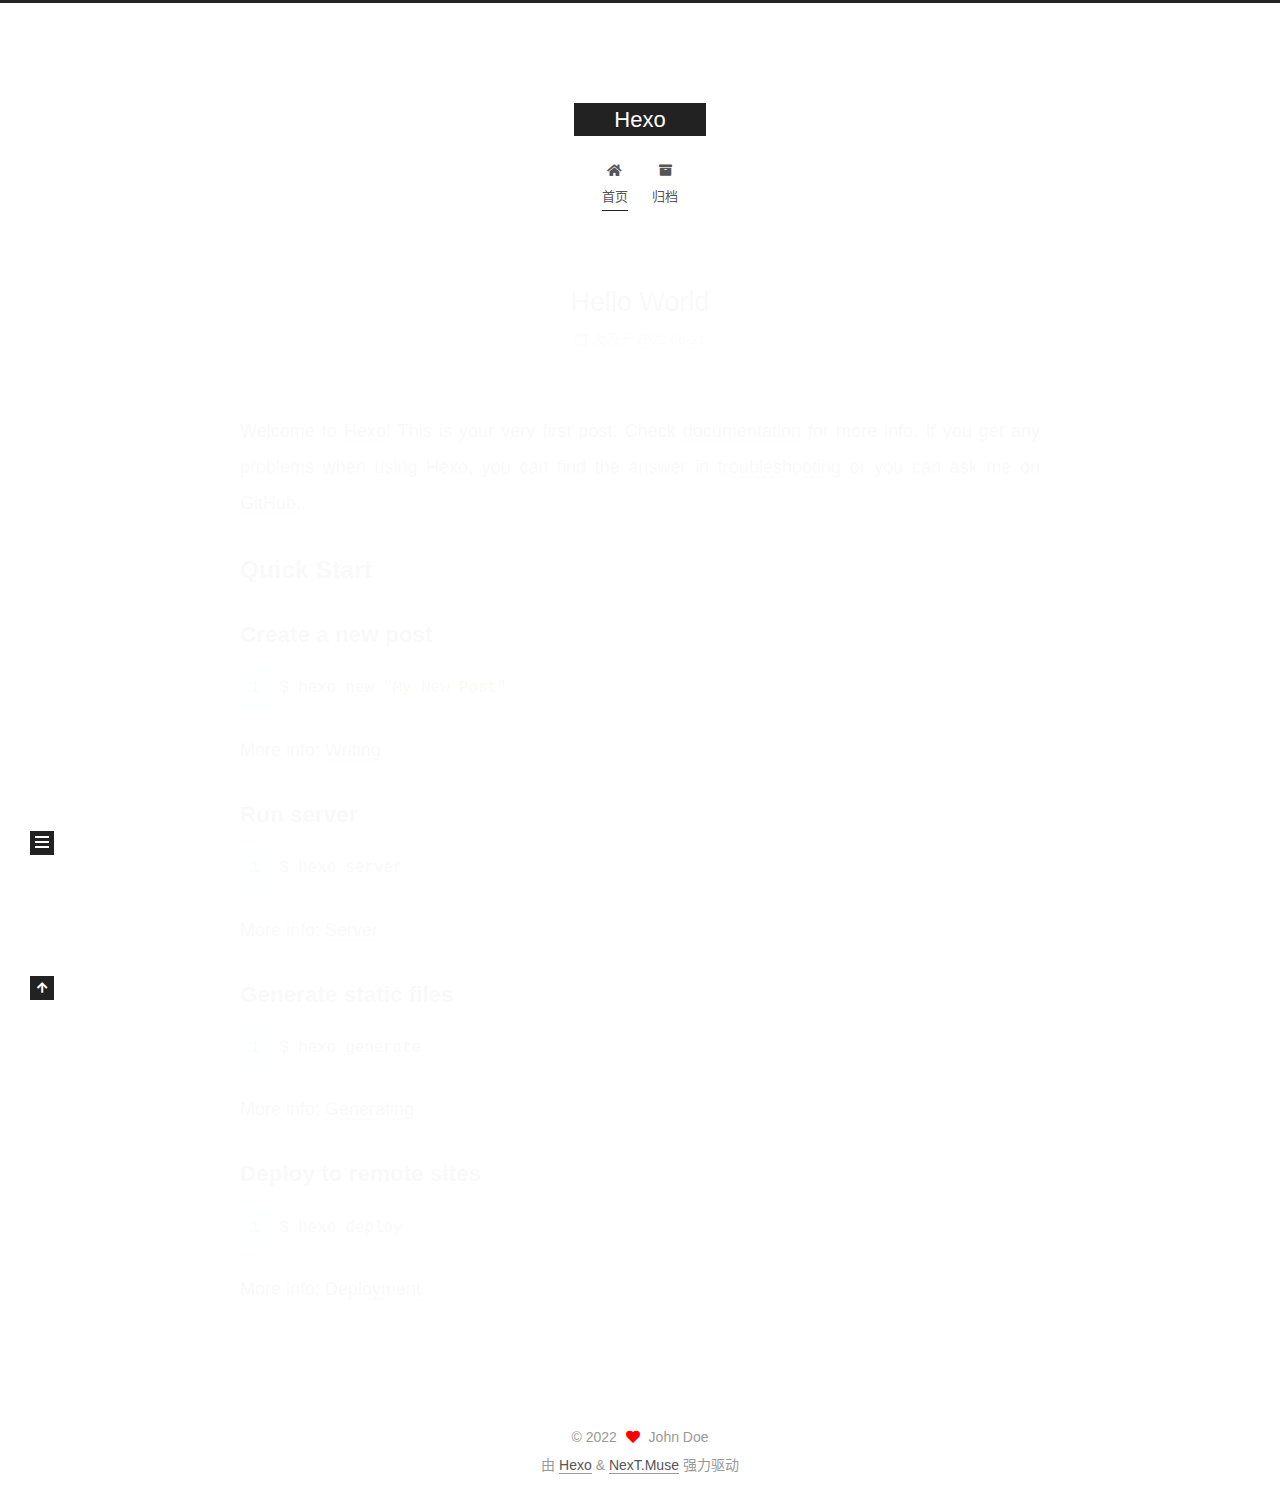
<file: index.html>
<!DOCTYPE html>
<html lang="zh-CN">
<head>
  <meta charset="UTF-8">
<meta name="viewport" content="width=device-width, initial-scale=1, maximum-scale=2">
<meta name="theme-color" content="#222">
<meta name="generator" content="Hexo 6.2.0">
  <link rel="apple-touch-icon" sizes="180x180" href="/images/apple-touch-icon-next.png">
  <link rel="icon" type="image/png" sizes="32x32" href="/images/favicon-32x32-next.png">
  <link rel="icon" type="image/png" sizes="16x16" href="/images/favicon-16x16-next.png">
  <link rel="mask-icon" href="/images/logo.svg" color="#222">

<link rel="stylesheet" href="/css/main.css">


<link rel="stylesheet" href="/lib/font-awesome/css/all.min.css">

<script id="hexo-configurations">
    var NexT = window.NexT || {};
    var CONFIG = {"hostname":"example.com","root":"/","scheme":"Muse","version":"7.8.0","exturl":false,"sidebar":{"position":"left","display":"post","padding":18,"offset":12,"onmobile":false},"copycode":{"enable":false,"show_result":false,"style":null},"back2top":{"enable":true,"sidebar":false,"scrollpercent":false},"bookmark":{"enable":false,"color":"#222","save":"auto"},"fancybox":false,"mediumzoom":false,"lazyload":false,"pangu":false,"comments":{"style":"tabs","active":null,"storage":true,"lazyload":false,"nav":null},"algolia":{"hits":{"per_page":10},"labels":{"input_placeholder":"Search for Posts","hits_empty":"We didn't find any results for the search: ${query}","hits_stats":"${hits} results found in ${time} ms"}},"localsearch":{"enable":false,"trigger":"auto","top_n_per_article":1,"unescape":false,"preload":false},"motion":{"enable":true,"async":false,"transition":{"post_block":"fadeIn","post_header":"slideDownIn","post_body":"slideDownIn","coll_header":"slideLeftIn","sidebar":"slideUpIn"}}};
  </script>

  <meta property="og:type" content="website">
<meta property="og:title" content="Hexo">
<meta property="og:url" content="http://example.com/index.html">
<meta property="og:site_name" content="Hexo">
<meta property="og:locale" content="zh_CN">
<meta property="article:author" content="John Doe">
<meta name="twitter:card" content="summary">

<link rel="canonical" href="http://example.com/">


<script id="page-configurations">
  // https://hexo.io/docs/variables.html
  CONFIG.page = {
    sidebar: "",
    isHome : true,
    isPost : false,
    lang   : 'zh-CN'
  };
</script>

  <title>Hexo</title>
  






  <noscript>
  <style>
  .use-motion .brand,
  .use-motion .menu-item,
  .sidebar-inner,
  .use-motion .post-block,
  .use-motion .pagination,
  .use-motion .comments,
  .use-motion .post-header,
  .use-motion .post-body,
  .use-motion .collection-header { opacity: initial; }

  .use-motion .site-title,
  .use-motion .site-subtitle {
    opacity: initial;
    top: initial;
  }

  .use-motion .logo-line-before i { left: initial; }
  .use-motion .logo-line-after i { right: initial; }
  </style>
</noscript>

</head>

<body itemscope itemtype="http://schema.org/WebPage">
  <div class="container use-motion">
    <div class="headband"></div>

    <header class="header" itemscope itemtype="http://schema.org/WPHeader">
      <div class="header-inner"><div class="site-brand-container">
  <div class="site-nav-toggle">
    <div class="toggle" aria-label="切换导航栏">
      <span class="toggle-line toggle-line-first"></span>
      <span class="toggle-line toggle-line-middle"></span>
      <span class="toggle-line toggle-line-last"></span>
    </div>
  </div>

  <div class="site-meta">

    <a href="/" class="brand" rel="start">
      <span class="logo-line-before"><i></i></span>
      <h1 class="site-title">Hexo</h1>
      <span class="logo-line-after"><i></i></span>
    </a>
  </div>

  <div class="site-nav-right">
    <div class="toggle popup-trigger">
    </div>
  </div>
</div>




<nav class="site-nav">
  <ul id="menu" class="main-menu menu">
        <li class="menu-item menu-item-home">

    <a href="/" rel="section"><i class="fa fa-home fa-fw"></i>首页</a>

  </li>
        <li class="menu-item menu-item-archives">

    <a href="/archives/" rel="section"><i class="fa fa-archive fa-fw"></i>归档</a>

  </li>
  </ul>
</nav>




</div>
    </header>

    
  <div class="back-to-top">
    <i class="fa fa-arrow-up"></i>
    <span>0%</span>
  </div>


    <main class="main">
      <div class="main-inner">
        <div class="content-wrap">
          

          <div class="content index posts-expand">
            
      
  
  
  <article itemscope itemtype="http://schema.org/Article" class="post-block" lang="zh-CN">
    <link itemprop="mainEntityOfPage" href="http://example.com/2022/06/21/hello-world/">

    <span hidden itemprop="author" itemscope itemtype="http://schema.org/Person">
      <meta itemprop="image" content="/images/avatar.gif">
      <meta itemprop="name" content="John Doe">
      <meta itemprop="description" content="">
    </span>

    <span hidden itemprop="publisher" itemscope itemtype="http://schema.org/Organization">
      <meta itemprop="name" content="Hexo">
    </span>
      <header class="post-header">
        <h2 class="post-title" itemprop="name headline">
          
            <a href="/2022/06/21/hello-world/" class="post-title-link" itemprop="url">Hello World</a>
        </h2>

        <div class="post-meta">
            <span class="post-meta-item">
              <span class="post-meta-item-icon">
                <i class="far fa-calendar"></i>
              </span>
              <span class="post-meta-item-text">发表于</span>

              <time title="创建时间：2022-06-21 13:57:02" itemprop="dateCreated datePublished" datetime="2022-06-21T13:57:02+08:00">2022-06-21</time>
            </span>

          

        </div>
      </header>

    
    
    
    <div class="post-body" itemprop="articleBody">

      
          <p>Welcome to <a target="_blank" rel="noopener" href="https://hexo.io/">Hexo</a>! This is your very first post. Check <a target="_blank" rel="noopener" href="https://hexo.io/docs/">documentation</a> for more info. If you get any problems when using Hexo, you can find the answer in <a target="_blank" rel="noopener" href="https://hexo.io/docs/troubleshooting.html">troubleshooting</a> or you can ask me on <a target="_blank" rel="noopener" href="https://github.com/hexojs/hexo/issues">GitHub</a>.</p>
<h2 id="Quick-Start"><a href="#Quick-Start" class="headerlink" title="Quick Start"></a>Quick Start</h2><h3 id="Create-a-new-post"><a href="#Create-a-new-post" class="headerlink" title="Create a new post"></a>Create a new post</h3><figure class="highlight bash"><table><tr><td class="gutter"><pre><span class="line">1</span><br></pre></td><td class="code"><pre><span class="line">$ hexo new <span class="string">&quot;My New Post&quot;</span></span><br></pre></td></tr></table></figure>

<p>More info: <a target="_blank" rel="noopener" href="https://hexo.io/docs/writing.html">Writing</a></p>
<h3 id="Run-server"><a href="#Run-server" class="headerlink" title="Run server"></a>Run server</h3><figure class="highlight bash"><table><tr><td class="gutter"><pre><span class="line">1</span><br></pre></td><td class="code"><pre><span class="line">$ hexo server</span><br></pre></td></tr></table></figure>

<p>More info: <a target="_blank" rel="noopener" href="https://hexo.io/docs/server.html">Server</a></p>
<h3 id="Generate-static-files"><a href="#Generate-static-files" class="headerlink" title="Generate static files"></a>Generate static files</h3><figure class="highlight bash"><table><tr><td class="gutter"><pre><span class="line">1</span><br></pre></td><td class="code"><pre><span class="line">$ hexo generate</span><br></pre></td></tr></table></figure>

<p>More info: <a target="_blank" rel="noopener" href="https://hexo.io/docs/generating.html">Generating</a></p>
<h3 id="Deploy-to-remote-sites"><a href="#Deploy-to-remote-sites" class="headerlink" title="Deploy to remote sites"></a>Deploy to remote sites</h3><figure class="highlight bash"><table><tr><td class="gutter"><pre><span class="line">1</span><br></pre></td><td class="code"><pre><span class="line">$ hexo deploy</span><br></pre></td></tr></table></figure>

<p>More info: <a target="_blank" rel="noopener" href="https://hexo.io/docs/one-command-deployment.html">Deployment</a></p>

      
    </div>

    
    
    
      <footer class="post-footer">
        <div class="post-eof"></div>
      </footer>
  </article>
  
  
  


  



          </div>
          

<script>
  window.addEventListener('tabs:register', () => {
    let { activeClass } = CONFIG.comments;
    if (CONFIG.comments.storage) {
      activeClass = localStorage.getItem('comments_active') || activeClass;
    }
    if (activeClass) {
      let activeTab = document.querySelector(`a[href="#comment-${activeClass}"]`);
      if (activeTab) {
        activeTab.click();
      }
    }
  });
  if (CONFIG.comments.storage) {
    window.addEventListener('tabs:click', event => {
      if (!event.target.matches('.tabs-comment .tab-content .tab-pane')) return;
      let commentClass = event.target.classList[1];
      localStorage.setItem('comments_active', commentClass);
    });
  }
</script>

        </div>
          
  
  <div class="toggle sidebar-toggle">
    <span class="toggle-line toggle-line-first"></span>
    <span class="toggle-line toggle-line-middle"></span>
    <span class="toggle-line toggle-line-last"></span>
  </div>

  <aside class="sidebar">
    <div class="sidebar-inner">

      <ul class="sidebar-nav motion-element">
        <li class="sidebar-nav-toc">
          文章目录
        </li>
        <li class="sidebar-nav-overview">
          站点概览
        </li>
      </ul>

      <!--noindex-->
      <div class="post-toc-wrap sidebar-panel">
      </div>
      <!--/noindex-->

      <div class="site-overview-wrap sidebar-panel">
        <div class="site-author motion-element" itemprop="author" itemscope itemtype="http://schema.org/Person">
  <p class="site-author-name" itemprop="name">John Doe</p>
  <div class="site-description" itemprop="description"></div>
</div>
<div class="site-state-wrap motion-element">
  <nav class="site-state">
      <div class="site-state-item site-state-posts">
          <a href="/archives/">
        
          <span class="site-state-item-count">1</span>
          <span class="site-state-item-name">日志</span>
        </a>
      </div>
  </nav>
</div>



      </div>

    </div>
  </aside>
  <div id="sidebar-dimmer"></div>


      </div>
    </main>

    <footer class="footer">
      <div class="footer-inner">
        

        

<div class="copyright">
  
  &copy; 
  <span itemprop="copyrightYear">2022</span>
  <span class="with-love">
    <i class="fa fa-heart"></i>
  </span>
  <span class="author" itemprop="copyrightHolder">John Doe</span>
</div>
  <div class="powered-by">由 <a href="https://hexo.io/" class="theme-link" rel="noopener" target="_blank">Hexo</a> & <a href="https://muse.theme-next.org/" class="theme-link" rel="noopener" target="_blank">NexT.Muse</a> 强力驱动
  </div>

        








      </div>
    </footer>
  </div>

  
  <script src="/lib/anime.min.js"></script>
  <script src="/lib/velocity/velocity.min.js"></script>
  <script src="/lib/velocity/velocity.ui.min.js"></script>

<script src="/js/utils.js"></script>

<script src="/js/motion.js"></script>


<script src="/js/schemes/muse.js"></script>


<script src="/js/next-boot.js"></script>




  















  

  

</body>
</html>
</file>
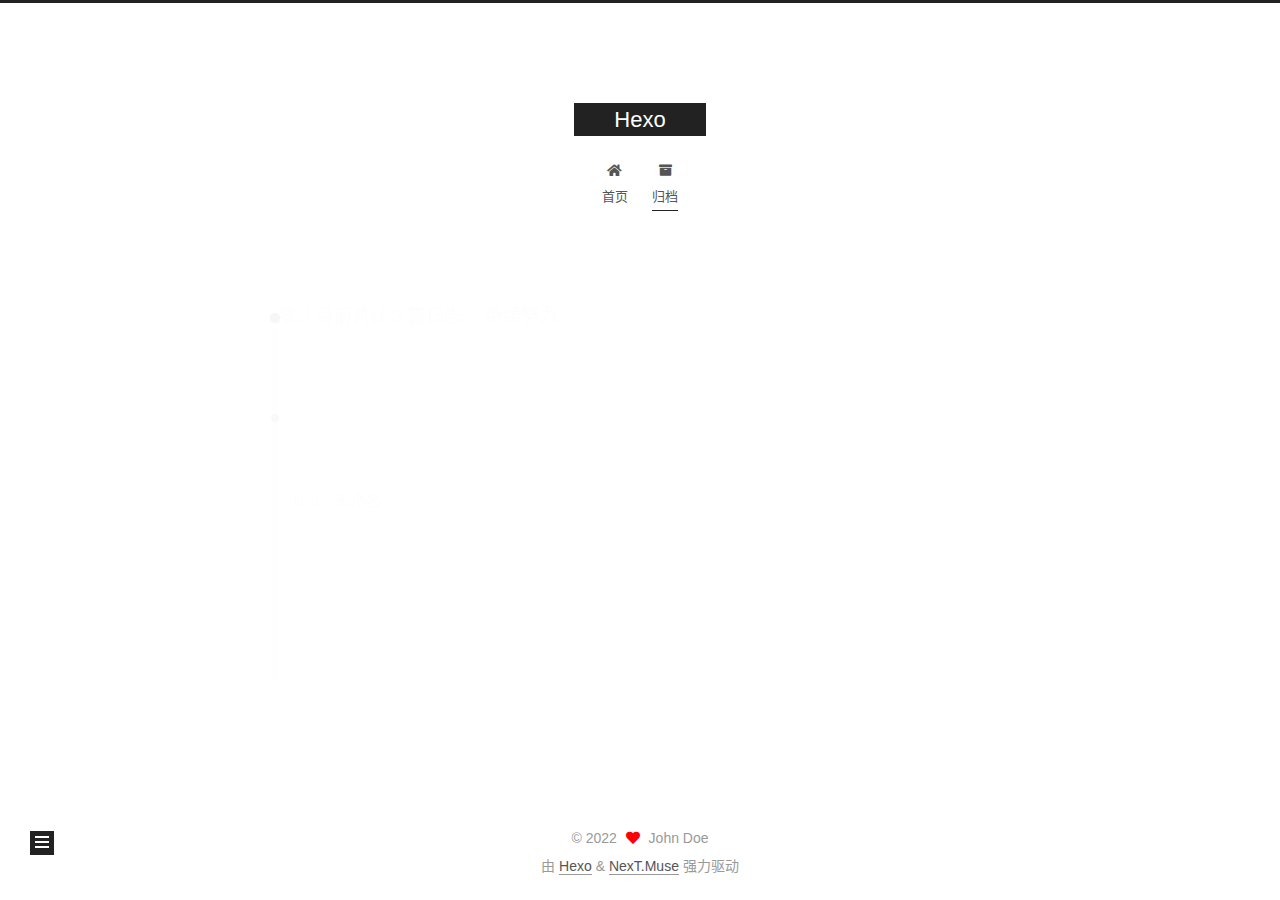
<file: archives/index.html>
<!DOCTYPE html>
<html lang="zh-CN">
<head>
  <meta charset="UTF-8">
<meta name="viewport" content="width=device-width, initial-scale=1, maximum-scale=2">
<meta name="theme-color" content="#222">
<meta name="generator" content="Hexo 6.2.0">
  <link rel="apple-touch-icon" sizes="180x180" href="/images/apple-touch-icon-next.png">
  <link rel="icon" type="image/png" sizes="32x32" href="/images/favicon-32x32-next.png">
  <link rel="icon" type="image/png" sizes="16x16" href="/images/favicon-16x16-next.png">
  <link rel="mask-icon" href="/images/logo.svg" color="#222">

<link rel="stylesheet" href="/css/main.css">


<link rel="stylesheet" href="/lib/font-awesome/css/all.min.css">

<script id="hexo-configurations">
    var NexT = window.NexT || {};
    var CONFIG = {"hostname":"example.com","root":"/","scheme":"Muse","version":"7.8.0","exturl":false,"sidebar":{"position":"left","display":"post","padding":18,"offset":12,"onmobile":false},"copycode":{"enable":false,"show_result":false,"style":null},"back2top":{"enable":true,"sidebar":false,"scrollpercent":false},"bookmark":{"enable":false,"color":"#222","save":"auto"},"fancybox":false,"mediumzoom":false,"lazyload":false,"pangu":false,"comments":{"style":"tabs","active":null,"storage":true,"lazyload":false,"nav":null},"algolia":{"hits":{"per_page":10},"labels":{"input_placeholder":"Search for Posts","hits_empty":"We didn't find any results for the search: ${query}","hits_stats":"${hits} results found in ${time} ms"}},"localsearch":{"enable":false,"trigger":"auto","top_n_per_article":1,"unescape":false,"preload":false},"motion":{"enable":true,"async":false,"transition":{"post_block":"fadeIn","post_header":"slideDownIn","post_body":"slideDownIn","coll_header":"slideLeftIn","sidebar":"slideUpIn"}}};
  </script>

  <meta property="og:type" content="website">
<meta property="og:title" content="Hexo">
<meta property="og:url" content="http://example.com/archives/index.html">
<meta property="og:site_name" content="Hexo">
<meta property="og:locale" content="zh_CN">
<meta property="article:author" content="John Doe">
<meta name="twitter:card" content="summary">

<link rel="canonical" href="http://example.com/archives/">


<script id="page-configurations">
  // https://hexo.io/docs/variables.html
  CONFIG.page = {
    sidebar: "",
    isHome : false,
    isPost : false,
    lang   : 'zh-CN'
  };
</script>

  <title>归档 | Hexo</title>
  






  <noscript>
  <style>
  .use-motion .brand,
  .use-motion .menu-item,
  .sidebar-inner,
  .use-motion .post-block,
  .use-motion .pagination,
  .use-motion .comments,
  .use-motion .post-header,
  .use-motion .post-body,
  .use-motion .collection-header { opacity: initial; }

  .use-motion .site-title,
  .use-motion .site-subtitle {
    opacity: initial;
    top: initial;
  }

  .use-motion .logo-line-before i { left: initial; }
  .use-motion .logo-line-after i { right: initial; }
  </style>
</noscript>

</head>

<body itemscope itemtype="http://schema.org/WebPage">
  <div class="container use-motion">
    <div class="headband"></div>

    <header class="header" itemscope itemtype="http://schema.org/WPHeader">
      <div class="header-inner"><div class="site-brand-container">
  <div class="site-nav-toggle">
    <div class="toggle" aria-label="切换导航栏">
      <span class="toggle-line toggle-line-first"></span>
      <span class="toggle-line toggle-line-middle"></span>
      <span class="toggle-line toggle-line-last"></span>
    </div>
  </div>

  <div class="site-meta">

    <a href="/" class="brand" rel="start">
      <span class="logo-line-before"><i></i></span>
      <h1 class="site-title">Hexo</h1>
      <span class="logo-line-after"><i></i></span>
    </a>
  </div>

  <div class="site-nav-right">
    <div class="toggle popup-trigger">
    </div>
  </div>
</div>




<nav class="site-nav">
  <ul id="menu" class="main-menu menu">
        <li class="menu-item menu-item-home">

    <a href="/" rel="section"><i class="fa fa-home fa-fw"></i>首页</a>

  </li>
        <li class="menu-item menu-item-archives">

    <a href="/archives/" rel="section"><i class="fa fa-archive fa-fw"></i>归档</a>

  </li>
  </ul>
</nav>




</div>
    </header>

    
  <div class="back-to-top">
    <i class="fa fa-arrow-up"></i>
    <span>0%</span>
  </div>


    <main class="main">
      <div class="main-inner">
        <div class="content-wrap">
          

          <div class="content archive">
            

  
  
  
  <div class="post-block">
    <div class="posts-collapse">
      <div class="collection-title">
        <span class="collection-header">嗯..! 目前共计 3 篇日志。 继续努力。</span>
      </div>

      
    <div class="collection-year">
      <span class="collection-header">2022</span>
    </div>

  <article itemscope itemtype="http://schema.org/Article">
    <header class="post-header">

      <div class="post-meta">
        <time itemprop="dateCreated"
              datetime="2022-06-21T15:10:43+08:00"
              content="2022-06-21">
          06-21
        </time>
      </div>

      <div class="post-title">
          <a class="post-title-link" href="/2022/06/21/%E6%93%8D%E4%BD%9C%E7%B3%BB%E7%BB%9F/" itemprop="url">
            <span itemprop="name">未命名</span>
          </a>
      </div>

    </header>
  </article>

  <article itemscope itemtype="http://schema.org/Article">
    <header class="post-header">

      <div class="post-meta">
        <time itemprop="dateCreated"
              datetime="2022-06-21T15:03:47+08:00"
              content="2022-06-21">
          06-21
        </time>
      </div>

      <div class="post-title">
          <a class="post-title-link" href="/2022/06/21/%E8%AE%A1%E7%AE%97%E6%9C%BA%E7%BD%91%E7%BB%9C/" itemprop="url">
            <span itemprop="name">计算机网络</span>
          </a>
      </div>

    </header>
  </article>

  <article itemscope itemtype="http://schema.org/Article">
    <header class="post-header">

      <div class="post-meta">
        <time itemprop="dateCreated"
              datetime="2022-06-21T13:57:02+08:00"
              content="2022-06-21">
          06-21
        </time>
      </div>

      <div class="post-title">
          <a class="post-title-link" href="/2022/06/21/hello-world/" itemprop="url">
            <span itemprop="name">Hello World</span>
          </a>
      </div>

    </header>
  </article>


    </div>
  </div>
  
  
  

  



          </div>
          

<script>
  window.addEventListener('tabs:register', () => {
    let { activeClass } = CONFIG.comments;
    if (CONFIG.comments.storage) {
      activeClass = localStorage.getItem('comments_active') || activeClass;
    }
    if (activeClass) {
      let activeTab = document.querySelector(`a[href="#comment-${activeClass}"]`);
      if (activeTab) {
        activeTab.click();
      }
    }
  });
  if (CONFIG.comments.storage) {
    window.addEventListener('tabs:click', event => {
      if (!event.target.matches('.tabs-comment .tab-content .tab-pane')) return;
      let commentClass = event.target.classList[1];
      localStorage.setItem('comments_active', commentClass);
    });
  }
</script>

        </div>
          
  
  <div class="toggle sidebar-toggle">
    <span class="toggle-line toggle-line-first"></span>
    <span class="toggle-line toggle-line-middle"></span>
    <span class="toggle-line toggle-line-last"></span>
  </div>

  <aside class="sidebar">
    <div class="sidebar-inner">

      <ul class="sidebar-nav motion-element">
        <li class="sidebar-nav-toc">
          文章目录
        </li>
        <li class="sidebar-nav-overview">
          站点概览
        </li>
      </ul>

      <!--noindex-->
      <div class="post-toc-wrap sidebar-panel">
      </div>
      <!--/noindex-->

      <div class="site-overview-wrap sidebar-panel">
        <div class="site-author motion-element" itemprop="author" itemscope itemtype="http://schema.org/Person">
  <p class="site-author-name" itemprop="name">John Doe</p>
  <div class="site-description" itemprop="description"></div>
</div>
<div class="site-state-wrap motion-element">
  <nav class="site-state">
      <div class="site-state-item site-state-posts">
          <a href="/archives/">
        
          <span class="site-state-item-count">3</span>
          <span class="site-state-item-name">日志</span>
        </a>
      </div>
  </nav>
</div>



      </div>

    </div>
  </aside>
  <div id="sidebar-dimmer"></div>


      </div>
    </main>

    <footer class="footer">
      <div class="footer-inner">
        

        

<div class="copyright">
  
  &copy; 
  <span itemprop="copyrightYear">2022</span>
  <span class="with-love">
    <i class="fa fa-heart"></i>
  </span>
  <span class="author" itemprop="copyrightHolder">John Doe</span>
</div>
  <div class="powered-by">由 <a href="https://hexo.io/" class="theme-link" rel="noopener" target="_blank">Hexo</a> & <a href="https://muse.theme-next.org/" class="theme-link" rel="noopener" target="_blank">NexT.Muse</a> 强力驱动
  </div>

        








      </div>
    </footer>
  </div>

  
  <script src="/lib/anime.min.js"></script>
  <script src="/lib/velocity/velocity.min.js"></script>
  <script src="/lib/velocity/velocity.ui.min.js"></script>

<script src="/js/utils.js"></script>

<script src="/js/motion.js"></script>


<script src="/js/schemes/muse.js"></script>


<script src="/js/next-boot.js"></script>




  















  

  

</body>
</html>
</file>
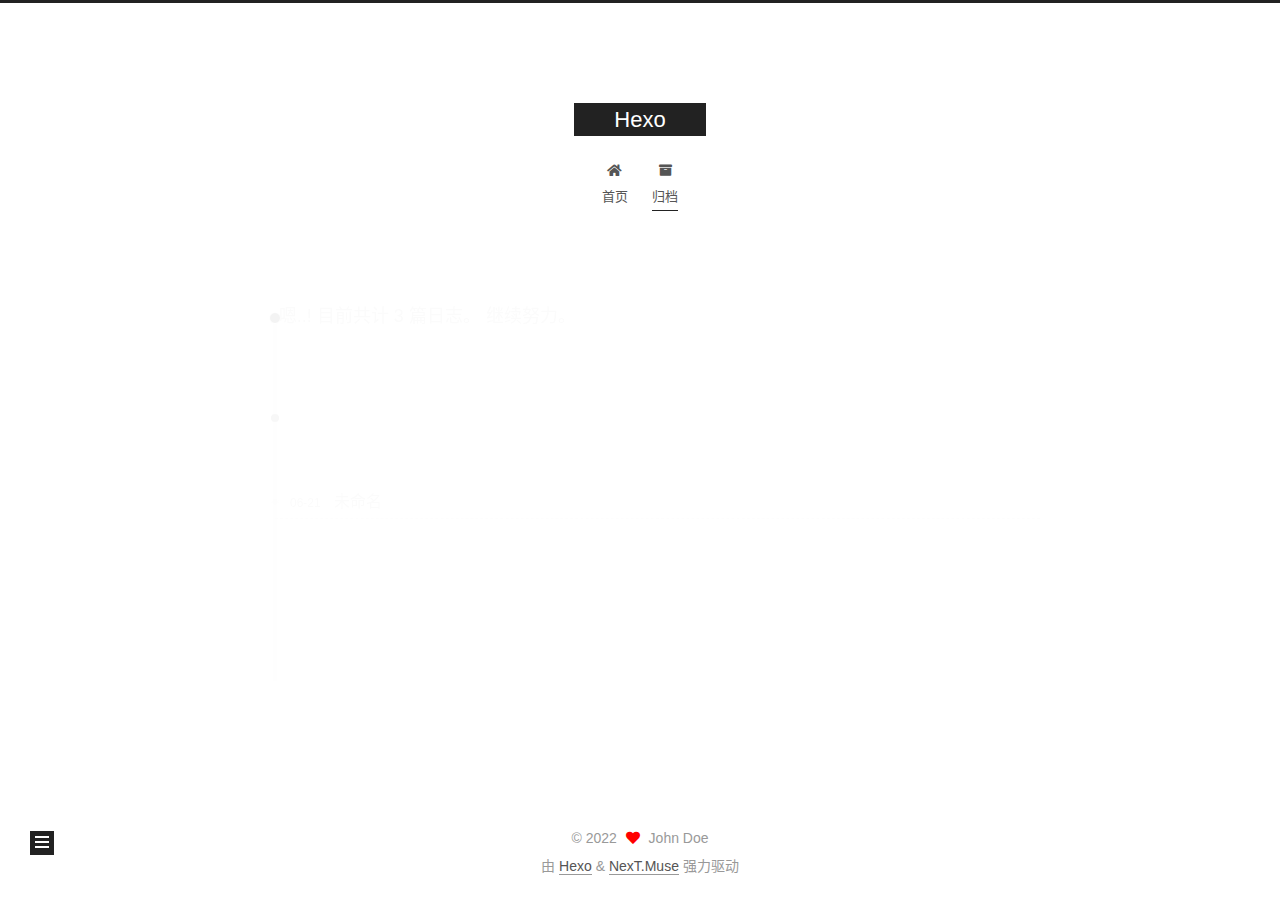
<file: archives/2022/index.html>
<!DOCTYPE html>
<html lang="zh-CN">
<head>
  <meta charset="UTF-8">
<meta name="viewport" content="width=device-width, initial-scale=1, maximum-scale=2">
<meta name="theme-color" content="#222">
<meta name="generator" content="Hexo 6.2.0">
  <link rel="apple-touch-icon" sizes="180x180" href="/images/apple-touch-icon-next.png">
  <link rel="icon" type="image/png" sizes="32x32" href="/images/favicon-32x32-next.png">
  <link rel="icon" type="image/png" sizes="16x16" href="/images/favicon-16x16-next.png">
  <link rel="mask-icon" href="/images/logo.svg" color="#222">

<link rel="stylesheet" href="/css/main.css">


<link rel="stylesheet" href="/lib/font-awesome/css/all.min.css">

<script id="hexo-configurations">
    var NexT = window.NexT || {};
    var CONFIG = {"hostname":"example.com","root":"/","scheme":"Muse","version":"7.8.0","exturl":false,"sidebar":{"position":"left","display":"post","padding":18,"offset":12,"onmobile":false},"copycode":{"enable":false,"show_result":false,"style":null},"back2top":{"enable":true,"sidebar":false,"scrollpercent":false},"bookmark":{"enable":false,"color":"#222","save":"auto"},"fancybox":false,"mediumzoom":false,"lazyload":false,"pangu":false,"comments":{"style":"tabs","active":null,"storage":true,"lazyload":false,"nav":null},"algolia":{"hits":{"per_page":10},"labels":{"input_placeholder":"Search for Posts","hits_empty":"We didn't find any results for the search: ${query}","hits_stats":"${hits} results found in ${time} ms"}},"localsearch":{"enable":false,"trigger":"auto","top_n_per_article":1,"unescape":false,"preload":false},"motion":{"enable":true,"async":false,"transition":{"post_block":"fadeIn","post_header":"slideDownIn","post_body":"slideDownIn","coll_header":"slideLeftIn","sidebar":"slideUpIn"}}};
  </script>

  <meta property="og:type" content="website">
<meta property="og:title" content="Hexo">
<meta property="og:url" content="http://example.com/archives/2022/index.html">
<meta property="og:site_name" content="Hexo">
<meta property="og:locale" content="zh_CN">
<meta property="article:author" content="John Doe">
<meta name="twitter:card" content="summary">

<link rel="canonical" href="http://example.com/archives/2022/">


<script id="page-configurations">
  // https://hexo.io/docs/variables.html
  CONFIG.page = {
    sidebar: "",
    isHome : false,
    isPost : false,
    lang   : 'zh-CN'
  };
</script>

  <title>归档 | Hexo</title>
  






  <noscript>
  <style>
  .use-motion .brand,
  .use-motion .menu-item,
  .sidebar-inner,
  .use-motion .post-block,
  .use-motion .pagination,
  .use-motion .comments,
  .use-motion .post-header,
  .use-motion .post-body,
  .use-motion .collection-header { opacity: initial; }

  .use-motion .site-title,
  .use-motion .site-subtitle {
    opacity: initial;
    top: initial;
  }

  .use-motion .logo-line-before i { left: initial; }
  .use-motion .logo-line-after i { right: initial; }
  </style>
</noscript>

</head>

<body itemscope itemtype="http://schema.org/WebPage">
  <div class="container use-motion">
    <div class="headband"></div>

    <header class="header" itemscope itemtype="http://schema.org/WPHeader">
      <div class="header-inner"><div class="site-brand-container">
  <div class="site-nav-toggle">
    <div class="toggle" aria-label="切换导航栏">
      <span class="toggle-line toggle-line-first"></span>
      <span class="toggle-line toggle-line-middle"></span>
      <span class="toggle-line toggle-line-last"></span>
    </div>
  </div>

  <div class="site-meta">

    <a href="/" class="brand" rel="start">
      <span class="logo-line-before"><i></i></span>
      <h1 class="site-title">Hexo</h1>
      <span class="logo-line-after"><i></i></span>
    </a>
  </div>

  <div class="site-nav-right">
    <div class="toggle popup-trigger">
    </div>
  </div>
</div>




<nav class="site-nav">
  <ul id="menu" class="main-menu menu">
        <li class="menu-item menu-item-home">

    <a href="/" rel="section"><i class="fa fa-home fa-fw"></i>首页</a>

  </li>
        <li class="menu-item menu-item-archives">

    <a href="/archives/" rel="section"><i class="fa fa-archive fa-fw"></i>归档</a>

  </li>
  </ul>
</nav>




</div>
    </header>

    
  <div class="back-to-top">
    <i class="fa fa-arrow-up"></i>
    <span>0%</span>
  </div>


    <main class="main">
      <div class="main-inner">
        <div class="content-wrap">
          

          <div class="content archive">
            

  
  
  
  <div class="post-block">
    <div class="posts-collapse">
      <div class="collection-title">
        <span class="collection-header">嗯..! 目前共计 3 篇日志。 继续努力。</span>
      </div>

      
    <div class="collection-year">
      <span class="collection-header">2022</span>
    </div>

  <article itemscope itemtype="http://schema.org/Article">
    <header class="post-header">

      <div class="post-meta">
        <time itemprop="dateCreated"
              datetime="2022-06-21T15:10:43+08:00"
              content="2022-06-21">
          06-21
        </time>
      </div>

      <div class="post-title">
          <a class="post-title-link" href="/2022/06/21/%E6%93%8D%E4%BD%9C%E7%B3%BB%E7%BB%9F/" itemprop="url">
            <span itemprop="name">未命名</span>
          </a>
      </div>

    </header>
  </article>

  <article itemscope itemtype="http://schema.org/Article">
    <header class="post-header">

      <div class="post-meta">
        <time itemprop="dateCreated"
              datetime="2022-06-21T15:03:47+08:00"
              content="2022-06-21">
          06-21
        </time>
      </div>

      <div class="post-title">
          <a class="post-title-link" href="/2022/06/21/%E8%AE%A1%E7%AE%97%E6%9C%BA%E7%BD%91%E7%BB%9C/" itemprop="url">
            <span itemprop="name">计算机网络</span>
          </a>
      </div>

    </header>
  </article>

  <article itemscope itemtype="http://schema.org/Article">
    <header class="post-header">

      <div class="post-meta">
        <time itemprop="dateCreated"
              datetime="2022-06-21T13:57:02+08:00"
              content="2022-06-21">
          06-21
        </time>
      </div>

      <div class="post-title">
          <a class="post-title-link" href="/2022/06/21/hello-world/" itemprop="url">
            <span itemprop="name">Hello World</span>
          </a>
      </div>

    </header>
  </article>


    </div>
  </div>
  
  
  

  



          </div>
          

<script>
  window.addEventListener('tabs:register', () => {
    let { activeClass } = CONFIG.comments;
    if (CONFIG.comments.storage) {
      activeClass = localStorage.getItem('comments_active') || activeClass;
    }
    if (activeClass) {
      let activeTab = document.querySelector(`a[href="#comment-${activeClass}"]`);
      if (activeTab) {
        activeTab.click();
      }
    }
  });
  if (CONFIG.comments.storage) {
    window.addEventListener('tabs:click', event => {
      if (!event.target.matches('.tabs-comment .tab-content .tab-pane')) return;
      let commentClass = event.target.classList[1];
      localStorage.setItem('comments_active', commentClass);
    });
  }
</script>

        </div>
          
  
  <div class="toggle sidebar-toggle">
    <span class="toggle-line toggle-line-first"></span>
    <span class="toggle-line toggle-line-middle"></span>
    <span class="toggle-line toggle-line-last"></span>
  </div>

  <aside class="sidebar">
    <div class="sidebar-inner">

      <ul class="sidebar-nav motion-element">
        <li class="sidebar-nav-toc">
          文章目录
        </li>
        <li class="sidebar-nav-overview">
          站点概览
        </li>
      </ul>

      <!--noindex-->
      <div class="post-toc-wrap sidebar-panel">
      </div>
      <!--/noindex-->

      <div class="site-overview-wrap sidebar-panel">
        <div class="site-author motion-element" itemprop="author" itemscope itemtype="http://schema.org/Person">
  <p class="site-author-name" itemprop="name">John Doe</p>
  <div class="site-description" itemprop="description"></div>
</div>
<div class="site-state-wrap motion-element">
  <nav class="site-state">
      <div class="site-state-item site-state-posts">
          <a href="/archives/">
        
          <span class="site-state-item-count">3</span>
          <span class="site-state-item-name">日志</span>
        </a>
      </div>
  </nav>
</div>



      </div>

    </div>
  </aside>
  <div id="sidebar-dimmer"></div>


      </div>
    </main>

    <footer class="footer">
      <div class="footer-inner">
        

        

<div class="copyright">
  
  &copy; 
  <span itemprop="copyrightYear">2022</span>
  <span class="with-love">
    <i class="fa fa-heart"></i>
  </span>
  <span class="author" itemprop="copyrightHolder">John Doe</span>
</div>
  <div class="powered-by">由 <a href="https://hexo.io/" class="theme-link" rel="noopener" target="_blank">Hexo</a> & <a href="https://muse.theme-next.org/" class="theme-link" rel="noopener" target="_blank">NexT.Muse</a> 强力驱动
  </div>

        








      </div>
    </footer>
  </div>

  
  <script src="/lib/anime.min.js"></script>
  <script src="/lib/velocity/velocity.min.js"></script>
  <script src="/lib/velocity/velocity.ui.min.js"></script>

<script src="/js/utils.js"></script>

<script src="/js/motion.js"></script>


<script src="/js/schemes/muse.js"></script>


<script src="/js/next-boot.js"></script>




  















  

  

</body>
</html>
</file>
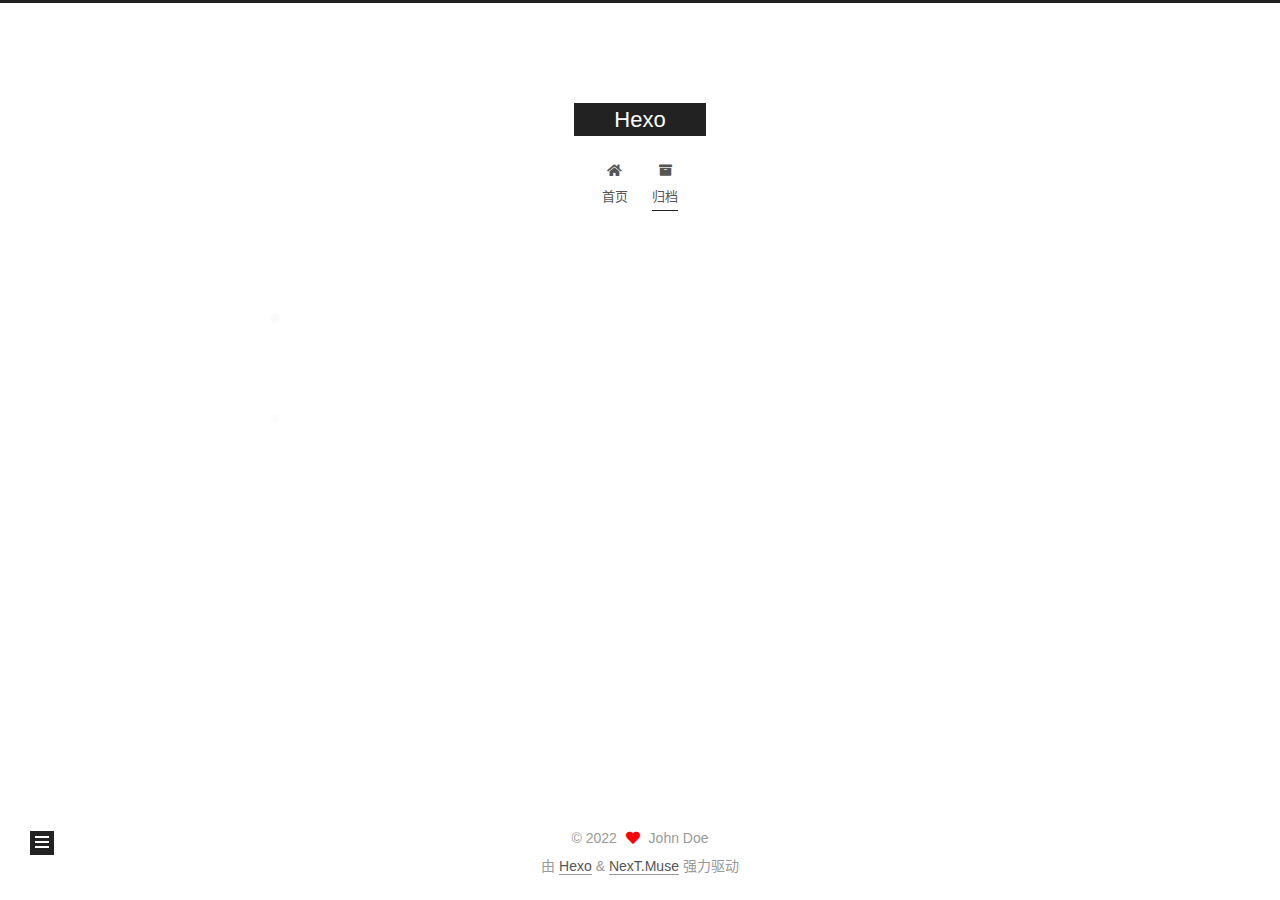
<file: archives/2022/06/index.html>
<!DOCTYPE html>
<html lang="zh-CN">
<head>
  <meta charset="UTF-8">
<meta name="viewport" content="width=device-width, initial-scale=1, maximum-scale=2">
<meta name="theme-color" content="#222">
<meta name="generator" content="Hexo 6.2.0">
  <link rel="apple-touch-icon" sizes="180x180" href="/images/apple-touch-icon-next.png">
  <link rel="icon" type="image/png" sizes="32x32" href="/images/favicon-32x32-next.png">
  <link rel="icon" type="image/png" sizes="16x16" href="/images/favicon-16x16-next.png">
  <link rel="mask-icon" href="/images/logo.svg" color="#222">

<link rel="stylesheet" href="/css/main.css">


<link rel="stylesheet" href="/lib/font-awesome/css/all.min.css">

<script id="hexo-configurations">
    var NexT = window.NexT || {};
    var CONFIG = {"hostname":"example.com","root":"/","scheme":"Muse","version":"7.8.0","exturl":false,"sidebar":{"position":"left","display":"post","padding":18,"offset":12,"onmobile":false},"copycode":{"enable":false,"show_result":false,"style":null},"back2top":{"enable":true,"sidebar":false,"scrollpercent":false},"bookmark":{"enable":false,"color":"#222","save":"auto"},"fancybox":false,"mediumzoom":false,"lazyload":false,"pangu":false,"comments":{"style":"tabs","active":null,"storage":true,"lazyload":false,"nav":null},"algolia":{"hits":{"per_page":10},"labels":{"input_placeholder":"Search for Posts","hits_empty":"We didn't find any results for the search: ${query}","hits_stats":"${hits} results found in ${time} ms"}},"localsearch":{"enable":false,"trigger":"auto","top_n_per_article":1,"unescape":false,"preload":false},"motion":{"enable":true,"async":false,"transition":{"post_block":"fadeIn","post_header":"slideDownIn","post_body":"slideDownIn","coll_header":"slideLeftIn","sidebar":"slideUpIn"}}};
  </script>

  <meta property="og:type" content="website">
<meta property="og:title" content="Hexo">
<meta property="og:url" content="http://example.com/archives/2022/06/index.html">
<meta property="og:site_name" content="Hexo">
<meta property="og:locale" content="zh_CN">
<meta property="article:author" content="John Doe">
<meta name="twitter:card" content="summary">

<link rel="canonical" href="http://example.com/archives/2022/06/">


<script id="page-configurations">
  // https://hexo.io/docs/variables.html
  CONFIG.page = {
    sidebar: "",
    isHome : false,
    isPost : false,
    lang   : 'zh-CN'
  };
</script>

  <title>归档 | Hexo</title>
  






  <noscript>
  <style>
  .use-motion .brand,
  .use-motion .menu-item,
  .sidebar-inner,
  .use-motion .post-block,
  .use-motion .pagination,
  .use-motion .comments,
  .use-motion .post-header,
  .use-motion .post-body,
  .use-motion .collection-header { opacity: initial; }

  .use-motion .site-title,
  .use-motion .site-subtitle {
    opacity: initial;
    top: initial;
  }

  .use-motion .logo-line-before i { left: initial; }
  .use-motion .logo-line-after i { right: initial; }
  </style>
</noscript>

</head>

<body itemscope itemtype="http://schema.org/WebPage">
  <div class="container use-motion">
    <div class="headband"></div>

    <header class="header" itemscope itemtype="http://schema.org/WPHeader">
      <div class="header-inner"><div class="site-brand-container">
  <div class="site-nav-toggle">
    <div class="toggle" aria-label="切换导航栏">
      <span class="toggle-line toggle-line-first"></span>
      <span class="toggle-line toggle-line-middle"></span>
      <span class="toggle-line toggle-line-last"></span>
    </div>
  </div>

  <div class="site-meta">

    <a href="/" class="brand" rel="start">
      <span class="logo-line-before"><i></i></span>
      <h1 class="site-title">Hexo</h1>
      <span class="logo-line-after"><i></i></span>
    </a>
  </div>

  <div class="site-nav-right">
    <div class="toggle popup-trigger">
    </div>
  </div>
</div>




<nav class="site-nav">
  <ul id="menu" class="main-menu menu">
        <li class="menu-item menu-item-home">

    <a href="/" rel="section"><i class="fa fa-home fa-fw"></i>首页</a>

  </li>
        <li class="menu-item menu-item-archives">

    <a href="/archives/" rel="section"><i class="fa fa-archive fa-fw"></i>归档</a>

  </li>
  </ul>
</nav>




</div>
    </header>

    
  <div class="back-to-top">
    <i class="fa fa-arrow-up"></i>
    <span>0%</span>
  </div>


    <main class="main">
      <div class="main-inner">
        <div class="content-wrap">
          

          <div class="content archive">
            

  
  
  
  <div class="post-block">
    <div class="posts-collapse">
      <div class="collection-title">
        <span class="collection-header">嗯..! 目前共计 3 篇日志。 继续努力。</span>
      </div>

      
    <div class="collection-year">
      <span class="collection-header">2022</span>
    </div>

  <article itemscope itemtype="http://schema.org/Article">
    <header class="post-header">

      <div class="post-meta">
        <time itemprop="dateCreated"
              datetime="2022-06-21T15:10:43+08:00"
              content="2022-06-21">
          06-21
        </time>
      </div>

      <div class="post-title">
          <a class="post-title-link" href="/2022/06/21/%E6%93%8D%E4%BD%9C%E7%B3%BB%E7%BB%9F/" itemprop="url">
            <span itemprop="name">未命名</span>
          </a>
      </div>

    </header>
  </article>

  <article itemscope itemtype="http://schema.org/Article">
    <header class="post-header">

      <div class="post-meta">
        <time itemprop="dateCreated"
              datetime="2022-06-21T15:03:47+08:00"
              content="2022-06-21">
          06-21
        </time>
      </div>

      <div class="post-title">
          <a class="post-title-link" href="/2022/06/21/%E8%AE%A1%E7%AE%97%E6%9C%BA%E7%BD%91%E7%BB%9C/" itemprop="url">
            <span itemprop="name">计算机网络</span>
          </a>
      </div>

    </header>
  </article>

  <article itemscope itemtype="http://schema.org/Article">
    <header class="post-header">

      <div class="post-meta">
        <time itemprop="dateCreated"
              datetime="2022-06-21T13:57:02+08:00"
              content="2022-06-21">
          06-21
        </time>
      </div>

      <div class="post-title">
          <a class="post-title-link" href="/2022/06/21/hello-world/" itemprop="url">
            <span itemprop="name">Hello World</span>
          </a>
      </div>

    </header>
  </article>


    </div>
  </div>
  
  
  

  



          </div>
          

<script>
  window.addEventListener('tabs:register', () => {
    let { activeClass } = CONFIG.comments;
    if (CONFIG.comments.storage) {
      activeClass = localStorage.getItem('comments_active') || activeClass;
    }
    if (activeClass) {
      let activeTab = document.querySelector(`a[href="#comment-${activeClass}"]`);
      if (activeTab) {
        activeTab.click();
      }
    }
  });
  if (CONFIG.comments.storage) {
    window.addEventListener('tabs:click', event => {
      if (!event.target.matches('.tabs-comment .tab-content .tab-pane')) return;
      let commentClass = event.target.classList[1];
      localStorage.setItem('comments_active', commentClass);
    });
  }
</script>

        </div>
          
  
  <div class="toggle sidebar-toggle">
    <span class="toggle-line toggle-line-first"></span>
    <span class="toggle-line toggle-line-middle"></span>
    <span class="toggle-line toggle-line-last"></span>
  </div>

  <aside class="sidebar">
    <div class="sidebar-inner">

      <ul class="sidebar-nav motion-element">
        <li class="sidebar-nav-toc">
          文章目录
        </li>
        <li class="sidebar-nav-overview">
          站点概览
        </li>
      </ul>

      <!--noindex-->
      <div class="post-toc-wrap sidebar-panel">
      </div>
      <!--/noindex-->

      <div class="site-overview-wrap sidebar-panel">
        <div class="site-author motion-element" itemprop="author" itemscope itemtype="http://schema.org/Person">
  <p class="site-author-name" itemprop="name">John Doe</p>
  <div class="site-description" itemprop="description"></div>
</div>
<div class="site-state-wrap motion-element">
  <nav class="site-state">
      <div class="site-state-item site-state-posts">
          <a href="/archives/">
        
          <span class="site-state-item-count">3</span>
          <span class="site-state-item-name">日志</span>
        </a>
      </div>
  </nav>
</div>



      </div>

    </div>
  </aside>
  <div id="sidebar-dimmer"></div>


      </div>
    </main>

    <footer class="footer">
      <div class="footer-inner">
        

        

<div class="copyright">
  
  &copy; 
  <span itemprop="copyrightYear">2022</span>
  <span class="with-love">
    <i class="fa fa-heart"></i>
  </span>
  <span class="author" itemprop="copyrightHolder">John Doe</span>
</div>
  <div class="powered-by">由 <a href="https://hexo.io/" class="theme-link" rel="noopener" target="_blank">Hexo</a> & <a href="https://muse.theme-next.org/" class="theme-link" rel="noopener" target="_blank">NexT.Muse</a> 强力驱动
  </div>

        








      </div>
    </footer>
  </div>

  
  <script src="/lib/anime.min.js"></script>
  <script src="/lib/velocity/velocity.min.js"></script>
  <script src="/lib/velocity/velocity.ui.min.js"></script>

<script src="/js/utils.js"></script>

<script src="/js/motion.js"></script>


<script src="/js/schemes/muse.js"></script>


<script src="/js/next-boot.js"></script>




  















  

  

</body>
</html>
</file>
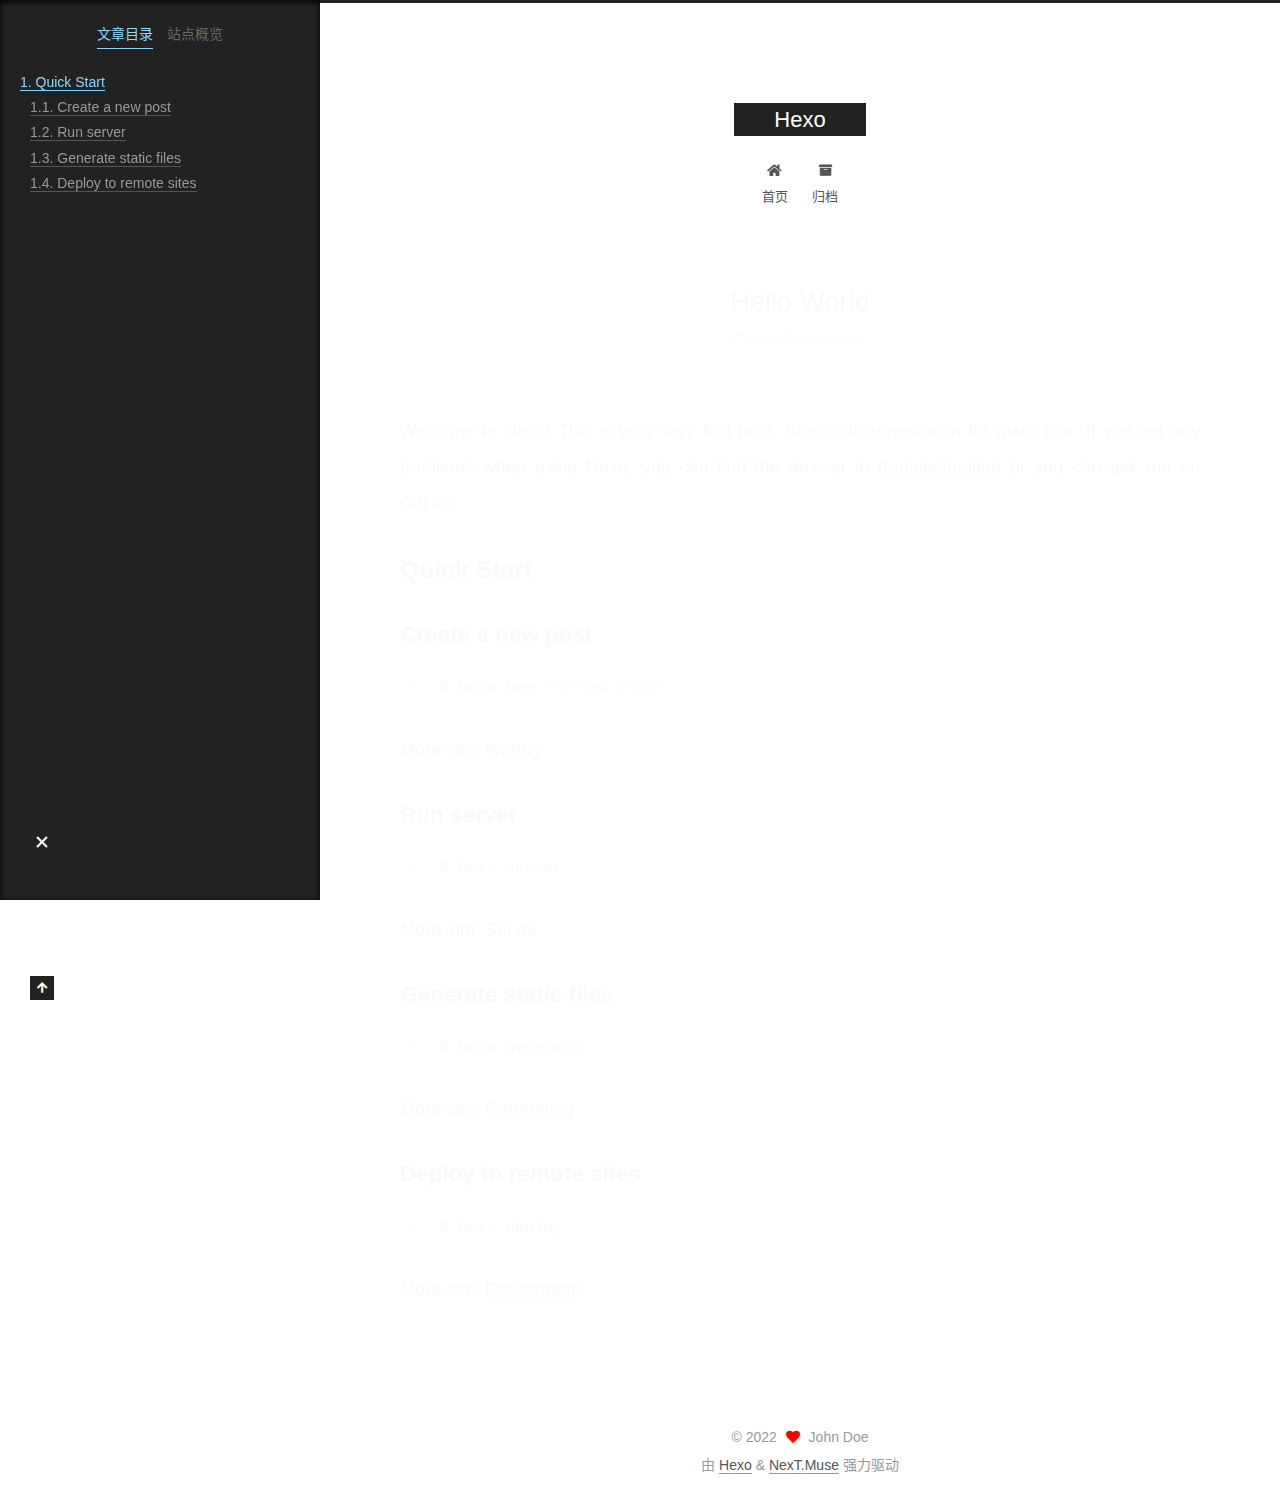
<file: 2022/06/21/hello-world/index.html>
<!DOCTYPE html>
<html lang="zh-CN">
<head>
  <meta charset="UTF-8">
<meta name="viewport" content="width=device-width, initial-scale=1, maximum-scale=2">
<meta name="theme-color" content="#222">
<meta name="generator" content="Hexo 6.2.0">
  <link rel="apple-touch-icon" sizes="180x180" href="/images/apple-touch-icon-next.png">
  <link rel="icon" type="image/png" sizes="32x32" href="/images/favicon-32x32-next.png">
  <link rel="icon" type="image/png" sizes="16x16" href="/images/favicon-16x16-next.png">
  <link rel="mask-icon" href="/images/logo.svg" color="#222">

<link rel="stylesheet" href="/css/main.css">


<link rel="stylesheet" href="/lib/font-awesome/css/all.min.css">

<script id="hexo-configurations">
    var NexT = window.NexT || {};
    var CONFIG = {"hostname":"example.com","root":"/","scheme":"Muse","version":"7.8.0","exturl":false,"sidebar":{"position":"left","display":"post","padding":18,"offset":12,"onmobile":false},"copycode":{"enable":false,"show_result":false,"style":null},"back2top":{"enable":true,"sidebar":false,"scrollpercent":false},"bookmark":{"enable":false,"color":"#222","save":"auto"},"fancybox":false,"mediumzoom":false,"lazyload":false,"pangu":false,"comments":{"style":"tabs","active":null,"storage":true,"lazyload":false,"nav":null},"algolia":{"hits":{"per_page":10},"labels":{"input_placeholder":"Search for Posts","hits_empty":"We didn't find any results for the search: ${query}","hits_stats":"${hits} results found in ${time} ms"}},"localsearch":{"enable":false,"trigger":"auto","top_n_per_article":1,"unescape":false,"preload":false},"motion":{"enable":true,"async":false,"transition":{"post_block":"fadeIn","post_header":"slideDownIn","post_body":"slideDownIn","coll_header":"slideLeftIn","sidebar":"slideUpIn"}}};
  </script>

  <meta name="description" content="Welcome to Hexo! This is your very first post. Check documentation for more info. If you get any problems when using Hexo, you can find the answer in troubleshooting or you can ask me on GitHub. Quick">
<meta property="og:type" content="article">
<meta property="og:title" content="Hello World">
<meta property="og:url" content="http://example.com/2022/06/21/hello-world/index.html">
<meta property="og:site_name" content="Hexo">
<meta property="og:description" content="Welcome to Hexo! This is your very first post. Check documentation for more info. If you get any problems when using Hexo, you can find the answer in troubleshooting or you can ask me on GitHub. Quick">
<meta property="og:locale" content="zh_CN">
<meta property="article:published_time" content="2022-06-21T05:57:02.372Z">
<meta property="article:modified_time" content="2022-06-21T05:57:02.372Z">
<meta property="article:author" content="John Doe">
<meta name="twitter:card" content="summary">

<link rel="canonical" href="http://example.com/2022/06/21/hello-world/">


<script id="page-configurations">
  // https://hexo.io/docs/variables.html
  CONFIG.page = {
    sidebar: "",
    isHome : false,
    isPost : true,
    lang   : 'zh-CN'
  };
</script>

  <title>Hello World | Hexo</title>
  






  <noscript>
  <style>
  .use-motion .brand,
  .use-motion .menu-item,
  .sidebar-inner,
  .use-motion .post-block,
  .use-motion .pagination,
  .use-motion .comments,
  .use-motion .post-header,
  .use-motion .post-body,
  .use-motion .collection-header { opacity: initial; }

  .use-motion .site-title,
  .use-motion .site-subtitle {
    opacity: initial;
    top: initial;
  }

  .use-motion .logo-line-before i { left: initial; }
  .use-motion .logo-line-after i { right: initial; }
  </style>
</noscript>

</head>

<body itemscope itemtype="http://schema.org/WebPage">
  <div class="container use-motion">
    <div class="headband"></div>

    <header class="header" itemscope itemtype="http://schema.org/WPHeader">
      <div class="header-inner"><div class="site-brand-container">
  <div class="site-nav-toggle">
    <div class="toggle" aria-label="切换导航栏">
      <span class="toggle-line toggle-line-first"></span>
      <span class="toggle-line toggle-line-middle"></span>
      <span class="toggle-line toggle-line-last"></span>
    </div>
  </div>

  <div class="site-meta">

    <a href="/" class="brand" rel="start">
      <span class="logo-line-before"><i></i></span>
      <h1 class="site-title">Hexo</h1>
      <span class="logo-line-after"><i></i></span>
    </a>
  </div>

  <div class="site-nav-right">
    <div class="toggle popup-trigger">
    </div>
  </div>
</div>




<nav class="site-nav">
  <ul id="menu" class="main-menu menu">
        <li class="menu-item menu-item-home">

    <a href="/" rel="section"><i class="fa fa-home fa-fw"></i>首页</a>

  </li>
        <li class="menu-item menu-item-archives">

    <a href="/archives/" rel="section"><i class="fa fa-archive fa-fw"></i>归档</a>

  </li>
  </ul>
</nav>




</div>
    </header>

    
  <div class="back-to-top">
    <i class="fa fa-arrow-up"></i>
    <span>0%</span>
  </div>


    <main class="main">
      <div class="main-inner">
        <div class="content-wrap">
          

          <div class="content post posts-expand">
            

    
  
  
  <article itemscope itemtype="http://schema.org/Article" class="post-block" lang="zh-CN">
    <link itemprop="mainEntityOfPage" href="http://example.com/2022/06/21/hello-world/">

    <span hidden itemprop="author" itemscope itemtype="http://schema.org/Person">
      <meta itemprop="image" content="/images/avatar.gif">
      <meta itemprop="name" content="John Doe">
      <meta itemprop="description" content="">
    </span>

    <span hidden itemprop="publisher" itemscope itemtype="http://schema.org/Organization">
      <meta itemprop="name" content="Hexo">
    </span>
      <header class="post-header">
        <h1 class="post-title" itemprop="name headline">
          Hello World
        </h1>

        <div class="post-meta">
            <span class="post-meta-item">
              <span class="post-meta-item-icon">
                <i class="far fa-calendar"></i>
              </span>
              <span class="post-meta-item-text">发表于</span>

              <time title="创建时间：2022-06-21 13:57:02" itemprop="dateCreated datePublished" datetime="2022-06-21T13:57:02+08:00">2022-06-21</time>
            </span>

          

        </div>
      </header>

    
    
    
    <div class="post-body" itemprop="articleBody">

      
        <p>Welcome to <a target="_blank" rel="noopener" href="https://hexo.io/">Hexo</a>! This is your very first post. Check <a target="_blank" rel="noopener" href="https://hexo.io/docs/">documentation</a> for more info. If you get any problems when using Hexo, you can find the answer in <a target="_blank" rel="noopener" href="https://hexo.io/docs/troubleshooting.html">troubleshooting</a> or you can ask me on <a target="_blank" rel="noopener" href="https://github.com/hexojs/hexo/issues">GitHub</a>.</p>
<h2 id="Quick-Start"><a href="#Quick-Start" class="headerlink" title="Quick Start"></a>Quick Start</h2><h3 id="Create-a-new-post"><a href="#Create-a-new-post" class="headerlink" title="Create a new post"></a>Create a new post</h3><figure class="highlight bash"><table><tr><td class="gutter"><pre><span class="line">1</span><br></pre></td><td class="code"><pre><span class="line">$ hexo new <span class="string">&quot;My New Post&quot;</span></span><br></pre></td></tr></table></figure>

<p>More info: <a target="_blank" rel="noopener" href="https://hexo.io/docs/writing.html">Writing</a></p>
<h3 id="Run-server"><a href="#Run-server" class="headerlink" title="Run server"></a>Run server</h3><figure class="highlight bash"><table><tr><td class="gutter"><pre><span class="line">1</span><br></pre></td><td class="code"><pre><span class="line">$ hexo server</span><br></pre></td></tr></table></figure>

<p>More info: <a target="_blank" rel="noopener" href="https://hexo.io/docs/server.html">Server</a></p>
<h3 id="Generate-static-files"><a href="#Generate-static-files" class="headerlink" title="Generate static files"></a>Generate static files</h3><figure class="highlight bash"><table><tr><td class="gutter"><pre><span class="line">1</span><br></pre></td><td class="code"><pre><span class="line">$ hexo generate</span><br></pre></td></tr></table></figure>

<p>More info: <a target="_blank" rel="noopener" href="https://hexo.io/docs/generating.html">Generating</a></p>
<h3 id="Deploy-to-remote-sites"><a href="#Deploy-to-remote-sites" class="headerlink" title="Deploy to remote sites"></a>Deploy to remote sites</h3><figure class="highlight bash"><table><tr><td class="gutter"><pre><span class="line">1</span><br></pre></td><td class="code"><pre><span class="line">$ hexo deploy</span><br></pre></td></tr></table></figure>

<p>More info: <a target="_blank" rel="noopener" href="https://hexo.io/docs/one-command-deployment.html">Deployment</a></p>

    </div>

    
    
    

      <footer class="post-footer">

        


        
      </footer>
    
  </article>
  
  
  



          </div>
          

<script>
  window.addEventListener('tabs:register', () => {
    let { activeClass } = CONFIG.comments;
    if (CONFIG.comments.storage) {
      activeClass = localStorage.getItem('comments_active') || activeClass;
    }
    if (activeClass) {
      let activeTab = document.querySelector(`a[href="#comment-${activeClass}"]`);
      if (activeTab) {
        activeTab.click();
      }
    }
  });
  if (CONFIG.comments.storage) {
    window.addEventListener('tabs:click', event => {
      if (!event.target.matches('.tabs-comment .tab-content .tab-pane')) return;
      let commentClass = event.target.classList[1];
      localStorage.setItem('comments_active', commentClass);
    });
  }
</script>

        </div>
          
  
  <div class="toggle sidebar-toggle">
    <span class="toggle-line toggle-line-first"></span>
    <span class="toggle-line toggle-line-middle"></span>
    <span class="toggle-line toggle-line-last"></span>
  </div>

  <aside class="sidebar">
    <div class="sidebar-inner">

      <ul class="sidebar-nav motion-element">
        <li class="sidebar-nav-toc">
          文章目录
        </li>
        <li class="sidebar-nav-overview">
          站点概览
        </li>
      </ul>

      <!--noindex-->
      <div class="post-toc-wrap sidebar-panel">
          <div class="post-toc motion-element"><ol class="nav"><li class="nav-item nav-level-2"><a class="nav-link" href="#Quick-Start"><span class="nav-number">1.</span> <span class="nav-text">Quick Start</span></a><ol class="nav-child"><li class="nav-item nav-level-3"><a class="nav-link" href="#Create-a-new-post"><span class="nav-number">1.1.</span> <span class="nav-text">Create a new post</span></a></li><li class="nav-item nav-level-3"><a class="nav-link" href="#Run-server"><span class="nav-number">1.2.</span> <span class="nav-text">Run server</span></a></li><li class="nav-item nav-level-3"><a class="nav-link" href="#Generate-static-files"><span class="nav-number">1.3.</span> <span class="nav-text">Generate static files</span></a></li><li class="nav-item nav-level-3"><a class="nav-link" href="#Deploy-to-remote-sites"><span class="nav-number">1.4.</span> <span class="nav-text">Deploy to remote sites</span></a></li></ol></li></ol></div>
      </div>
      <!--/noindex-->

      <div class="site-overview-wrap sidebar-panel">
        <div class="site-author motion-element" itemprop="author" itemscope itemtype="http://schema.org/Person">
  <p class="site-author-name" itemprop="name">John Doe</p>
  <div class="site-description" itemprop="description"></div>
</div>
<div class="site-state-wrap motion-element">
  <nav class="site-state">
      <div class="site-state-item site-state-posts">
          <a href="/archives/">
        
          <span class="site-state-item-count">1</span>
          <span class="site-state-item-name">日志</span>
        </a>
      </div>
  </nav>
</div>



      </div>

    </div>
  </aside>
  <div id="sidebar-dimmer"></div>


      </div>
    </main>

    <footer class="footer">
      <div class="footer-inner">
        

        

<div class="copyright">
  
  &copy; 
  <span itemprop="copyrightYear">2022</span>
  <span class="with-love">
    <i class="fa fa-heart"></i>
  </span>
  <span class="author" itemprop="copyrightHolder">John Doe</span>
</div>
  <div class="powered-by">由 <a href="https://hexo.io/" class="theme-link" rel="noopener" target="_blank">Hexo</a> & <a href="https://muse.theme-next.org/" class="theme-link" rel="noopener" target="_blank">NexT.Muse</a> 强力驱动
  </div>

        








      </div>
    </footer>
  </div>

  
  <script src="/lib/anime.min.js"></script>
  <script src="/lib/velocity/velocity.min.js"></script>
  <script src="/lib/velocity/velocity.ui.min.js"></script>

<script src="/js/utils.js"></script>

<script src="/js/motion.js"></script>


<script src="/js/schemes/muse.js"></script>


<script src="/js/next-boot.js"></script>




  















  

  

</body>
</html>
</file>
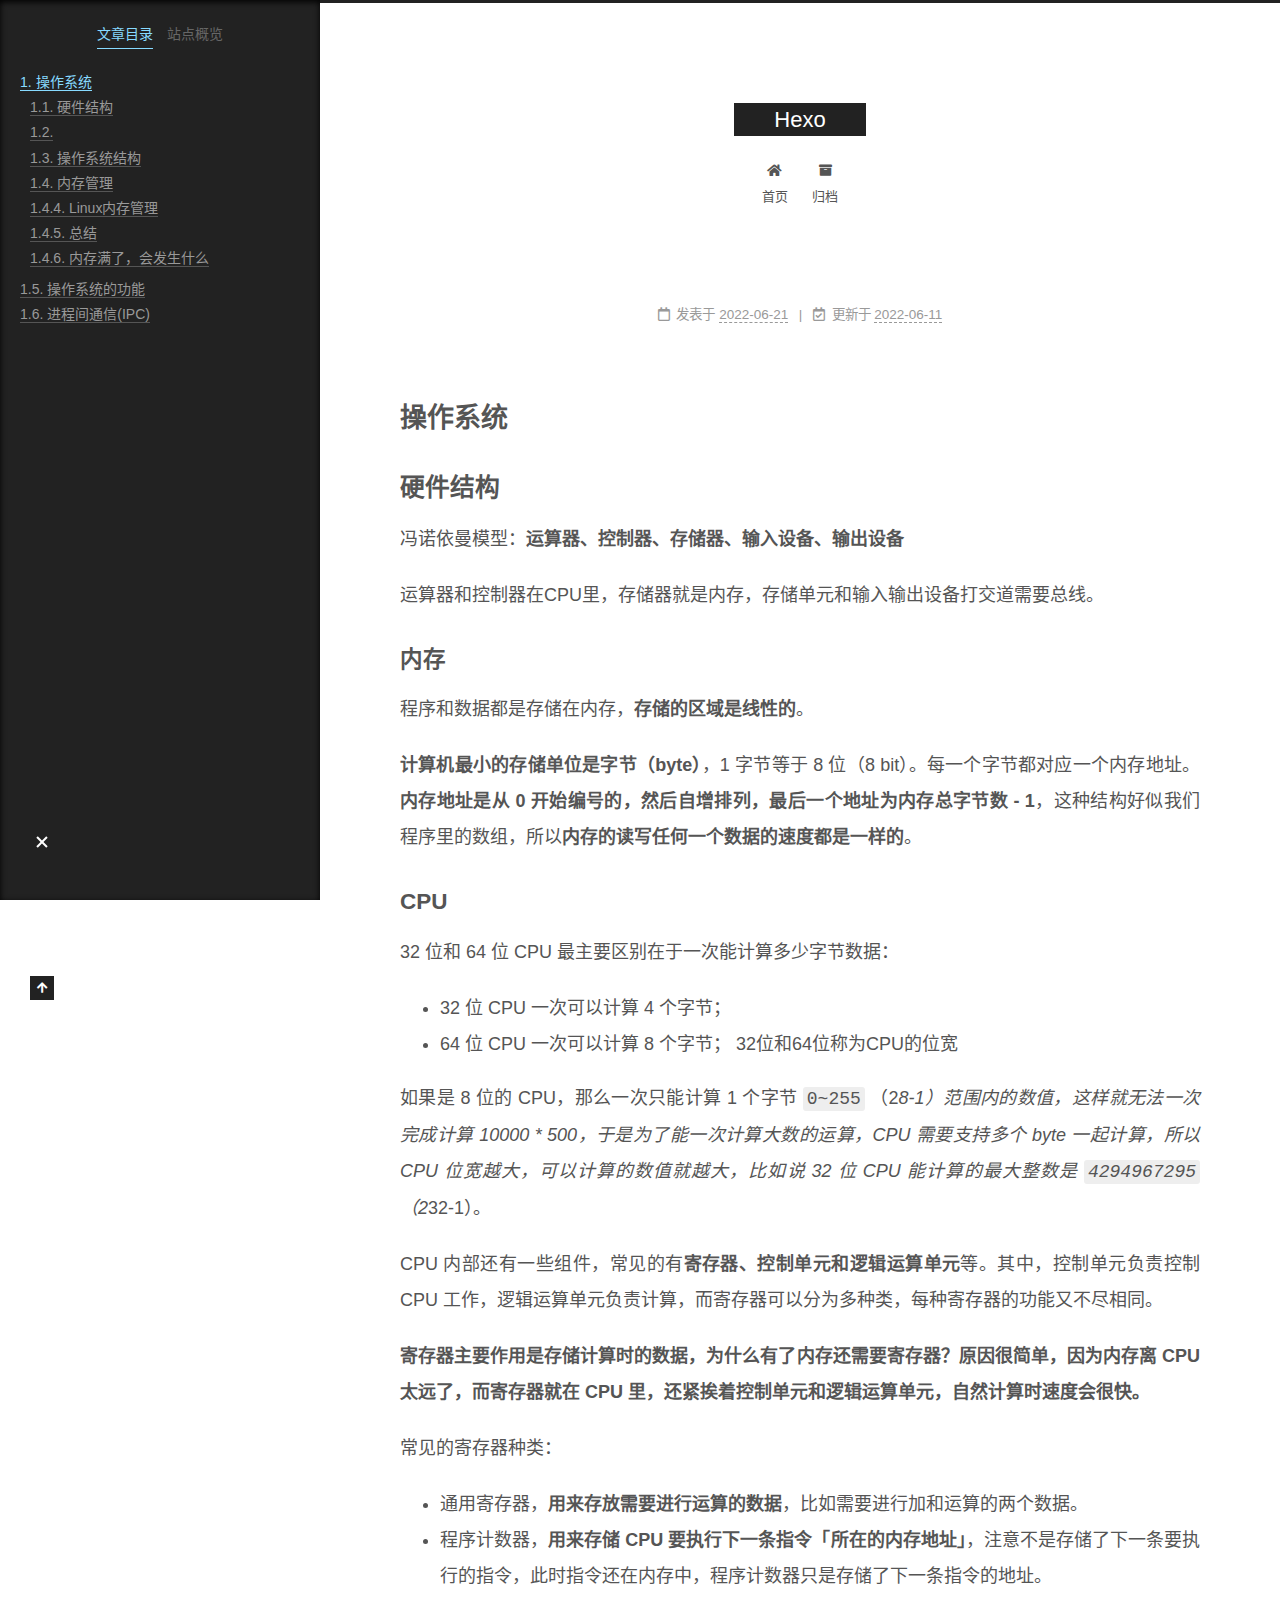
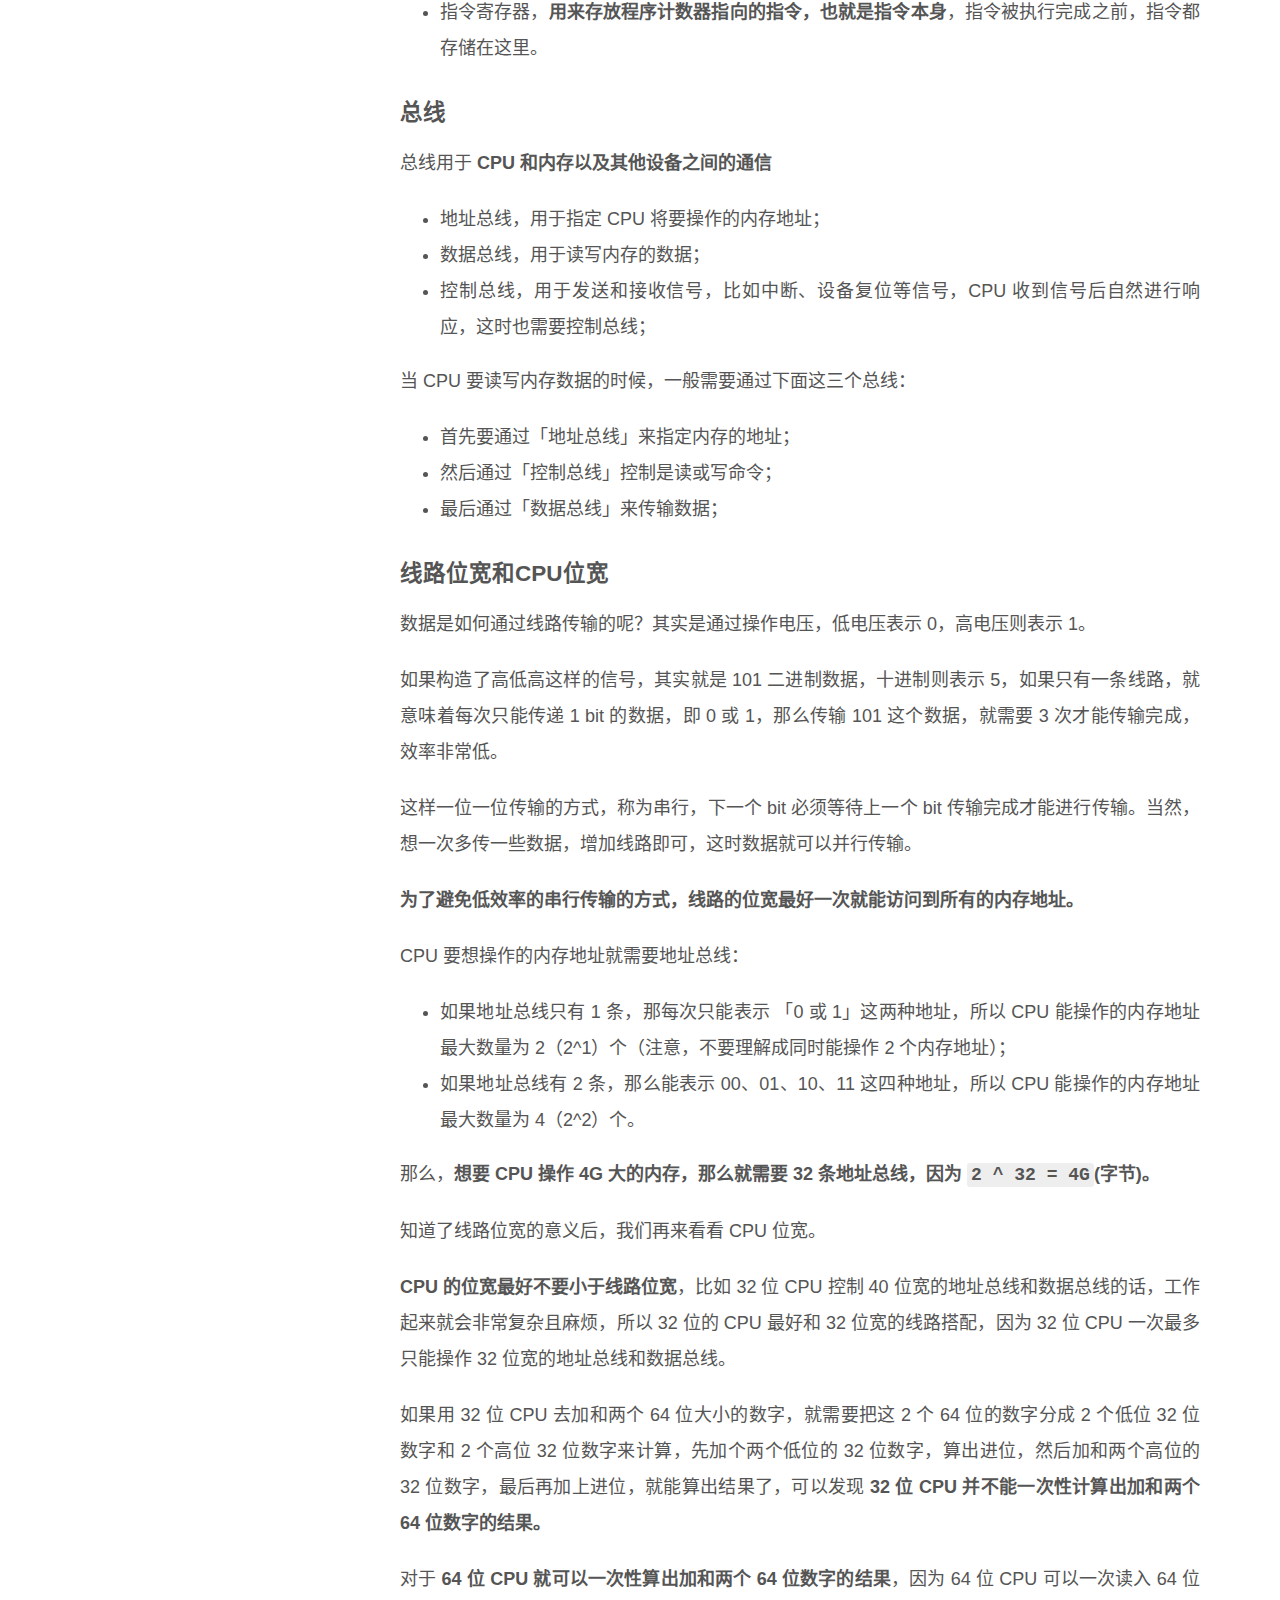
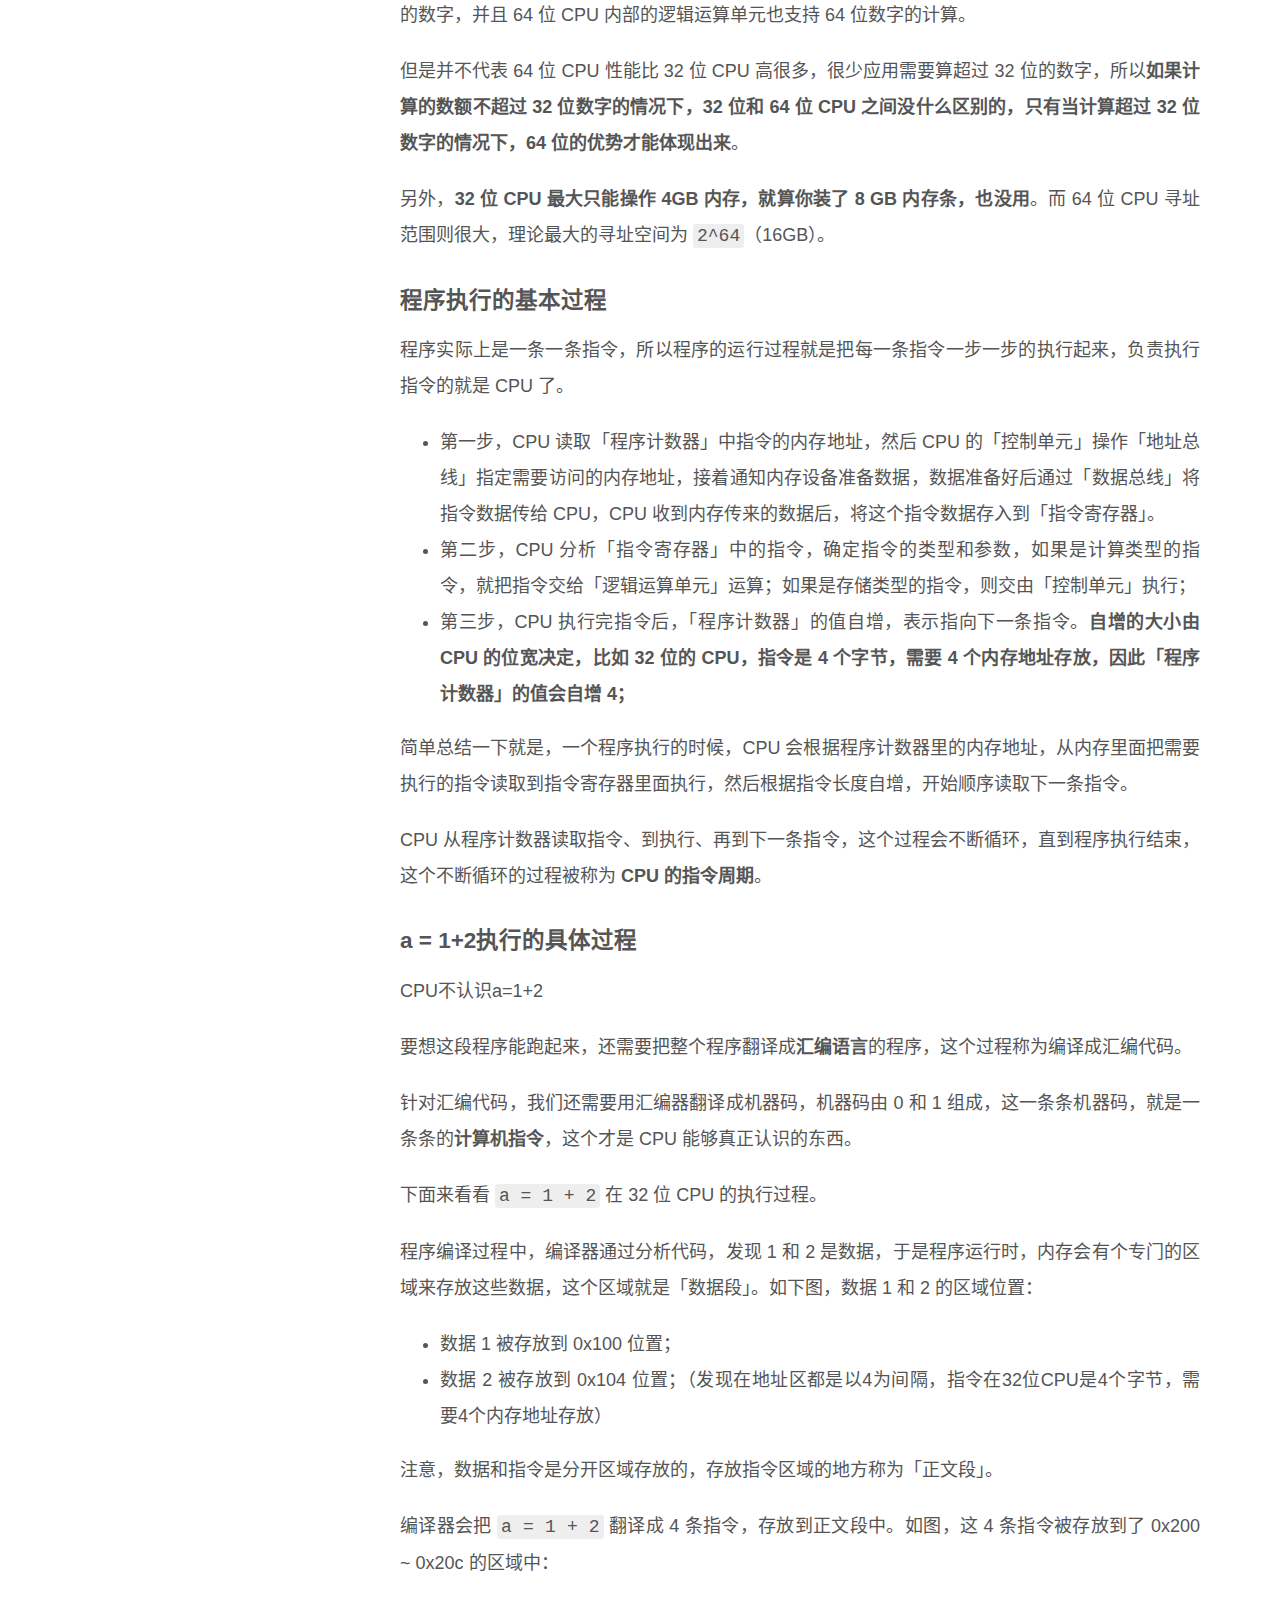
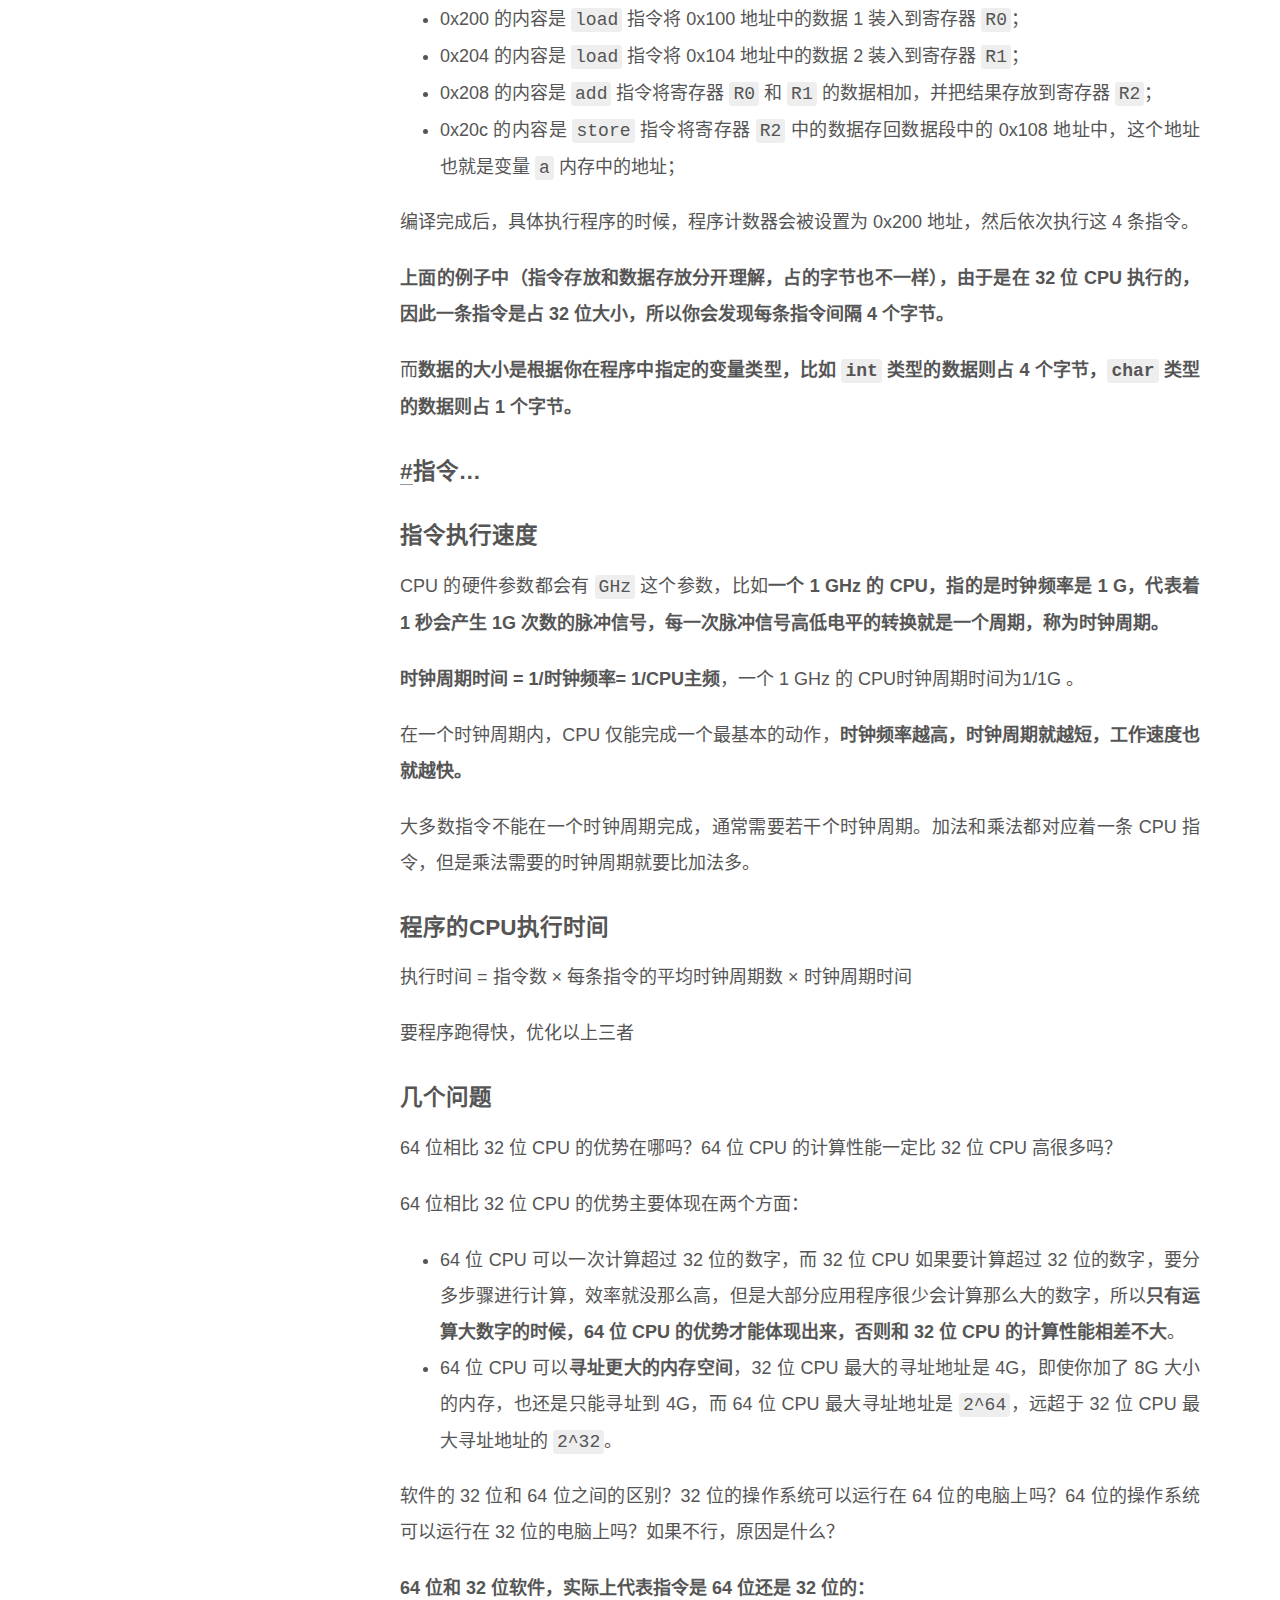
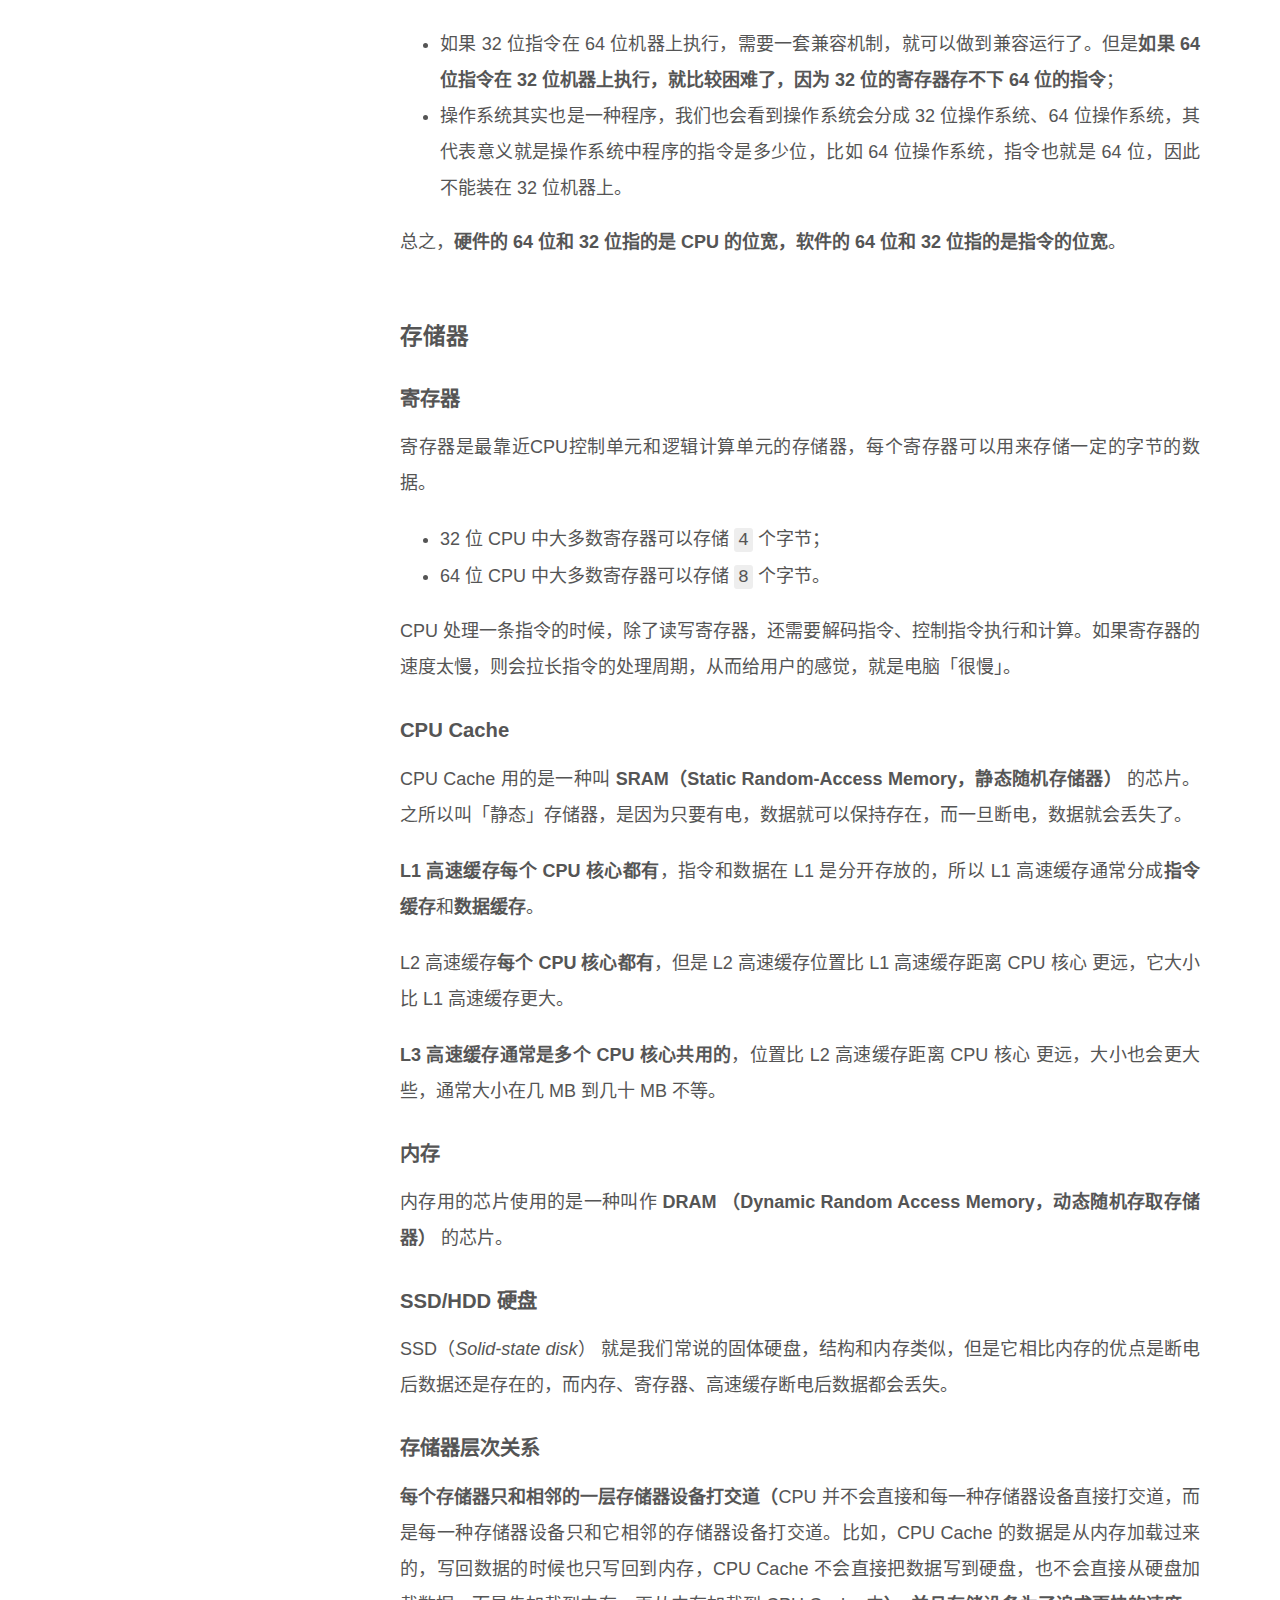
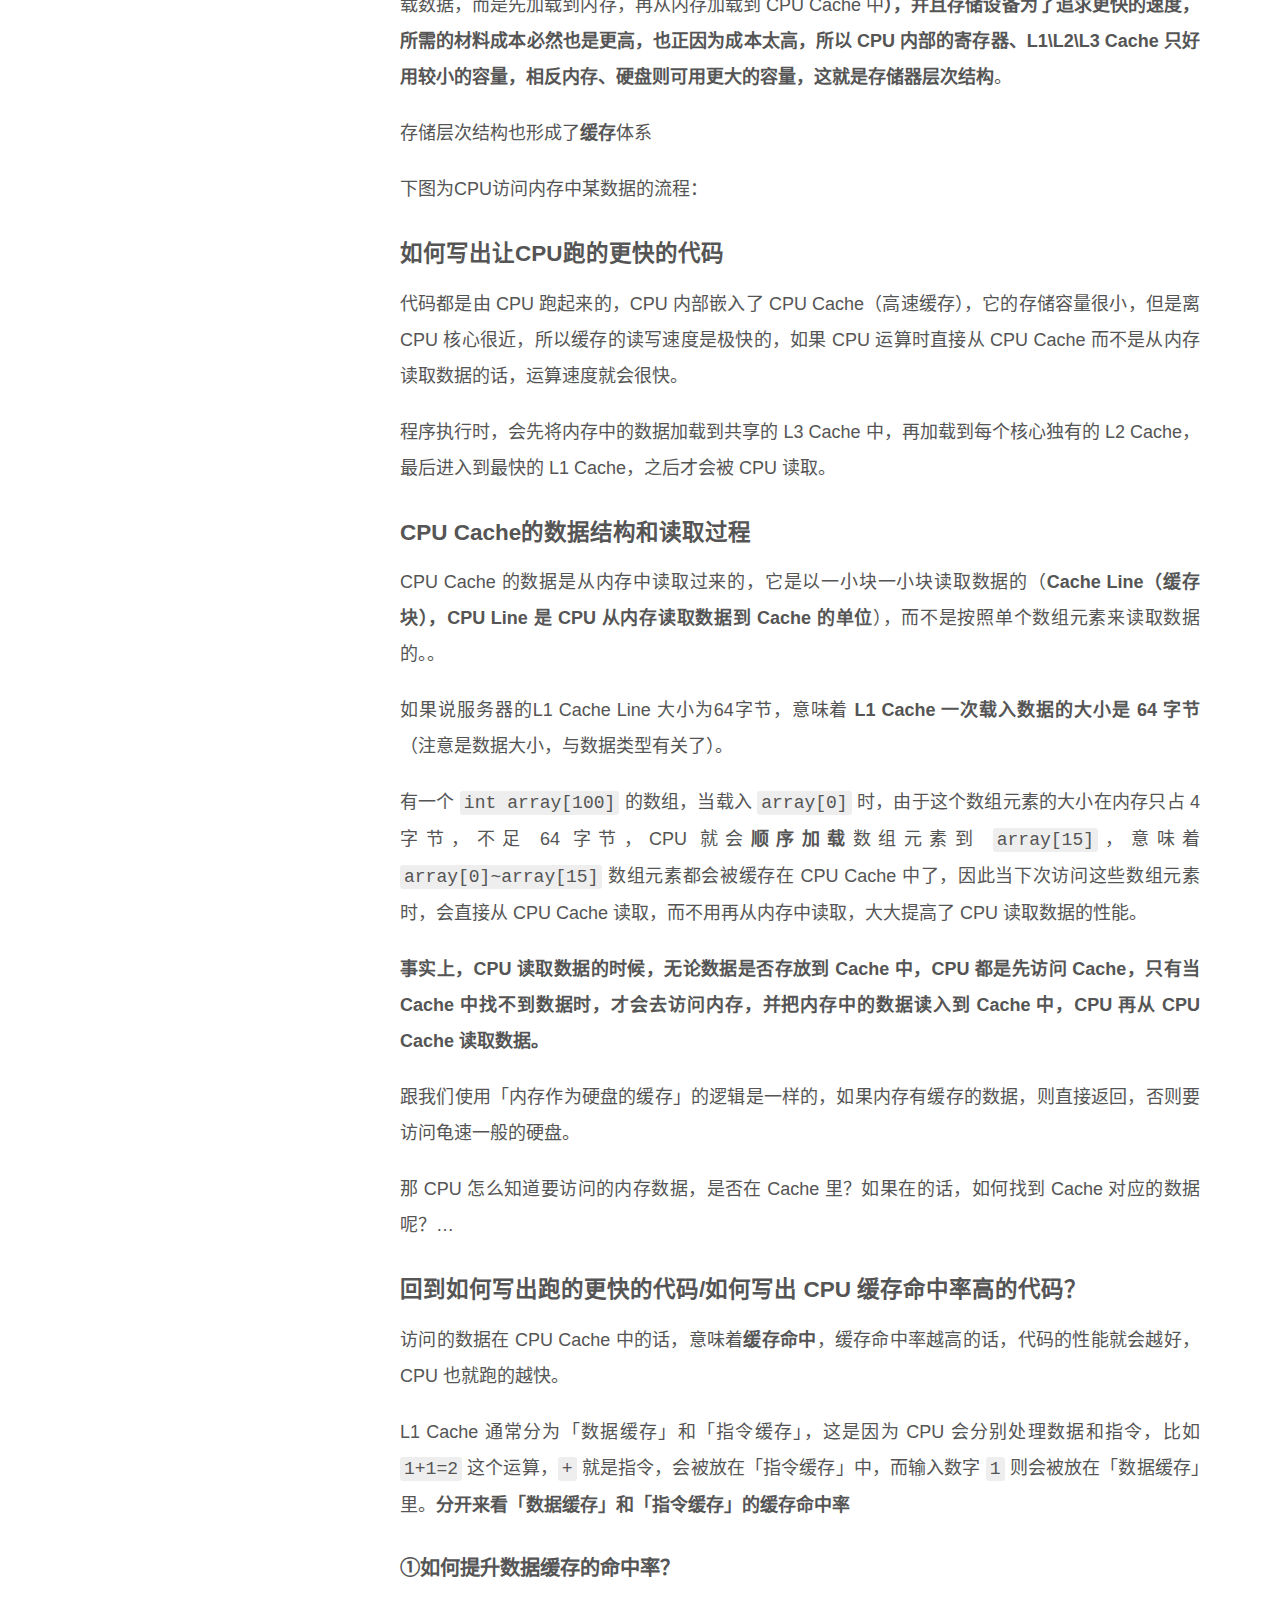
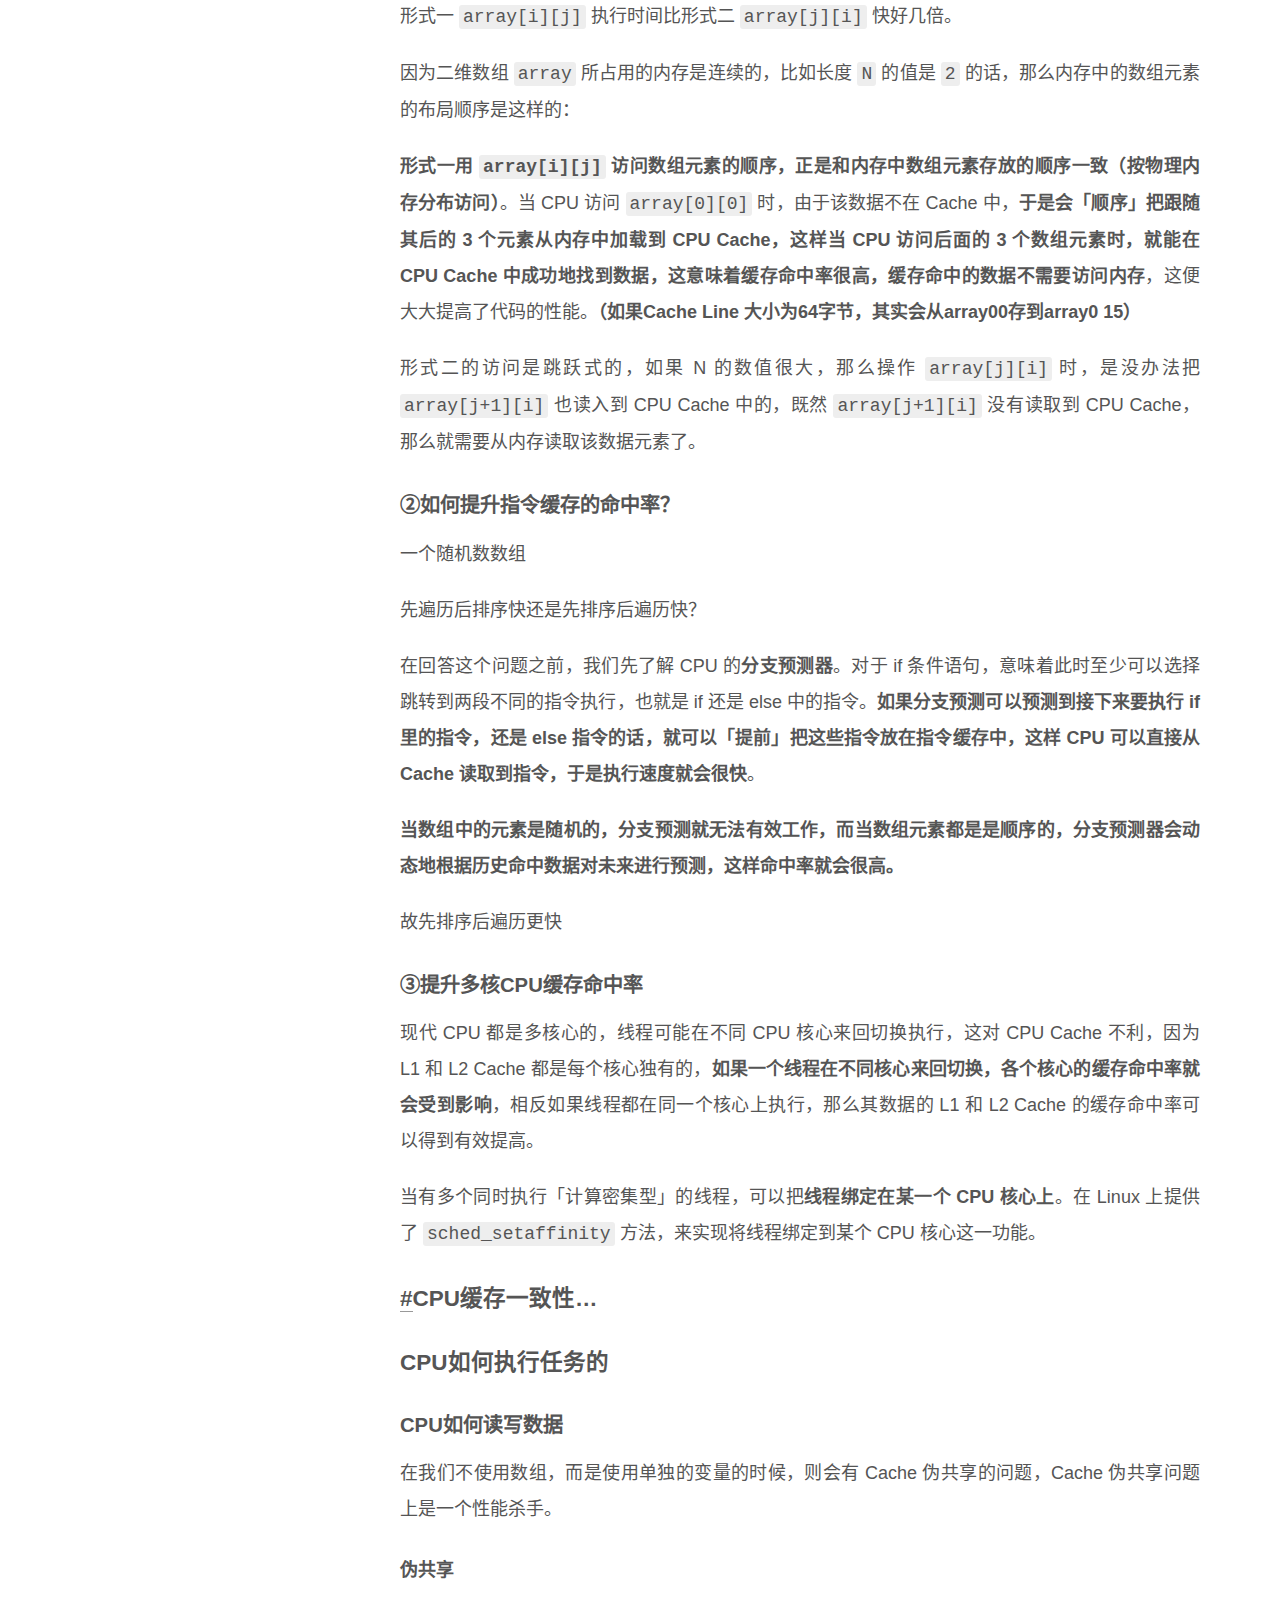
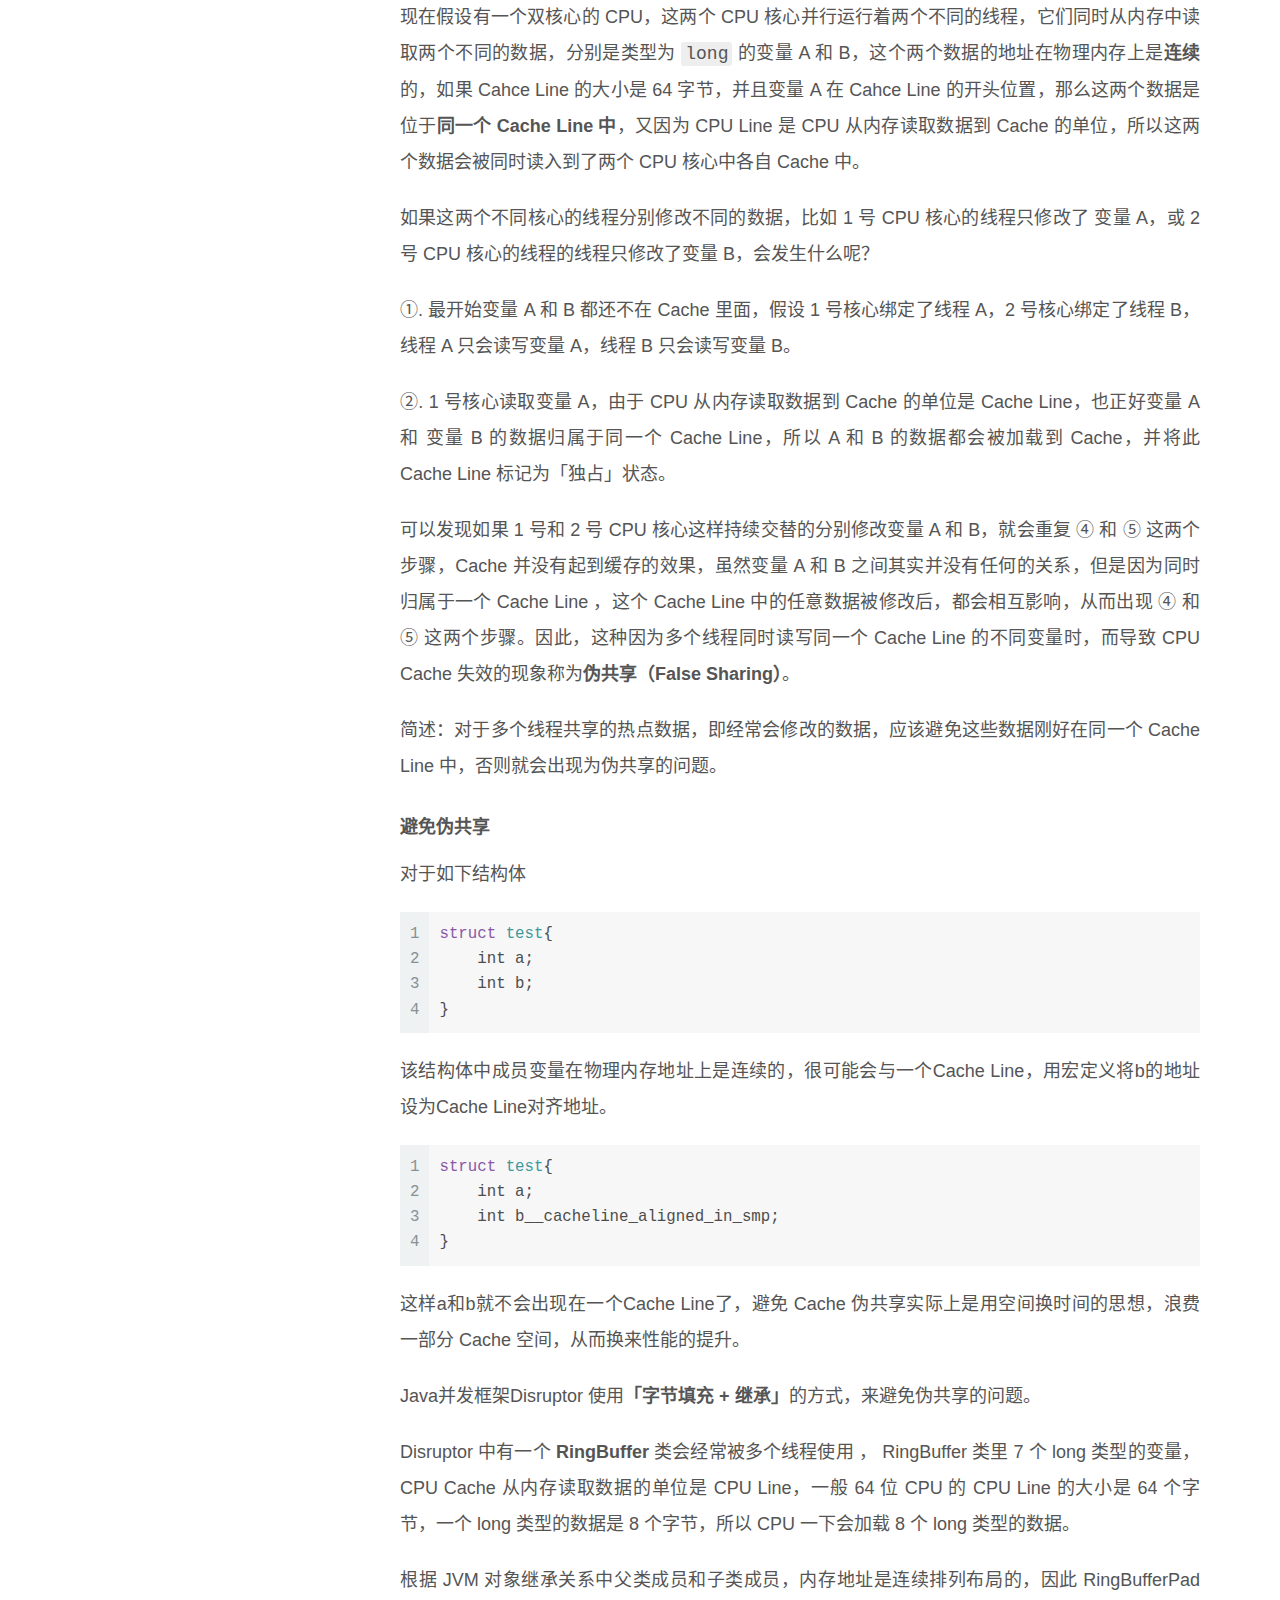
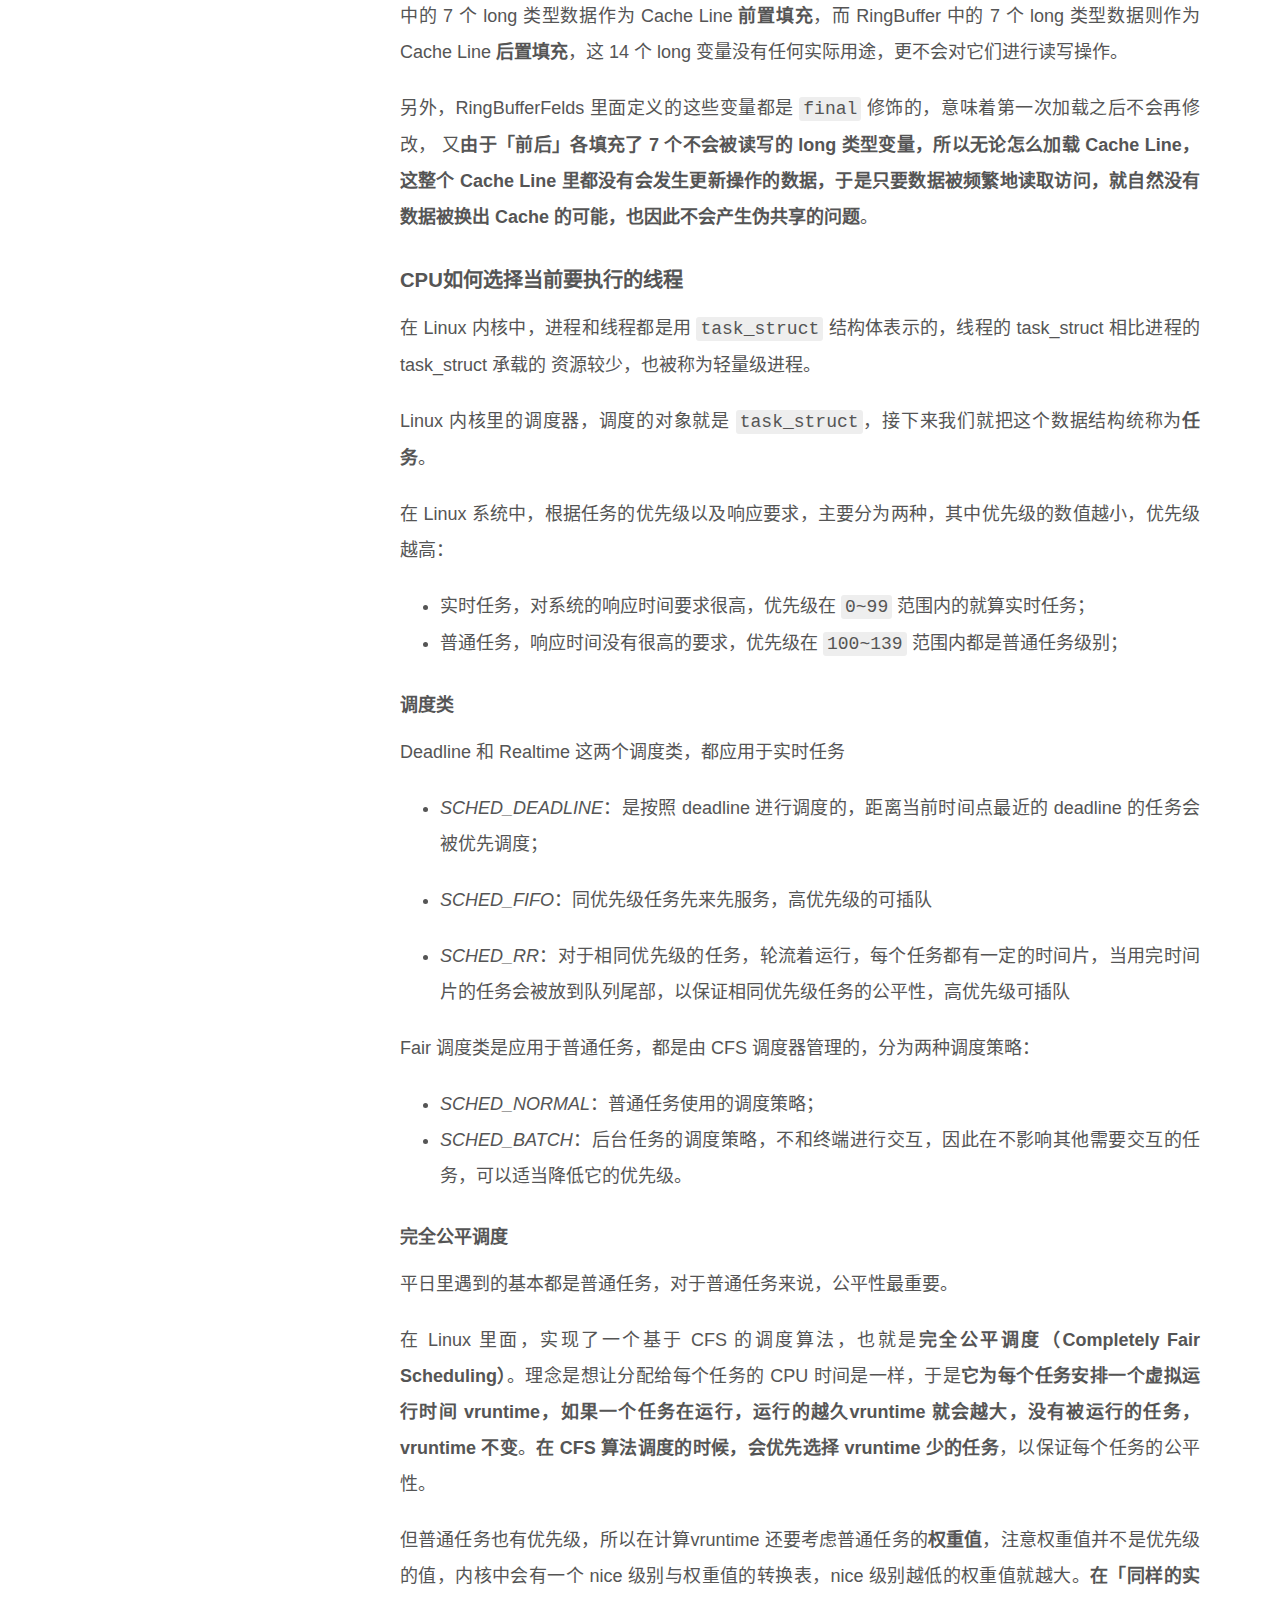
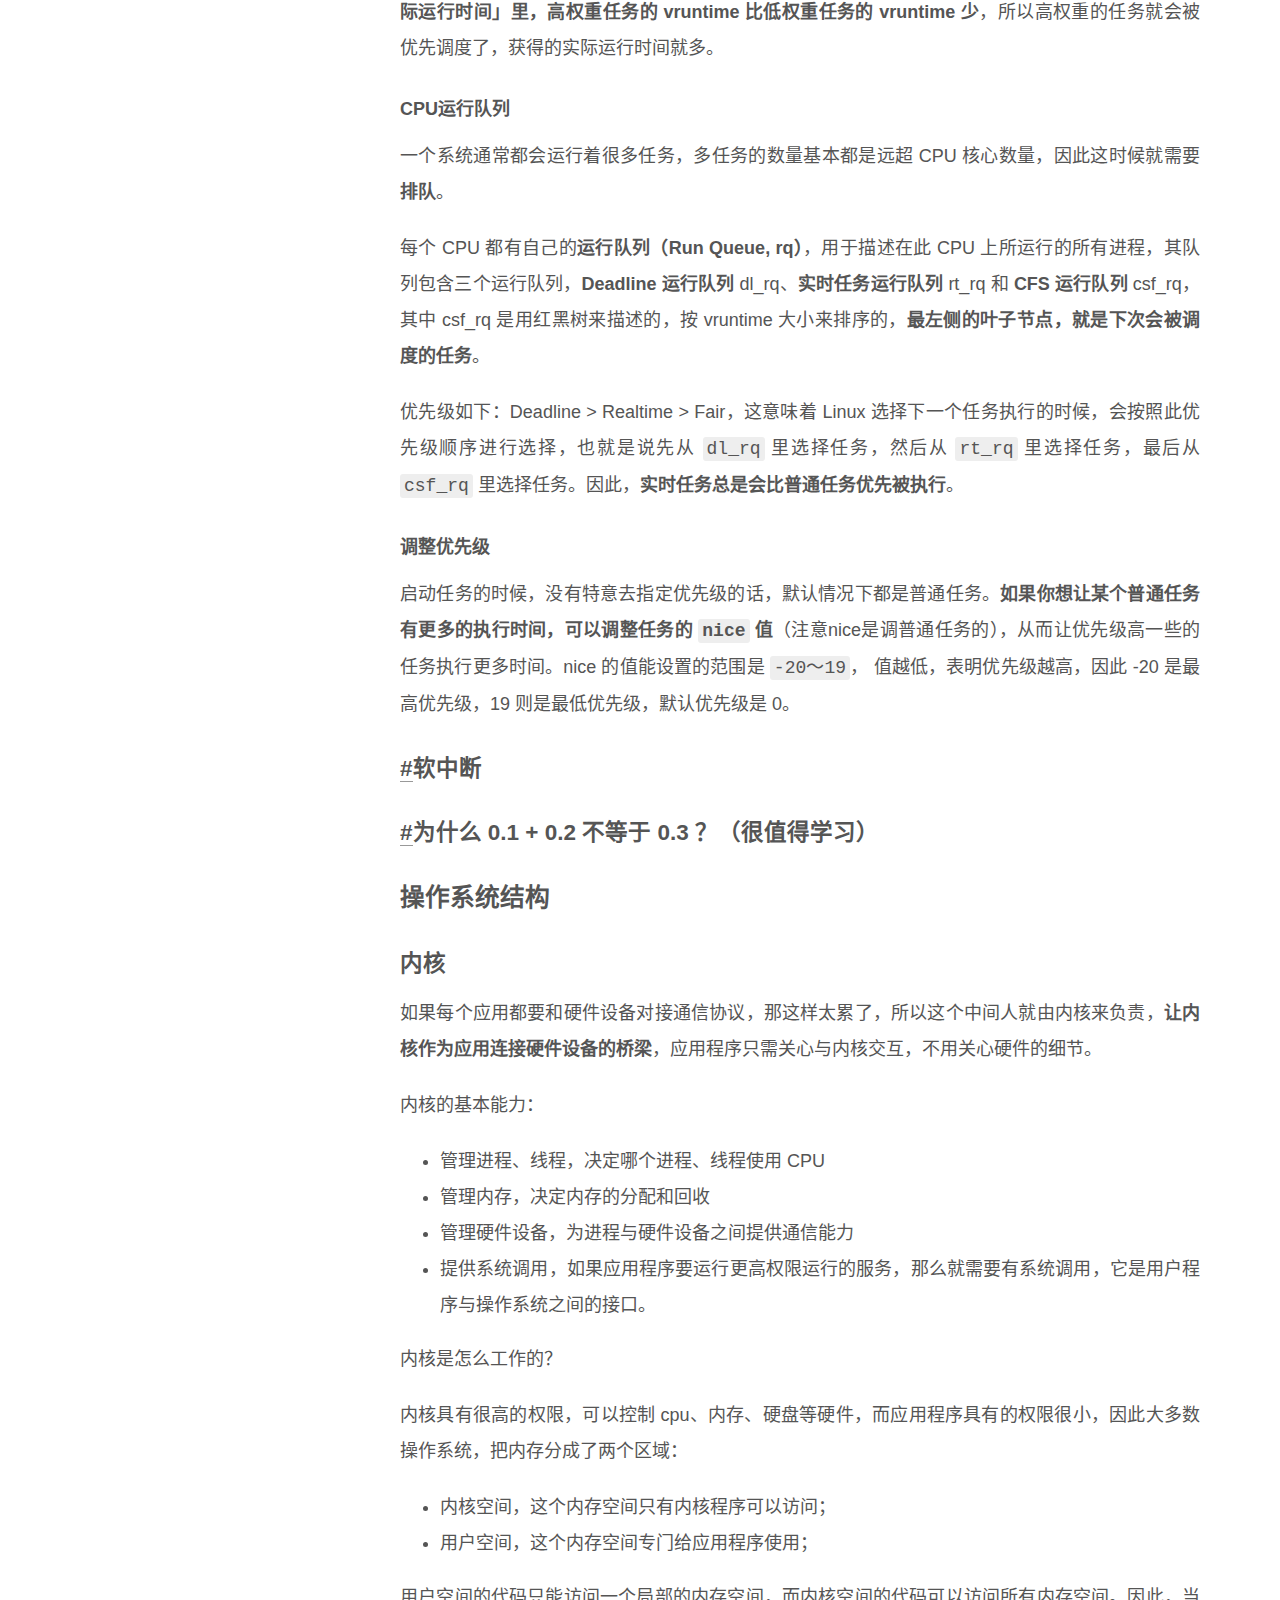
<file: 2022/06/21/操作系统/index.html>
<!DOCTYPE html>
<html lang="zh-CN">
<head>
  <meta charset="UTF-8">
<meta name="viewport" content="width=device-width, initial-scale=1, maximum-scale=2">
<meta name="theme-color" content="#222">
<meta name="generator" content="Hexo 6.2.0">
  <link rel="apple-touch-icon" sizes="180x180" href="/images/apple-touch-icon-next.png">
  <link rel="icon" type="image/png" sizes="32x32" href="/images/favicon-32x32-next.png">
  <link rel="icon" type="image/png" sizes="16x16" href="/images/favicon-16x16-next.png">
  <link rel="mask-icon" href="/images/logo.svg" color="#222">

<link rel="stylesheet" href="/css/main.css">


<link rel="stylesheet" href="/lib/font-awesome/css/all.min.css">

<script id="hexo-configurations">
    var NexT = window.NexT || {};
    var CONFIG = {"hostname":"example.com","root":"/","scheme":"Muse","version":"7.8.0","exturl":false,"sidebar":{"position":"left","display":"post","padding":18,"offset":12,"onmobile":false},"copycode":{"enable":false,"show_result":false,"style":null},"back2top":{"enable":true,"sidebar":false,"scrollpercent":false},"bookmark":{"enable":false,"color":"#222","save":"auto"},"fancybox":false,"mediumzoom":false,"lazyload":false,"pangu":false,"comments":{"style":"tabs","active":null,"storage":true,"lazyload":false,"nav":null},"algolia":{"hits":{"per_page":10},"labels":{"input_placeholder":"Search for Posts","hits_empty":"We didn't find any results for the search: ${query}","hits_stats":"${hits} results found in ${time} ms"}},"localsearch":{"enable":false,"trigger":"auto","top_n_per_article":1,"unescape":false,"preload":false},"motion":{"enable":true,"async":false,"transition":{"post_block":"fadeIn","post_header":"slideDownIn","post_body":"slideDownIn","coll_header":"slideLeftIn","sidebar":"slideUpIn"}}};
  </script>

  <meta name="description" content="操作系统硬件结构冯诺依曼模型：运算器、控制器、存储器、输入设备、输出设备   运算器和控制器在CPU里，存储器就是内存，存储单元和输入输出设备打交道需要总线。   内存程序和数据都是存储在内存，存储的区域是线性的。 计算机最小的存储单位是字节（byte），1 字节等于 8 位（8 bit）。每一个字节都对应一个内存地址。内存地址是从 0 开始编号的，然后自增排列，最后一个地址为内存总字节数 - 1">
<meta property="og:type" content="article">
<meta property="og:title" content="Hexo">
<meta property="og:url" content="http://example.com/2022/06/21/%E6%93%8D%E4%BD%9C%E7%B3%BB%E7%BB%9F/index.html">
<meta property="og:site_name" content="Hexo">
<meta property="og:description" content="操作系统硬件结构冯诺依曼模型：运算器、控制器、存储器、输入设备、输出设备   运算器和控制器在CPU里，存储器就是内存，存储单元和输入输出设备打交道需要总线。   内存程序和数据都是存储在内存，存储的区域是线性的。 计算机最小的存储单位是字节（byte），1 字节等于 8 位（8 bit）。每一个字节都对应一个内存地址。内存地址是从 0 开始编号的，然后自增排列，最后一个地址为内存总字节数 - 1">
<meta property="og:locale" content="zh_CN">
<meta property="article:published_time" content="2022-06-21T07:10:43.360Z">
<meta property="article:modified_time" content="2022-06-10T16:23:57.597Z">
<meta property="article:author" content="John Doe">
<meta name="twitter:card" content="summary">

<link rel="canonical" href="http://example.com/2022/06/21/%E6%93%8D%E4%BD%9C%E7%B3%BB%E7%BB%9F/">


<script id="page-configurations">
  // https://hexo.io/docs/variables.html
  CONFIG.page = {
    sidebar: "",
    isHome : false,
    isPost : true,
    lang   : 'zh-CN'
  };
</script>

  <title> | Hexo</title>
  






  <noscript>
  <style>
  .use-motion .brand,
  .use-motion .menu-item,
  .sidebar-inner,
  .use-motion .post-block,
  .use-motion .pagination,
  .use-motion .comments,
  .use-motion .post-header,
  .use-motion .post-body,
  .use-motion .collection-header { opacity: initial; }

  .use-motion .site-title,
  .use-motion .site-subtitle {
    opacity: initial;
    top: initial;
  }

  .use-motion .logo-line-before i { left: initial; }
  .use-motion .logo-line-after i { right: initial; }
  </style>
</noscript>

</head>

<body itemscope itemtype="http://schema.org/WebPage">
  <div class="container use-motion">
    <div class="headband"></div>

    <header class="header" itemscope itemtype="http://schema.org/WPHeader">
      <div class="header-inner"><div class="site-brand-container">
  <div class="site-nav-toggle">
    <div class="toggle" aria-label="切换导航栏">
      <span class="toggle-line toggle-line-first"></span>
      <span class="toggle-line toggle-line-middle"></span>
      <span class="toggle-line toggle-line-last"></span>
    </div>
  </div>

  <div class="site-meta">

    <a href="/" class="brand" rel="start">
      <span class="logo-line-before"><i></i></span>
      <h1 class="site-title">Hexo</h1>
      <span class="logo-line-after"><i></i></span>
    </a>
  </div>

  <div class="site-nav-right">
    <div class="toggle popup-trigger">
    </div>
  </div>
</div>




<nav class="site-nav">
  <ul id="menu" class="main-menu menu">
        <li class="menu-item menu-item-home">

    <a href="/" rel="section"><i class="fa fa-home fa-fw"></i>首页</a>

  </li>
        <li class="menu-item menu-item-archives">

    <a href="/archives/" rel="section"><i class="fa fa-archive fa-fw"></i>归档</a>

  </li>
  </ul>
</nav>




</div>
    </header>

    
  <div class="back-to-top">
    <i class="fa fa-arrow-up"></i>
    <span>0%</span>
  </div>


    <main class="main">
      <div class="main-inner">
        <div class="content-wrap">
          

          <div class="content post posts-expand">
            

    
  
  
  <article itemscope itemtype="http://schema.org/Article" class="post-block" lang="zh-CN">
    <link itemprop="mainEntityOfPage" href="http://example.com/2022/06/21/%E6%93%8D%E4%BD%9C%E7%B3%BB%E7%BB%9F/">

    <span hidden itemprop="author" itemscope itemtype="http://schema.org/Person">
      <meta itemprop="image" content="/images/avatar.gif">
      <meta itemprop="name" content="John Doe">
      <meta itemprop="description" content="">
    </span>

    <span hidden itemprop="publisher" itemscope itemtype="http://schema.org/Organization">
      <meta itemprop="name" content="Hexo">
    </span>
      <header class="post-header">
        <h1 class="post-title" itemprop="name headline">
          
        </h1>

        <div class="post-meta">
            <span class="post-meta-item">
              <span class="post-meta-item-icon">
                <i class="far fa-calendar"></i>
              </span>
              <span class="post-meta-item-text">发表于</span>

              <time title="创建时间：2022-06-21 15:10:43" itemprop="dateCreated datePublished" datetime="2022-06-21T15:10:43+08:00">2022-06-21</time>
            </span>
              <span class="post-meta-item">
                <span class="post-meta-item-icon">
                  <i class="far fa-calendar-check"></i>
                </span>
                <span class="post-meta-item-text">更新于</span>
                <time title="修改时间：2022-06-11 00:23:57" itemprop="dateModified" datetime="2022-06-11T00:23:57+08:00">2022-06-11</time>
              </span>

          

        </div>
      </header>

    
    
    
    <div class="post-body" itemprop="articleBody">

      
        <h1 id="操作系统"><a href="#操作系统" class="headerlink" title="操作系统"></a>操作系统</h1><h2 id="硬件结构"><a href="#硬件结构" class="headerlink" title="硬件结构"></a>硬件结构</h2><p>冯诺依曼模型：<strong>运算器、控制器、存储器、输入设备、输出设备</strong></p>


<p>运算器和控制器在CPU里，存储器就是内存，存储单元和输入输出设备打交道需要总线。</p>


<h3 id="内存"><a href="#内存" class="headerlink" title="内存"></a>内存</h3><p>程序和数据都是存储在内存，<strong>存储的区域是线性的</strong>。</p>
<p><strong>计算机最小的存储单位是字节（byte）</strong>，1 字节等于 8 位（8 bit）。每一个字节都对应一个内存地址。<strong>内存地址是从 0 开始编号的，然后自增排列，最后一个地址为内存总字节数 - 1</strong>，这种结构好似我们程序里的数组，所以<strong>内存的读写任何一个数据的速度都是一样的</strong>。</p>
<h3 id="CPU"><a href="#CPU" class="headerlink" title="CPU"></a>CPU</h3><p>32 位和 64 位 CPU 最主要区别在于一次能计算多少字节数据：</p>
<ul>
<li>32 位 CPU 一次可以计算 4 个字节；</li>
<li>64 位 CPU 一次可以计算 8 个字节； 32位和64位称为CPU的位宽</li>
</ul>
<p>如果是 8 位的 CPU，那么一次只能计算 1 个字节 <code>0~255</code> （2<em>8-1）范围内的数值，这样就无法一次完成计算 10000 * 500，于是为了能一次计算大数的运算，CPU 需要支持多个 byte 一起计算，所以 CPU 位宽越大，可以计算的数值就越大，比如说 32 位 CPU 能计算的最大整数是 <code>4294967295</code>（2</em>32-1）。</p>
<p>CPU 内部还有一些组件，常见的有<strong>寄存器、控制单元和逻辑运算单元</strong>等。其中，控制单元负责控制 CPU 工作，逻辑运算单元负责计算，而寄存器可以分为多种类，每种寄存器的功能又不尽相同。</p>
<p><strong>寄存器主要作用是存储计算时的数据，为什么有了内存还需要寄存器？原因很简单，因为内存离 CPU 太远了，而寄存器就在 CPU 里，还紧挨着控制单元和逻辑运算单元，自然计算时速度会很快。</strong></p>
<p>常见的寄存器种类：</p>
<ul>
<li>通用寄存器，<strong>用来存放需要进行运算的数据</strong>，比如需要进行加和运算的两个数据。</li>
<li>程序计数器，<strong>用来存储 CPU 要执行下一条指令「所在的内存地址」</strong>，注意不是存储了下一条要执行的指令，此时指令还在内存中，程序计数器只是存储了下一条指令的地址。</li>
<li>指令寄存器，<strong>用来存放程序计数器指向的指令，也就是指令本身</strong>，指令被执行完成之前，指令都存储在这里。</li>
</ul>
<h3 id="总线"><a href="#总线" class="headerlink" title="总线"></a>总线</h3><p>总线用于 <strong>CPU 和内存以及其他设备之间的通信</strong></p>
<ul>
<li>地址总线，用于指定 CPU 将要操作的内存地址；</li>
<li>数据总线，用于读写内存的数据；</li>
<li>控制总线，用于发送和接收信号，比如中断、设备复位等信号，CPU 收到信号后自然进行响应，这时也需要控制总线；</li>
</ul>
<p>当 CPU 要读写内存数据的时候，一般需要通过下面这三个总线：</p>
<ul>
<li>首先要通过「地址总线」来指定内存的地址；</li>
<li>然后通过「控制总线」控制是读或写命令；</li>
<li>最后通过「数据总线」来传输数据；</li>
</ul>
<h3 id="线路位宽和CPU位宽"><a href="#线路位宽和CPU位宽" class="headerlink" title="线路位宽和CPU位宽"></a>线路位宽和CPU位宽</h3><p>数据是如何通过线路传输的呢？其实是通过操作电压，低电压表示 0，高电压则表示 1。</p>
<p>如果构造了高低高这样的信号，其实就是 101 二进制数据，十进制则表示 5，如果只有一条线路，就意味着每次只能传递 1 bit 的数据，即 0 或 1，那么传输 101 这个数据，就需要 3 次才能传输完成，效率非常低。</p>
<p>这样一位一位传输的方式，称为串行，下一个 bit 必须等待上一个 bit 传输完成才能进行传输。当然，想一次多传一些数据，增加线路即可，这时数据就可以并行传输。</p>
<p><strong>为了避免低效率的串行传输的方式，线路的位宽最好一次就能访问到所有的内存地址。</strong></p>
<p>CPU 要想操作的内存地址就需要地址总线：</p>
<ul>
<li>如果地址总线只有 1 条，那每次只能表示 「0 或 1」这两种地址，所以 CPU 能操作的内存地址最大数量为 2（2^1）个（注意，不要理解成同时能操作 2 个内存地址）；</li>
<li>如果地址总线有 2 条，那么能表示 00、01、10、11 这四种地址，所以 CPU 能操作的内存地址最大数量为 4（2^2）个。</li>
</ul>
<p>那么，<strong>想要 CPU 操作 4G 大的内存，那么就需要 32 条地址总线，因为 <code>2 ^ 32 = 4G</code>(字节)。</strong></p>
<p>知道了线路位宽的意义后，我们再来看看 CPU 位宽。</p>
<p><strong>CPU 的位宽最好不要小于线路位宽</strong>，比如 32 位 CPU 控制 40 位宽的地址总线和数据总线的话，工作起来就会非常复杂且麻烦，所以 32 位的 CPU 最好和 32 位宽的线路搭配，因为 32 位 CPU 一次最多只能操作 32 位宽的地址总线和数据总线。</p>
<p>如果用 32 位 CPU 去加和两个 64 位大小的数字，就需要把这 2 个 64 位的数字分成 2 个低位 32 位数字和 2 个高位 32 位数字来计算，先加个两个低位的 32 位数字，算出进位，然后加和两个高位的 32 位数字，最后再加上进位，就能算出结果了，可以发现 <strong>32 位 CPU 并不能一次性计算出加和两个 64 位数字的结果。</strong></p>
<p>对于 <strong>64 位 CPU 就可以一次性算出加和两个 64 位数字的结果</strong>，因为 64 位 CPU 可以一次读入 64 位的数字，并且 64 位 CPU 内部的逻辑运算单元也支持 64 位数字的计算。</p>
<p>但是并不代表 64 位 CPU 性能比 32 位 CPU 高很多，很少应用需要算超过 32 位的数字，所以<strong>如果计算的数额不超过 32 位数字的情况下，32 位和 64 位 CPU 之间没什么区别的，只有当计算超过 32 位数字的情况下，64 位的优势才能体现出来</strong>。</p>
<p>另外，<strong>32 位 CPU 最大只能操作 4GB 内存，就算你装了 8 GB 内存条，也没用</strong>。而 64 位 CPU 寻址范围则很大，理论最大的寻址空间为 <code>2^64</code>（16GB）。</p>
<h3 id="程序执行的基本过程"><a href="#程序执行的基本过程" class="headerlink" title="程序执行的基本过程"></a>程序执行的基本过程</h3><p>程序实际上是一条一条指令，所以程序的运行过程就是把每一条指令一步一步的执行起来，负责执行指令的就是 CPU 了。</p>


<ul>
<li>第一步，CPU 读取「程序计数器」中指令的内存地址，然后 CPU 的「控制单元」操作「地址总线」指定需要访问的内存地址，接着通知内存设备准备数据，数据准备好后通过「数据总线」将指令数据传给 CPU，CPU 收到内存传来的数据后，将这个指令数据存入到「指令寄存器」。</li>
<li>第二步，CPU 分析「指令寄存器」中的指令，确定指令的类型和参数，如果是计算类型的指令，就把指令交给「逻辑运算单元」运算；如果是存储类型的指令，则交由「控制单元」执行；</li>
<li>第三步，CPU 执行完指令后，「程序计数器」的值自增，表示指向下一条指令。<strong>自增的大小由 CPU 的位宽决定，比如 32 位的 CPU，指令是 4 个字节，需要 4 个内存地址存放，因此「程序计数器」的值会自增 4；</strong></li>
</ul>
<p>简单总结一下就是，一个程序执行的时候，CPU 会根据程序计数器里的内存地址，从内存里面把需要执行的指令读取到指令寄存器里面执行，然后根据指令长度自增，开始顺序读取下一条指令。</p>
<p>CPU 从程序计数器读取指令、到执行、再到下一条指令，这个过程会不断循环，直到程序执行结束，这个不断循环的过程被称为 <strong>CPU 的指令周期</strong>。</p>
<h3 id="a-x3D-1-2执行的具体过程"><a href="#a-x3D-1-2执行的具体过程" class="headerlink" title="a &#x3D; 1+2执行的具体过程"></a>a &#x3D; 1+2执行的具体过程</h3><p>CPU不认识a&#x3D;1+2</p>
<p>要想这段程序能跑起来，还需要把整个程序翻译成<strong>汇编语言</strong>的程序，这个过程称为编译成汇编代码。</p>
<p>针对汇编代码，我们还需要用汇编器翻译成机器码，机器码由 0 和 1 组成，这一条条机器码，就是一条条的<strong>计算机指令</strong>，这个才是 CPU 能够真正认识的东西。</p>
<p>下面来看看 <code>a = 1 + 2</code> 在 32 位 CPU 的执行过程。</p>
<p>程序编译过程中，编译器通过分析代码，发现 1 和 2 是数据，于是程序运行时，内存会有个专门的区域来存放这些数据，这个区域就是「数据段」。如下图，数据 1 和 2 的区域位置：</p>
<ul>
<li>数据 1 被存放到 0x100 位置；</li>
<li>数据 2 被存放到 0x104 位置；（发现在地址区都是以4为间隔，指令在32位CPU是4个字节，需要4个内存地址存放）</li>
</ul>
<p>注意，数据和指令是分开区域存放的，存放指令区域的地方称为「正文段」。</p>


<p>编译器会把 <code>a = 1 + 2</code> 翻译成 4 条指令，存放到正文段中。如图，这 4 条指令被存放到了 0x200 ~ 0x20c 的区域中：</p>
<ul>
<li>0x200 的内容是 <code>load</code> 指令将 0x100 地址中的数据 1 装入到寄存器 <code>R0</code>；</li>
<li>0x204 的内容是 <code>load</code> 指令将 0x104 地址中的数据 2 装入到寄存器 <code>R1</code>；</li>
<li>0x208 的内容是 <code>add</code> 指令将寄存器 <code>R0</code> 和 <code>R1</code> 的数据相加，并把结果存放到寄存器 <code>R2</code>；</li>
<li>0x20c 的内容是 <code>store</code> 指令将寄存器 <code>R2</code> 中的数据存回数据段中的 0x108 地址中，这个地址也就是变量 <code>a</code> 内存中的地址；</li>
</ul>
<p>编译完成后，具体执行程序的时候，程序计数器会被设置为 0x200 地址，然后依次执行这 4 条指令。</p>
<p><strong>上面的例子中（指令存放和数据存放分开理解，占的字节也不一样），由于是在 32 位 CPU 执行的，因此一条指令是占 32 位大小，所以你会发现每条指令间隔 4 个字节。</strong></p>
<p>而<strong>数据的大小是根据你在程序中指定的变量类型，比如 <code>int</code> 类型的数据则占 4 个字节，<code>char</code> 类型的数据则占 1 个字节。</strong></p>
<h3 id="指令…"><a href="#指令…" class="headerlink" title="#指令…"></a><a target="_blank" rel="noopener" href="https://xiaolincoding.com/os/1_hardware/how_cpu_run.html#%E6%8C%87%E4%BB%A4">#</a>指令…</h3><h3 id="指令执行速度"><a href="#指令执行速度" class="headerlink" title="指令执行速度"></a>指令执行速度</h3><p>CPU 的硬件参数都会有 <code>GHz</code> 这个参数，比如<strong>一个 1 GHz 的 CPU，指的是时钟频率是 1 G，代表着 1 秒会产生 1G 次数的脉冲信号，每一次脉冲信号高低电平的转换就是一个周期，称为时钟周期。</strong></p>
<p><strong>时钟周期时间 &#x3D; 1&#x2F;时钟频率&#x3D; 1&#x2F;CPU主频</strong>，一个 1 GHz 的 CPU时钟周期时间为1&#x2F;1G 。</p>
<p>在一个时钟周期内，CPU 仅能完成一个最基本的动作，<strong>时钟频率越高，时钟周期就越短，工作速度也就越快。</strong></p>
<p>大多数指令不能在一个时钟周期完成，通常需要若干个时钟周期。加法和乘法都对应着一条 CPU 指令，但是乘法需要的时钟周期就要比加法多。</p>
<h3 id="程序的CPU执行时间"><a href="#程序的CPU执行时间" class="headerlink" title="程序的CPU执行时间"></a>程序的CPU执行时间</h3><p>执行时间 &#x3D; 指令数 × 每条指令的平均时钟周期数 × 时钟周期时间</p>
<p>要程序跑得快，优化以上三者</p>
<h3 id="几个问题"><a href="#几个问题" class="headerlink" title="几个问题"></a>几个问题</h3><p>64 位相比 32 位 CPU 的优势在哪吗？64 位 CPU 的计算性能一定比 32 位 CPU 高很多吗？</p>
<p>64 位相比 32 位 CPU 的优势主要体现在两个方面：</p>
<ul>
<li>64 位 CPU 可以一次计算超过 32 位的数字，而 32 位 CPU 如果要计算超过 32 位的数字，要分多步骤进行计算，效率就没那么高，但是大部分应用程序很少会计算那么大的数字，所以<strong>只有运算大数字的时候，64 位 CPU 的优势才能体现出来，否则和 32 位 CPU 的计算性能相差不大</strong>。</li>
<li>64 位 CPU 可以<strong>寻址更大的内存空间</strong>，32 位 CPU 最大的寻址地址是 4G，即使你加了 8G 大小的内存，也还是只能寻址到 4G，而 64 位 CPU 最大寻址地址是 <code>2^64</code>，远超于 32 位 CPU 最大寻址地址的 <code>2^32</code>。</li>
</ul>
<p>软件的 32 位和 64 位之间的区别？32 位的操作系统可以运行在 64 位的电脑上吗？64 位的操作系统可以运行在 32 位的电脑上吗？如果不行，原因是什么？</p>
<p><strong>64 位和 32 位软件，实际上代表指令是 64 位还是 32 位的：</strong></p>
<ul>
<li>如果 32 位指令在 64 位机器上执行，需要一套兼容机制，就可以做到兼容运行了。但是<strong>如果 64 位指令在 32 位机器上执行，就比较困难了，因为 32 位的寄存器存不下 64 位的指令</strong>；</li>
<li>操作系统其实也是一种程序，我们也会看到操作系统会分成 32 位操作系统、64 位操作系统，其代表意义就是操作系统中程序的指令是多少位，比如 64 位操作系统，指令也就是 64 位，因此不能装在 32 位机器上。</li>
</ul>
<p>总之，<strong>硬件的 64 位和 32 位指的是 CPU 的位宽，软件的 64 位和 32 位指的是指令的位宽</strong>。</p>
<h2 id=""><a href="#" class="headerlink" title=""></a></h2><h3 id="存储器"><a href="#存储器" class="headerlink" title="存储器"></a>存储器</h3><h4 id="寄存器"><a href="#寄存器" class="headerlink" title="寄存器"></a>寄存器</h4><p>寄存器是最靠近CPU控制单元和逻辑计算单元的存储器，每个寄存器可以用来存储一定的字节的数据。</p>
<ul>
<li>32 位 CPU 中大多数寄存器可以存储 <code>4</code> 个字节；</li>
<li>64 位 CPU 中大多数寄存器可以存储 <code>8</code> 个字节。</li>
</ul>
<p>CPU 处理一条指令的时候，除了读写寄存器，还需要解码指令、控制指令执行和计算。如果寄存器的速度太慢，则会拉长指令的处理周期，从而给用户的感觉，就是电脑「很慢」。</p>
<h4 id="CPU-Cache"><a href="#CPU-Cache" class="headerlink" title="CPU Cache"></a>CPU Cache</h4><p>CPU Cache 用的是一种叫 <strong>SRAM（Static Random-Access Memory，静态随机存储器）</strong> 的芯片。之所以叫「静态」存储器，是因为只要有电，数据就可以保持存在，而一旦断电，数据就会丢失了。</p>
<p> <strong>L1 高速缓存每个 CPU 核心都有</strong>，指令和数据在 L1 是分开存放的，所以 L1 高速缓存通常分成<strong>指令缓存</strong>和<strong>数据缓存</strong>。</p>
<p>L2 高速缓存<strong>每个 CPU 核心都有</strong>，但是 L2 高速缓存位置比 L1 高速缓存距离 CPU 核心 更远，它大小比 L1 高速缓存更大。</p>
<p><strong>L3 高速缓存通常是多个 CPU 核心共用的</strong>，位置比 L2 高速缓存距离 CPU 核心 更远，大小也会更大些，通常大小在几 MB 到几十 MB 不等。</p>
<h4 id="内存-1"><a href="#内存-1" class="headerlink" title="内存"></a>内存</h4><p>内存用的芯片使用的是一种叫作 <strong>DRAM （Dynamic Random Access Memory，动态随机存取存储器）</strong> 的芯片。</p>
<h4 id="SSD-x2F-HDD-硬盘"><a href="#SSD-x2F-HDD-硬盘" class="headerlink" title="SSD&#x2F;HDD 硬盘"></a>SSD&#x2F;HDD 硬盘</h4><p>SSD（<em>Solid-state disk</em>） 就是我们常说的固体硬盘，结构和内存类似，但是它相比内存的优点是断电后数据还是存在的，而内存、寄存器、高速缓存断电后数据都会丢失。</p>
<h4 id="存储器层次关系"><a href="#存储器层次关系" class="headerlink" title="存储器层次关系"></a>存储器层次关系</h4>

<p><strong>每个存储器只和相邻的一层存储器设备打交道（</strong>CPU 并不会直接和每一种存储器设备直接打交道，而是每一种存储器设备只和它相邻的存储器设备打交道。比如，CPU Cache 的数据是从内存加载过来的，写回数据的时候也只写回到内存，CPU Cache 不会直接把数据写到硬盘，也不会直接从硬盘加载数据，而是先加载到内存，再从内存加载到 CPU Cache 中<strong>），并且存储设备为了追求更快的速度，所需的材料成本必然也是更高，也正因为成本太高，所以 CPU 内部的寄存器、L1\L2\L3 Cache 只好用较小的容量，相反内存、硬盘则可用更大的容量，这就是存储器层次结构</strong>。</p>
<p>存储层次结构也形成了<strong>缓存</strong>体系</p>
<p>下图为CPU访问内存中某数据的流程：</p>




<h3 id="如何写出让CPU跑的更快的代码"><a href="#如何写出让CPU跑的更快的代码" class="headerlink" title="如何写出让CPU跑的更快的代码"></a>如何写出让CPU跑的更快的代码</h3><p>代码都是由 CPU 跑起来的，CPU 内部嵌入了 CPU Cache（高速缓存），它的存储容量很小，但是离 CPU 核心很近，所以缓存的读写速度是极快的，如果 CPU 运算时直接从 CPU Cache 而不是从内存读取数据的话，运算速度就会很快。</p>
<p>程序执行时，会先将内存中的数据加载到共享的 L3 Cache 中，再加载到每个核心独有的 L2 Cache，最后进入到最快的 L1 Cache，之后才会被 CPU 读取。</p>
<h3 id="CPU-Cache的数据结构和读取过程"><a href="#CPU-Cache的数据结构和读取过程" class="headerlink" title="CPU Cache的数据结构和读取过程"></a>CPU Cache的数据结构和读取过程</h3><p>CPU Cache 的数据是从内存中读取过来的，它是以一小块一小块读取数据的（<strong>Cache Line（缓存块），CPU Line 是 CPU 从内存读取数据到 Cache 的单位</strong>），而不是按照单个数组元素来读取数据的。。</p>
<p>如果说服务器的L1 Cache Line 大小为64字节，意味着 <strong>L1 Cache 一次载入数据的大小是 64 字节</strong>（注意是数据大小，与数据类型有关了）。</p>
<p>有一个 <code>int array[100]</code> 的数组，当载入 <code>array[0]</code> 时，由于这个数组元素的大小在内存只占 4 字节，不足 64 字节，CPU 就会<strong>顺序加载</strong>数组元素到 <code>array[15]</code>，意味着 <code>array[0]~array[15]</code> 数组元素都会被缓存在 CPU Cache 中了，因此当下次访问这些数组元素时，会直接从 CPU Cache 读取，而不用再从内存中读取，大大提高了 CPU 读取数据的性能。</p>
<p><strong>事实上，CPU 读取数据的时候，无论数据是否存放到 Cache 中，CPU 都是先访问 Cache，只有当 Cache 中找不到数据时，才会去访问内存，并把内存中的数据读入到 Cache 中，CPU 再从 CPU Cache 读取数据。</strong></p>


<p>跟我们使用「内存作为硬盘的缓存」的逻辑是一样的，如果内存有缓存的数据，则直接返回，否则要访问龟速一般的硬盘。</p>
<p>那 CPU 怎么知道要访问的内存数据，是否在 Cache 里？如果在的话，如何找到 Cache 对应的数据呢？…</p>
<h3 id="回到如何写出跑的更快的代码-x2F-如何写出-CPU-缓存命中率高的代码？"><a href="#回到如何写出跑的更快的代码-x2F-如何写出-CPU-缓存命中率高的代码？" class="headerlink" title="回到如何写出跑的更快的代码&#x2F;如何写出 CPU 缓存命中率高的代码？"></a>回到如何写出跑的更快的代码&#x2F;如何写出 CPU 缓存命中率高的代码？</h3><p>访问的数据在 CPU Cache 中的话，意味着<strong>缓存命中</strong>，缓存命中率越高的话，代码的性能就会越好，CPU 也就跑的越快。</p>
<p> L1 Cache 通常分为「数据缓存」和「指令缓存」，这是因为 CPU 会分别处理数据和指令，比如 <code>1+1=2</code> 这个运算，<code>+</code> 就是指令，会被放在「指令缓存」中，而输入数字 <code>1</code> 则会被放在「数据缓存」里。<strong>分开来看「数据缓存」和「指令缓存」的缓存命中率</strong></p>
<h4 id="①如何提升数据缓存的命中率？"><a href="#①如何提升数据缓存的命中率？" class="headerlink" title="①如何提升数据缓存的命中率？"></a>①如何提升数据缓存的命中率？</h4>

<p>形式一 <code>array[i][j]</code> 执行时间比形式二 <code>array[j][i]</code> 快好几倍。</p>
<p>因为二维数组 <code>array</code> 所占用的内存是连续的，比如长度 <code>N</code> 的值是 <code>2</code> 的话，那么内存中的数组元素的布局顺序是这样的：</p>


<p><strong>形式一用 <code>array[i][j]</code> 访问数组元素的顺序，正是和内存中数组元素存放的顺序一致（按物理内存分布访问）</strong>。当 CPU 访问 <code>array[0][0]</code> 时，由于该数据不在 Cache 中，<strong>于是会「顺序」把跟随其后的 3 个元素从内存中加载到 CPU Cache，这样当 CPU 访问后面的 3 个数组元素时，就能在 CPU Cache 中成功地找到数据，这意味着缓存命中率很高，缓存命中的数据不需要访问内存</strong>，这便大大提高了代码的性能。<strong>（如果Cache Line 大小为64字节，其实会从array00存到array0 15）</strong></p>
<p>形式二的访问是跳跃式的，如果 N 的数值很大，那么操作 <code>array[j][i]</code> 时，是没办法把 <code>array[j+1][i]</code> 也读入到 CPU Cache 中的，既然 <code>array[j+1][i]</code> 没有读取到 CPU Cache，那么就需要从内存读取该数据元素了。</p>
<h4 id="②如何提升指令缓存的命中率？"><a href="#②如何提升指令缓存的命中率？" class="headerlink" title="②如何提升指令缓存的命中率？"></a>②如何提升指令缓存的命中率？</h4><p>一个随机数数组</p>


<p>先遍历后排序快还是先排序后遍历快？</p>
<p>在回答这个问题之前，我们先了解 CPU 的<strong>分支预测器</strong>。对于 if 条件语句，意味着此时至少可以选择跳转到两段不同的指令执行，也就是 if 还是 else 中的指令。<strong>如果分支预测可以预测到接下来要执行 if 里的指令，还是 else 指令的话，就可以「提前」把这些指令放在指令缓存中，这样 CPU 可以直接从 Cache 读取到指令，于是执行速度就会很快</strong>。</p>
<p><strong>当数组中的元素是随机的，分支预测就无法有效工作，而当数组元素都是是顺序的，分支预测器会动态地根据历史命中数据对未来进行预测，这样命中率就会很高。</strong></p>
<p>故先排序后遍历更快</p>
<h4 id="③提升多核CPU缓存命中率"><a href="#③提升多核CPU缓存命中率" class="headerlink" title="③提升多核CPU缓存命中率"></a>③提升多核CPU缓存命中率</h4><p>现代 CPU 都是多核心的，线程可能在不同 CPU 核心来回切换执行，这对 CPU Cache 不利，因为 L1 和 L2 Cache 都是每个核心独有的，<strong>如果一个线程在不同核心来回切换，各个核心的缓存命中率就会受到影响</strong>，相反如果线程都在同一个核心上执行，那么其数据的 L1 和 L2 Cache 的缓存命中率可以得到有效提高。</p>
<p>当有多个同时执行「计算密集型」的线程，可以把<strong>线程绑定在某一个 CPU 核心上</strong>。在 Linux 上提供了 <code>sched_setaffinity</code> 方法，来实现将线程绑定到某个 CPU 核心这一功能。</p>
<h3 id="CPU缓存一致性…"><a href="#CPU缓存一致性…" class="headerlink" title="#CPU缓存一致性…"></a><a target="_blank" rel="noopener" href="https://xiaolincoding.com/os/1_hardware/cpu_mesi.html#_2-4-cpu-%E7%BC%93%E5%AD%98%E4%B8%80%E8%87%B4%E6%80%A7">#</a>CPU缓存一致性…</h3><h3 id="CPU如何执行任务的"><a href="#CPU如何执行任务的" class="headerlink" title="CPU如何执行任务的"></a>CPU如何执行任务的</h3><h4 id="CPU如何读写数据"><a href="#CPU如何读写数据" class="headerlink" title="CPU如何读写数据"></a>CPU如何读写数据</h4>

<p>在我们不使用数组，而是使用单独的变量的时候，则会有 Cache 伪共享的问题，Cache 伪共享问题上是一个性能杀手。</p>
<h5 id="伪共享"><a href="#伪共享" class="headerlink" title="伪共享"></a>伪共享</h5><p>现在假设有一个双核心的 CPU，这两个 CPU 核心并行运行着两个不同的线程，它们同时从内存中读取两个不同的数据，分别是类型为 <code>long</code> 的变量 A 和 B，这个两个数据的地址在物理内存上是<strong>连续</strong>的，如果 Cahce Line 的大小是 64 字节，并且变量 A 在 Cahce Line 的开头位置，那么这两个数据是位于<strong>同一个 Cache Line 中</strong>，又因为 CPU Line 是 CPU 从内存读取数据到 Cache 的单位，所以这两个数据会被同时读入到了两个 CPU 核心中各自 Cache 中。</p>


<p>如果这两个不同核心的线程分别修改不同的数据，比如 1 号 CPU 核心的线程只修改了 变量 A，或 2 号 CPU 核心的线程的线程只修改了变量 B，会发生什么呢？</p>
<p>①. 最开始变量 A 和 B 都还不在 Cache 里面，假设 1 号核心绑定了线程 A，2 号核心绑定了线程 B，线程 A 只会读写变量 A，线程 B 只会读写变量 B。</p>


<p>②. 1 号核心读取变量 A，由于 CPU 从内存读取数据到 Cache 的单位是 Cache Line，也正好变量 A 和 变量 B 的数据归属于同一个 Cache Line，所以 A 和 B 的数据都会被加载到 Cache，并将此 Cache Line 标记为「独占」状态。</p>








<p>可以发现如果 1 号和 2 号 CPU 核心这样持续交替的分别修改变量 A 和 B，就会重复 ④ 和 ⑤ 这两个步骤，Cache 并没有起到缓存的效果，虽然变量 A 和 B 之间其实并没有任何的关系，但是因为同时归属于一个 Cache Line ，这个 Cache Line 中的任意数据被修改后，都会相互影响，从而出现 ④ 和 ⑤ 这两个步骤。因此，这种因为多个线程同时读写同一个 Cache Line 的不同变量时，而导致 CPU Cache 失效的现象称为<strong>伪共享（False Sharing）</strong>。</p>
<p>简述：对于多个线程共享的热点数据，即经常会修改的数据，应该避免这些数据刚好在同一个 Cache Line 中，否则就会出现为伪共享的问题。</p>
<h5 id="避免伪共享"><a href="#避免伪共享" class="headerlink" title="避免伪共享"></a>避免伪共享</h5><p>对于如下结构体</p>
<figure class="highlight c"><table><tr><td class="gutter"><pre><span class="line">1</span><br><span class="line">2</span><br><span class="line">3</span><br><span class="line">4</span><br></pre></td><td class="code"><pre><span class="line"><span class="class"><span class="keyword">struct</span> <span class="title">test</span>&#123;</span></span><br><span class="line">    <span class="type">int</span> a;</span><br><span class="line">    <span class="type">int</span> b;</span><br><span class="line">&#125;</span><br></pre></td></tr></table></figure>

<p>该结构体中成员变量在物理内存地址上是连续的，很可能会与一个Cache Line，用宏定义将b的地址设为Cache Line对齐地址。</p>
<figure class="highlight c"><table><tr><td class="gutter"><pre><span class="line">1</span><br><span class="line">2</span><br><span class="line">3</span><br><span class="line">4</span><br></pre></td><td class="code"><pre><span class="line"><span class="class"><span class="keyword">struct</span> <span class="title">test</span>&#123;</span></span><br><span class="line">    <span class="type">int</span> a;</span><br><span class="line">    <span class="type">int</span> b__cacheline_aligned_in_smp;</span><br><span class="line">&#125;</span><br></pre></td></tr></table></figure>



<p>这样a和b就不会出现在一个Cache Line了，避免 Cache 伪共享实际上是用空间换时间的思想，浪费一部分 Cache 空间，从而换来性能的提升。</p>
<p>Java并发框架Disruptor 使用<strong>「字节填充 + 继承」</strong>的方式，来避免伪共享的问题。</p>
<p>Disruptor 中有一个 <strong>RingBuffer</strong> 类会经常被多个线程使用 ， RingBuffer 类里 7 个 long 类型的变量，CPU Cache 从内存读取数据的单位是 CPU Line，一般 64 位 CPU 的 CPU Line 的大小是 64 个字节，一个 long 类型的数据是 8 个字节，所以 CPU 一下会加载 8 个 long 类型的数据。</p>


<p>根据 JVM 对象继承关系中父类成员和子类成员，内存地址是连续排列布局的，因此 RingBufferPad 中的 7 个 long 类型数据作为 Cache Line <strong>前置填充</strong>，而 RingBuffer 中的 7 个 long 类型数据则作为 Cache Line <strong>后置填充</strong>，这 14 个 long 变量没有任何实际用途，更不会对它们进行读写操作。</p>


<p>另外，RingBufferFelds 里面定义的这些变量都是 <code>final</code> 修饰的，意味着第一次加载之后不会再修改， 又<strong>由于「前后」各填充了 7 个不会被读写的 long 类型变量，所以无论怎么加载 Cache Line，这整个 Cache Line 里都没有会发生更新操作的数据，于是只要数据被频繁地读取访问，就自然没有数据被换出 Cache 的可能，也因此不会产生伪共享的问题</strong>。</p>
<h4 id="CPU如何选择当前要执行的线程"><a href="#CPU如何选择当前要执行的线程" class="headerlink" title="CPU如何选择当前要执行的线程"></a>CPU如何选择当前要执行的线程</h4><p>在 Linux 内核中，进程和线程都是用 <code>task_struct</code> 结构体表示的，线程的 task_struct 相比进程的 task_struct 承载的 资源较少，也被称为轻量级进程。</p>
<p>Linux 内核里的调度器，调度的对象就是 <code>task_struct</code>，接下来我们就把这个数据结构统称为<strong>任务</strong>。</p>
<p>在 Linux 系统中，根据任务的优先级以及响应要求，主要分为两种，其中优先级的数值越小，优先级越高：</p>
<ul>
<li>实时任务，对系统的响应时间要求很高，优先级在 <code>0~99</code> 范围内的就算实时任务；</li>
<li>普通任务，响应时间没有很高的要求，优先级在 <code>100~139</code> 范围内都是普通任务级别；</li>
</ul>
<h5 id="调度类"><a href="#调度类" class="headerlink" title="调度类"></a>调度类</h5>

<p>Deadline 和 Realtime 这两个调度类，都应用于实时任务</p>
<ul>
<li><p><em>SCHED_DEADLINE</em>：是按照 deadline 进行调度的，距离当前时间点最近的 deadline 的任务会被优先调度；</p>
</li>
<li><p><em>SCHED_FIFO</em>：同优先级任务先来先服务，高优先级的可插队</p>
</li>
<li><p><em>SCHED_RR</em>：对于相同优先级的任务，轮流着运行，每个任务都有一定的时间片，当用完时间片的任务会被放到队列尾部，以保证相同优先级任务的公平性，高优先级可插队</p>
</li>
</ul>
<p>Fair 调度类是应用于普通任务，都是由 CFS 调度器管理的，分为两种调度策略：</p>
<ul>
<li><em>SCHED_NORMAL</em>：普通任务使用的调度策略；</li>
<li><em>SCHED_BATCH</em>：后台任务的调度策略，不和终端进行交互，因此在不影响其他需要交互的任务，可以适当降低它的优先级。</li>
</ul>
<h5 id="完全公平调度"><a href="#完全公平调度" class="headerlink" title="完全公平调度"></a>完全公平调度</h5><p>平日里遇到的基本都是普通任务，对于普通任务来说，公平性最重要。</p>
<p>在 Linux 里面，实现了一个基于 CFS 的调度算法，也就是<strong>完全公平调度（Completely Fair Scheduling）</strong>。理念是想让分配给每个任务的 CPU 时间是一样，于是<strong>它为每个任务安排一个虚拟运行时间 vruntime，如果一个任务在运行，运行的越久vruntime 就会越大，没有被运行的任务，vruntime 不变</strong>。<strong>在 CFS 算法调度的时候，会优先选择 vruntime 少的任务</strong>，以保证每个任务的公平性。</p>
<p>但普通任务也有优先级，所以在计算vruntime 还要考虑普通任务的<strong>权重值</strong>，注意权重值并不是优先级的值，内核中会有一个 nice 级别与权重值的转换表，nice 级别越低的权重值就越大。<strong>在「同样的实际运行时间」里，高权重任务的 vruntime 比低权重任务的 vruntime</strong> <strong>少</strong>，所以高权重的任务就会被优先调度了，获得的实际运行时间就多。</p>
<h5 id="CPU运行队列"><a href="#CPU运行队列" class="headerlink" title="CPU运行队列"></a>CPU运行队列</h5><p>一个系统通常都会运行着很多任务，多任务的数量基本都是远超 CPU 核心数量，因此这时候就需要<strong>排队</strong>。</p>
<p>每个 CPU 都有自己的<strong>运行队列（Run Queue, rq）</strong>，用于描述在此 CPU 上所运行的所有进程，其队列包含三个运行队列，<strong>Deadline 运行队列</strong> dl_rq、<strong>实时任务运行队列</strong> rt_rq 和 <strong>CFS 运行队列</strong> csf_rq，其中 csf_rq 是用红黑树来描述的，按 vruntime 大小来排序的，<strong>最左侧的叶子节点，就是下次会被调度的任务</strong>。</p>


<p>优先级如下：Deadline &gt; Realtime &gt; Fair，这意味着 Linux 选择下一个任务执行的时候，会按照此优先级顺序进行选择，也就是说先从 <code>dl_rq</code> 里选择任务，然后从 <code>rt_rq</code> 里选择任务，最后从 <code>csf_rq</code> 里选择任务。因此，<strong>实时任务总是会比普通任务优先被执行</strong>。</p>
<h5 id="调整优先级"><a href="#调整优先级" class="headerlink" title="调整优先级"></a>调整优先级</h5><p>启动任务的时候，没有特意去指定优先级的话，默认情况下都是普通任务。<strong>如果你想让某个普通任务有更多的执行时间，可以调整任务的 <code>nice</code> 值</strong>（注意nice是调普通任务的），从而让优先级高一些的任务执行更多时间。nice 的值能设置的范围是 <code>-20～19</code>， 值越低，表明优先级越高，因此 -20 是最高优先级，19 则是最低优先级，默认优先级是 0。</p>
<h3 id="软中断"><a href="#软中断" class="headerlink" title="#软中断"></a><a target="_blank" rel="noopener" href="https://xiaolincoding.com/os/1_hardware/soft_interrupt.html#_2-6-%E4%BB%80%E4%B9%88%E6%98%AF%E8%BD%AF%E4%B8%AD%E6%96%AD">#</a>软中断</h3><h3 id="为什么-0-1-0-2-不等于-0-3-？（很值得学习）"><a href="#为什么-0-1-0-2-不等于-0-3-？（很值得学习）" class="headerlink" title="#为什么 0.1 + 0.2 不等于 0.3 ？（很值得学习）"></a><a target="_blank" rel="noopener" href="https://xiaolincoding.com/os/1_hardware/float.html#_2-7-%E4%B8%BA%E4%BB%80%E4%B9%88-0-1-0-2-%E4%B8%8D%E7%AD%89%E4%BA%8E-0-3">#</a>为什么 0.1 + 0.2 不等于 0.3 ？（很值得学习）</h3><h2 id="操作系统结构"><a href="#操作系统结构" class="headerlink" title="操作系统结构"></a>操作系统结构</h2><h3 id="内核"><a href="#内核" class="headerlink" title="内核"></a>内核</h3><p>如果每个应用都要和硬件设备对接通信协议，那这样太累了，所以这个中间人就由内核来负责，<strong>让内核作为应用连接硬件设备的桥梁</strong>，应用程序只需关心与内核交互，不用关心硬件的细节。</p>


<p>内核的基本能力：</p>
<ul>
<li>管理进程、线程，决定哪个进程、线程使用 CPU</li>
<li>管理内存，决定内存的分配和回收</li>
<li>管理硬件设备，为进程与硬件设备之间提供通信能力</li>
<li>提供系统调用，如果应用程序要运行更高权限运行的服务，那么就需要有系统调用，它是用户程序与操作系统之间的接口。</li>
</ul>
<p>内核是怎么工作的？</p>
<p>内核具有很高的权限，可以控制 cpu、内存、硬盘等硬件，而应用程序具有的权限很小，因此大多数操作系统，把内存分成了两个区域：</p>
<ul>
<li>内核空间，这个内存空间只有内核程序可以访问；</li>
<li>用户空间，这个内存空间专门给应用程序使用；</li>
</ul>
<p>用户空间的代码只能访问一个局部的内存空间，而内核空间的代码可以访问所有内存空间。因此，当程序使用用户空间时，我们常说该程序在<strong>用户态</strong>执行，而当程序使内核空间时，程序则在<strong>内核态</strong>执行。</p>
<p>内核程序执行在内核态，用户程序执行在用户态。</p>


<p>当应用程序使用系统调用时，会产生一个中断。发生中断后， CPU 会中断当前在执行的用户程序，转而跳转到内核程序。内核处理完后，主动触发中断，把 CPU 执行权限交回给用户程序，回到用户态继续工作。</p>
<h3 id="Linux-内核的设计理念"><a href="#Linux-内核的设计理念" class="headerlink" title="Linux 内核的设计理念"></a>Linux 内核的设计理念</h3><ol>
<li>MutiTask 的意思是<strong>多任务</strong>，代表着 Linux 是一个多任务的操作系统。多任务意味着可以有多个任务同时执行，并发或并行：</li>
</ol>
<ul>
<li>对于单核 CPU 时，可以让每个任务执行一小段时间，时间到就切换另外一个任务，从宏观角度看，一段时间内执行了多个任务，这被称为<strong>并发</strong>。</li>
<li>对于多核 CPU 时，多个任务可以同时被不同核心的 CPU 同时执行，这被称为<strong>并行</strong>。</li>
</ul>
<ol start="2">
<li>SMP 的意思是<strong>对称多处理</strong>，<strong>代表着每个 CPU 的地位是相等的，对资源的使用权限也是相同的，多个 CPU 共享同一个内存，每个 CPU 都可以访问完整的内存和硬件资源。</strong>这个特点决定了 Linux 操作系统不会有某个 CPU 单独服务应用程序或内核程序，而是每个程序都可以被分配到任意一个 CPU 上被执行。</li>
<li>ELF可执行文件链接格式，是 Linux 操作系统中可执行文件的存储格式</li>
<li>宏内核</li>
</ol>
<h2 id="内存管理"><a href="#内存管理" class="headerlink" title="内存管理"></a>内存管理</h2><h3 id="虚拟内存"><a href="#虚拟内存" class="headerlink" title="虚拟内存"></a>虚拟内存</h3><p>单片机没有操作系统，所以每次写完代码，都需要借助工具把程序烧录进去，程序才能跑起来。<strong>单片机的 CPU 是直接操作内存的「物理地址」</strong>。</p>


<p>在这种情况下，要想在内存中同时运行两个程序是不可能的。如果第一个程序在 2000 的位置写入一个新的值，将会擦掉第二个程序存放在相同位置上的所有内容，所以同时运行两个程序是根本行不通的。</p>
<p><strong>操作系统是如何解决这个问题呢？</strong></p>
<p>这里关键的问题是<strong>这两个程序都引用了绝对物理地址，而这正是我们最需要避免的</strong>。</p>
<p>我们可以把进程所使用的地址「隔离」开来，即让操作系统为每个进程分配独立的一套「<strong>虚拟地址</strong>」，人人都有，大家自己玩自己的地址就行，互不干涉。但是<strong>有个前提每个进程都不能访问物理地址</strong>，至于虚拟地址最终怎么落到物理内存里，对进程来说是透明的，操作系统已经把这些都安排的明明白白了。</p>
<p><strong>操作系统会提供一种机制，将不同进程的虚拟地址和不同内存的物理地址映射起来。</strong></p>
<p>如果程序要访问虚拟地址的时候，由操作系统转换成不同的物理地址，这样不同的进程运行的时候，写入的是不同的物理地址，这样就不会冲突了。</p>
<p>这里就引出了两种地址的概念：</p>
<ul>
<li>我们程序所使用的内存地址叫做<strong>虚拟内存地址</strong>（<em>Virtual Memory Address</em>）</li>
<li>实际存在硬件里面的空间地址叫<strong>物理内存地址</strong>（<em>Physical Memory Address</em>）。</li>
</ul>
<p>操作系统引入了虚拟内存，进程持有的虚拟地址会通过 CPU 芯片中的内存管理单元（MMU）的映射关系，来转换变成物理地址，然后再通过物理地址访问内存，如下图所示（虚拟地址寻址）：</p>


<p><strong>操作系统是如何管理虚拟地址与物理地址之间的关系？</strong></p>
<p>主要有两种方式，分别是<strong>内存分段和内存分页</strong></p>
<h3 id="内存分段"><a href="#内存分段" class="headerlink" title="内存分段"></a>内存分段</h3><p>程序是由若干个逻辑分段组成的，如可由代码分段、数据分段、栈段、堆段组成。<strong>不同的段是有不同的属性的，所以就用分段（Segmentation）的形式把这些段分离出来。</strong></p>
<p><strong>分段机制下，虚拟地址和物理地址是如何映射的？</strong></p>
<p>分段机制下的虚拟地址由两部分组成，<strong>段选择子</strong>和<strong>段内偏移量</strong>。下图为内存分段-寻址方式</p>


<ul>
<li><strong>段选择子</strong>就保存在段寄存器里面。段选择子里面最重要的是<strong>段号</strong>，用作段表的索引。<strong>段表</strong>里面保存的是这个<strong>段的基地址、段的界限和特权等级</strong>等。</li>
<li>虚拟地址中的<strong>段内偏移量</strong>应该位于 0 和段界限之间，如果段内偏移量是合法的，就<strong>将段基地址+段内偏移量&#x3D;物理内存地址</strong>。</li>
</ul>
<p>在上面了，知道了虚拟地址是通过<strong>段表</strong>与物理地址进行映射的，分段机制会把程序的虚拟地址分成 4 个段，每个段在段表中有一个项，在这一项找到段的基地址，再加上偏移量，于是就能找到物理内存中的地址，如下图：</p>


<p>如果要访问段 3 中偏移量 500 的虚拟地址，我们可以计算出<strong>物理地址 &#x3D; 段 3 基地址 7000 + 偏移量 500 &#x3D; 7500。</strong></p>
<p>分段的办法很好，解决了程序本身不需要关心具体的物理内存地址的问题，但它也有一些不足之处：</p>
<ul>
<li>第一个就是<strong>内存碎片</strong>的问题。</li>
<li>第二个就是<strong>内存交换的效率低</strong>的问题。</li>
</ul>
<p><strong>分段为什么会产生内存碎片的问题？</strong></p>
<p>假设有 1G 的物理内存，用户执行了多个程序，其中：</p>
<ul>
<li>游戏占用了 512MB 内存</li>
<li>浏览器占用了 128MB 内存</li>
<li>音乐占用了 256 MB 内存。</li>
</ul>
<p>这个时候，如果我们关闭了浏览器，则空闲内存还有 1024 - 512 - 256 &#x3D; 256MB。</p>
<p>如果这个 256MB 不是连续的，被分成了两段 128 MB 内存，这就会导致没有空间再打开一个 200MB 的程序。</p>


<p>这里的内存碎片的问题共有两处地方：</p>
<ul>
<li>外部内存碎片，也就是产生了多个不连续的小物理内存，导致新的程序无法被装载；</li>
<li>内部内存碎片，程序所有的内存都被装载到了物理内存，但是这个程序有部分的内存可能并不是很常使用，这也会导致内存的浪费；</li>
</ul>
<p>针对上面两种内存碎片的问题，解决的方式会有所不同。</p>
<p>解决外部内存碎片的问题就是<strong>内存交换</strong>。</p>
<p>可以把音乐程序占用的那 256MB 内存写到硬盘上，然后再从硬盘上读回来到内存里。不过再读回的时候，我们不能装载回原来的位置，而是紧紧跟着那已经被占用了的 512MB 内存后面。这样就能空缺出连续的 256MB 空间，于是新的 200MB 程序就可以装载进来。</p>
<p><strong>这个内存交换空间，在 Linux 系统里，也就是我们常看到的 Swap 空间，这块空间是从硬盘划分出来的，用于内存与硬盘的空间交换。</strong></p>
<p><strong>分段为什么会导致内存交换效率低的问题？</strong></p>
<p>对于多进程的系统来说，用分段的方式，内存碎片是很容易产生的，产生了内存碎片，那不得不重新 <code>Swap</code> 内存区域，这个过程会产生性能瓶颈。</p>
<p>因为硬盘的访问速度要比内存慢太多了，每一次内存交换，我们都需要把一大段连续的内存数据写到硬盘上。</p>
<p>所以，<strong>如果内存交换的时候，交换的是一个占内存空间很大的程序，这样整个机器都会显得卡顿。</strong></p>
<p>为了解决内存分段的内存碎片和内存交换效率低的问题，就出现了内存分页。</p>
<h3 id="内存分页"><a href="#内存分页" class="headerlink" title="内存分页"></a>内存分页</h3><p>分段的好处就是能产生连续的内存空间，但是会出现内存碎片和内存交换的空间太大的问题。要解决这些问题，就要少出现内存碎片。另外，当需要进行内存交换的时候，让需要交换写入或者从磁盘装载的数据更少一点，这样就可以解决问题了。这个办法，也就是<strong>内存分页</strong>（<em>Paging</em>）。</p>
<p><strong>分页是把整个虚拟和物理内存空间切成一段段固定尺寸的大小</strong>。这样一个连续并且尺寸固定的内存空间，<strong>页</strong>（<em>Page</em>）。在 Linux 下，每一页的大小为 <code>4KB</code>。</p>
<p>虚拟地址与物理地址之间通过<strong>页表</strong>来映射，如下图：</p>


<p>页表是存储在内存里的，<strong>内存管理单元</strong> （<em>MMU</em>）将虚拟内存地址转换成物理地址的工作。</p>
<p>当进程访问的虚拟地址在页表中查不到时，系统会产生一个<strong>缺页异常</strong>，进入系统内核空间分配物理内存、更新进程页表，最后再返回用户空间，恢复进程的运行。</p>
<h5 id="分页是怎么解决分段的内存碎片、内存交换效率低的问题？"><a href="#分页是怎么解决分段的内存碎片、内存交换效率低的问题？" class="headerlink" title="分页是怎么解决分段的内存碎片、内存交换效率低的问题？"></a>分页是怎么解决分段的内存碎片、内存交换效率低的问题？</h5><p>1.由于内存空间都是预先划分好的，也就不会像分段会产生间隙非常小的内存，这正是分段会产生内存碎片的原因。而<strong>采用了分页，那么释放的内存都是以页为单位释放的，也就不会产生无法给进程使用的小内存。</strong></p>
<p>分段是需要一片连续的内存，如果此时内存只有一个10MB连续的内存，那么如果有个需要20MB内存大小的程序要执行，那么就会执行失败，此时这连续10MB就相当于是一个内存碎片（外部内存碎片）。<strong>但是分片就不一样的，内存不一定要连续的，只要内存有20MB的空间，也就是有20MB&#x2F;4KB个分片的话，就可以运行这个程序，就不存在外部内存碎片的问题了。</strong>当然分片的话内部内存碎片还是存在的，比如明明只需要一个1kb的内存，但是还是划分了4kb的内存。</p>
<p>2.如果内存空间不够，操作系统会把其他正在运行的进程中的「最近没被使用」的内存页面给释放掉，也就是暂时写在硬盘上，称为<strong>换出</strong>（<em>Swap Out</em>）。一旦需要的时候，再加载进来，称为<strong>换入</strong>（<em>Swap In</em>）。所以，一次性写入磁盘的也只有少数的一个页或者几个页，不会花太多时间，<strong>内存交换的效率就相对比较高。</strong></p>
<p>3.分页的方式在加载程序的时候，<strong>不再需要一次性都把程序加载到物理内存中</strong>。可以在进行虚拟内存和物理内存的页之间的映射之后，并不真的把页加载到物理内存里，而是<strong>只有在程序运行中，需要用到对应虚拟内存页里面的指令和数据时，再加载到物理内存里面去。</strong></p>
<h5 id="分页机制下，虚拟地址和物理地址是如何映射的？"><a href="#分页机制下，虚拟地址和物理地址是如何映射的？" class="headerlink" title="分页机制下，虚拟地址和物理地址是如何映射的？**"></a>分页机制下，虚拟地址和物理地址是如何映射的？**</h5><p>在分页机制下，虚拟地址分为两部分，<strong>页号</strong>和<strong>页内偏移</strong>。页号作为页表的索引，<strong>页表</strong>包含物理页每页所在<strong>物理内存的基地址</strong>，这个<strong>基地址与页内偏移的组合就形成了物理内存地址</strong>，见下图。</p>


<p>对于一个内存地址转换，其实就是这样三个步骤：</p>
<ul>
<li>把虚拟内存地址，切分成页号和偏移量；</li>
<li>根据页号，从页表里面，查询对应的物理页号；</li>
<li>直接拿物理页号，加上前面的偏移量，就得到了物理内存地址。</li>
</ul>
<p><strong>简单的分页有什么缺陷吗？</strong></p>
<p>有空间上的缺陷。</p>
<p>因为操作系统是可以同时运行非常多的进程的，那这不就意味着页表会非常的庞大。</p>
<p>在 32 位的环境下，虚拟地址空间共有 4GB，假设一个页的大小是 4KB（2^12），那么就需要大约 100 万 （2^20） 个页，每个「页表项」需要 4 个字节大小来存储，那么整个 4GB 空间的映射就需要有 <code>4MB</code> （4B*2^20）的内存来存储页表。</p>
<p>每个进程都是有自己的虚拟地址空间的，也就说都有自己的页表。<code>100</code> 个进程的话，就需要 <code>400MB</code> 的内存来存储页表，这是非常大的内存了，更别说 64 位的环境了。</p>
<h5 id="多级页表用于解决上述问题"><a href="#多级页表用于解决上述问题" class="headerlink" title="多级页表用于解决上述问题"></a>多级页表用于解决上述问题</h5><p>将上述2^20个页表项的单级页表（一级页表）再分页，分成1024个二级页表,每个二级页表包含1024个页表项，形成<strong>二级分页</strong></p>


<h5 id="分了二级表，映射-4GB-地址空间就需要-4KB（一级页表）-4MB（二级页表）的内存，这样占用空间不是更大了吗？"><a href="#分了二级表，映射-4GB-地址空间就需要-4KB（一级页表）-4MB（二级页表）的内存，这样占用空间不是更大了吗？" class="headerlink" title="分了二级表，映射 4GB 地址空间就需要 4KB（一级页表）+ 4MB（二级页表）的内存，这样占用空间不是更大了吗？"></a>分了二级表，映射 4GB 地址空间就需要 4KB（一级页表）+ 4MB（二级页表）的内存，这样占用空间不是更大了吗？</h5><p>如果 4GB 的虚拟地址全部都映射到了物理内存上的话，二级分页占用空间确实是更大了，但我们往往不会为一个进程分配那么多内存。</p>
<p>每个进程都有 4GB 的虚拟地址空间，但大多数程序使用到的空间远未达到 4GB，因为会存在部分对应的页表项都是空的，根本没有分配，<strong>对于已分配的页表项，如果存在最近一定时间未访问的页表，在物理内存紧张的情况下，操作系统会将页面换出到硬盘，也就是说不会占用物理内存。</strong></p>
<p>如果使用了二级分页，一级页表就可以覆盖整个 4GB 虚拟地址空间，但<strong>如果某个一级页表的页表项没有被用到，也就不需要创建这个页表项对应的二级页表了，即可以在需要时才创建二级页表</strong>。做个简单的计算，假设只有 20% 的一级页表项被用到了，那么页表占用的内存空间就只有 4KB（一级页表） + 20% * 4MB（二级页表）&#x3D; <code>0.804MB</code>，这对比单级页表的 <code>4MB</code> 是不是一个巨大的节约？</p>
<p>为什么不分级的页表就做不到这样节约内存呢？</p>
<p>我们从页表的性质来看，保存在内存中的页表承担的职责是将虚拟地址翻译成物理地址。假如虚拟地址在页表中找不到对应的页表项，计算机系统就不能工作了。所以<strong>页表一定要覆盖全部虚拟地址空间，不分级的页表就需要有 100 多万个页表项来映射，而二级分页则只需要 1024 个页表项</strong>（此时一级页表覆盖到了全部虚拟地址空间，二级页表在需要时创建）。</p>
<p>对于 64 位的系统，两级分页肯定不够了，就变成了四级目录</p>
<h5 id="TLB"><a href="#TLB" class="headerlink" title="TLB"></a>TLB</h5><p>多级页表虽然解决了空间上的问题，但是虚拟地址到物理地址的转换就多了几道转换的工序，降低了这俩地址转换的速度。</p>
<p>程序是有局部性的，即在一段时间内，整个程序的执行仅限于程序中的某一部分。相应地，执行所访问的存储空间也局限于某个内存区域。可以利用这一特性，把最常访问的几个页表项存储到访问速度更快的硬件，于是 CPU 芯片中，加入了一个专门存放程序最常访问的页表项的 Cache，这个 Cache 就是 TLB（Translation Lookaside Buffer） ，通常称为页表缓存、转址旁路缓存、快表等。</p>


<p>在 CPU 芯片里面，封装了内存管理单元MMU芯片，它用来完成地址转换和 TLB 的访问与交互。</p>
<p>有了 TLB 后，那么 CPU 在寻址时，会先查 TLB，如果没找到，才会继续查常规的页表。</p>
<p>TLB 的命中率其实是很高的，因为程序最常访问的页就那么几个。</p>
<h4 id="段页式内存管理"><a href="#段页式内存管理" class="headerlink" title="段页式内存管理"></a>段页式内存管理</h4><p>内存分段和内存分页并不是对立的，它们是可以组合起来在同一个系统中使用的，那么组合起来后，通常称为<strong>段页式内存管理</strong>。</p>
<p>段页式地址变换中要得到物理地址须经过三次内存访问：</p>
<ul>
<li>第一次访问段表，得到页表起始地址；</li>
<li>第二次访问页表，得到物理页号；</li>
<li>第三次将物理页号与页内位移组合，得到物理地址。</li>
</ul>
<h3 id="Linux内存管理"><a href="#Linux内存管理" class="headerlink" title="Linux内存管理"></a>Linux内存管理</h3><p><strong>Linux 内存主要采用的是页式内存管理，但同时也不可避免地涉及了段机制</strong>。因为 Intel X86 CPU 一律对程序中使用的地址先进行段式映射，然后才能进行页式映射。既然 CPU 的硬件结构是这样，Linux 内核也只好服从 Intel 的选择。</p>
<p><strong>Linux 系统中的每个段都是从 0 地址开始的整个 4GB 虚拟空间（32 位环境下），也就是所有的段的起始地址都是一样的。这意味着，Linux 系统中的代码，包括操作系统本身的代码和应用程序代码，所面对的地址空间都是线性地址空间（虚拟地址），这种做法相当于屏蔽了处理器中的逻辑地址概念，段只被用于访问控制和内存保护。</strong></p>
<h4 id="Linux-的虚拟地址空间是如何分布的？"><a href="#Linux-的虚拟地址空间是如何分布的？" class="headerlink" title="Linux 的虚拟地址空间是如何分布的？"></a>Linux 的虚拟地址空间是如何分布的？</h4><p>在 Linux 操作系统中，虚拟地址空间的内部又被分为<strong>内核空间和用户空间</strong>两部分，不同位数的系统，地址空间的范围也不同。</p>


<p>内核空间与用户空间的区别：</p>
<ul>
<li>进程在用户态时，只能访问用户空间内存；</li>
<li>只有进入内核态后，才可以访问内核空间的内存；</li>
</ul>
<p>虽然每个进程都各自有独立的虚拟内存，但是<strong>每个虚拟内存中的内核地址，其实关联的都是相同的物理内存</strong>。这样，进程切换到内核态后，就可以很方便地访问内核空间内存。</p>


<p>用户空间分布的情况，以 32 位系统为例</p>


<ul>
<li>程序文件段（.text），包括二进制可执行代码；</li>
<li>已初始化数据段（.data），包括静态常量；</li>
<li>未初始化数据段（.bss），包括未初始化的静态变量；</li>
<li>堆段，包括动态分配的内存，从低地址开始向上增长；</li>
<li>文件映射段，包括动态库、共享内存等，从低地址开始向上增长（<a target="_blank" rel="noopener" href="http://lishiwen4.github.io/linux/linux-process-memory-location">跟硬件和内核版本有关 (opens new window)</a>）；</li>
<li>栈段，包括局部变量和函数调用的上下文等。栈的大小是固定的，一般是 <code>8 MB</code>。当然系统也提供了参数，以便我们自定义大小；</li>
</ul>
<p>在这6个内存段中，<strong>堆和文件映射段的内存是动态分配的</strong>。</p>
<h3 id="总结"><a href="#总结" class="headerlink" title="总结"></a>总结</h3><p>为了在多进程环境下，使得进程之间的内存地址不受影响，相互隔离，于是操作系统就为每个进程独立分配一套<strong>虚拟地址空间</strong>，每个程序只关心自己的虚拟地址就可以，实际上大家的虚拟地址都是一样的，但分布到物理地址内存是不一样的。作为程序，也不用关心物理地址的事情。</p>
<p>每个进程都有自己的虚拟空间，而物理内存只有一个，所以当启用了大量的进程，物理内存必然会很紧张，于是操作系统会通过<strong>内存交换</strong>技术，把不常使用的内存暂时存放到硬盘（换出），在需要的时候再装载回物理内存（换入）。</p>
<p>那既然有了虚拟地址空间，那必然要把虚拟地址「映射」到物理地址，这个事情通常由操作系统来维护。</p>
<p>那么对于虚拟地址与物理地址的映射关系，可以有<strong>分段</strong>和<strong>分页</strong>的方式，同时两者结合都是可以的。</p>
<p>内存分段是根据程序的逻辑角度，分成了栈段、堆段、数据段、代码段等，这样可以分离出不同属性的段，同时是一块连续的空间。但是每个段的大小都不是统一的，这就会导致内存碎片和内存交换效率低的问题。</p>
<p>于是，就出现了内存分页，把虚拟空间和物理空间分成大小固定的页，如在 Linux 系统中，每一页的大小为 <code>4KB</code>。由于分了页后，就不会产生细小的内存碎片。同时在内存交换的时候，写入硬盘也就一个页或几个页，这就大大提高了内存交换的效率。</p>
<p>再来，为了解决简单分页产生的页表过大的问题，就有了<strong>多级页表</strong>，它解决了空间上的问题，但这就会导致 CPU 在寻址的过程中，需要有很多层表参与，加大了时间上的开销。于是根据程序的<strong>局部性原理</strong>，在 CPU 芯片中加入了 <strong>TLB</strong>，负责缓存最近常被访问的页表项，大大提高了地址的转换速度。</p>
<p><strong>Linux 系统主要采用了分页管理，但是由于 Intel 处理器的发展史，Linux 系统无法避免分段管理</strong>。于是 Linux 就把所有段的基地址设为 <code>0</code>，也就意味着所有程序的地址空间都是线性地址空间（虚拟地址），相当于屏蔽了 CPU 逻辑地址的概念，所以段只被用于访问控制和内存保护。</p>
<p>另外，Linux 系统中虚拟空间分布可分为<strong>用户态</strong>和<strong>内核态</strong>两部分，其中用户态的分布：代码段、全局变量、BSS、函数栈、堆内存、映射区。</p>
<h3 id="内存满了，会发生什么"><a href="#内存满了，会发生什么" class="headerlink" title="内存满了，会发生什么"></a>内存满了，会发生什么</h3><p>虚拟内存的作用：</p>
<ul>
<li>由于每个进程都有自己的页表，所以每个进程的虚拟内存空间就是相互独立的。进程也没有办法访问其他进程的页表，所以这些页表是私有的。这就解决了多进程之间地址冲突的问题。</li>
<li>页表里的页表项中除了物理地址之外，还有一些标记属性的比特，比如控制一个页的读写权限，标记该页是否存在等。在内存访问方面，操作系统提供了更好的安全性。</li>
</ul>
<h4 id="内存分配过程"><a href="#内存分配过程" class="headerlink" title="内存分配过程"></a>内存分配过程</h4><p>楼仔</p>
<h2 id="操作系统的功能"><a href="#操作系统的功能" class="headerlink" title="操作系统的功能"></a>操作系统的功能</h2><p>操作系统位于硬件资源之上，管理硬件资源; 应⽤程序之下，为应⽤程序提供服务，同时管理应⽤程序</p>
<h2 id="进程间通信-IPC"><a href="#进程间通信-IPC" class="headerlink" title="进程间通信(IPC)"></a>进程间通信(IPC)</h2><p>Linux下常见的&#x3D;&#x3D;五种进程间通信机制：管道 命名管道 消息队列 共享内存 信号量&#x3D;&#x3D;</p>
<h3 id="为什么需要IPC"><a href="#为什么需要IPC" class="headerlink" title="为什么需要IPC"></a>为什么需要IPC</h3><p>数据传输：一个进程将他的数据发给另一进程</p>
<p>资源共享：多进程间共享同样的资源</p>
<p>通知事件：一个进程需要向另一个或一组进程发消息，告诉它们发生了某种事件</p>
<p>进程控制：有些进程希望完全控制另一进程的执行，如debug进程，该控制进程希望能拦截另一个进程的所有操作，并能及时知道他的状态改变。</p>
<h3 id="IPC原理"><a href="#IPC原理" class="headerlink" title="IPC原理"></a>IPC原理</h3>
    </div>

    
    
    

      <footer class="post-footer">

        


        
    <div class="post-nav">
      <div class="post-nav-item">
    <a href="/2022/06/21/%E8%AE%A1%E7%AE%97%E6%9C%BA%E7%BD%91%E7%BB%9C/" rel="prev" title="计算机网络">
      <i class="fa fa-chevron-left"></i> 计算机网络
    </a></div>
      <div class="post-nav-item"></div>
    </div>
      </footer>
    
  </article>
  
  
  



          </div>
          

<script>
  window.addEventListener('tabs:register', () => {
    let { activeClass } = CONFIG.comments;
    if (CONFIG.comments.storage) {
      activeClass = localStorage.getItem('comments_active') || activeClass;
    }
    if (activeClass) {
      let activeTab = document.querySelector(`a[href="#comment-${activeClass}"]`);
      if (activeTab) {
        activeTab.click();
      }
    }
  });
  if (CONFIG.comments.storage) {
    window.addEventListener('tabs:click', event => {
      if (!event.target.matches('.tabs-comment .tab-content .tab-pane')) return;
      let commentClass = event.target.classList[1];
      localStorage.setItem('comments_active', commentClass);
    });
  }
</script>

        </div>
          
  
  <div class="toggle sidebar-toggle">
    <span class="toggle-line toggle-line-first"></span>
    <span class="toggle-line toggle-line-middle"></span>
    <span class="toggle-line toggle-line-last"></span>
  </div>

  <aside class="sidebar">
    <div class="sidebar-inner">

      <ul class="sidebar-nav motion-element">
        <li class="sidebar-nav-toc">
          文章目录
        </li>
        <li class="sidebar-nav-overview">
          站点概览
        </li>
      </ul>

      <!--noindex-->
      <div class="post-toc-wrap sidebar-panel">
          <div class="post-toc motion-element"><ol class="nav"><li class="nav-item nav-level-1"><a class="nav-link" href="#%E6%93%8D%E4%BD%9C%E7%B3%BB%E7%BB%9F"><span class="nav-number">1.</span> <span class="nav-text">操作系统</span></a><ol class="nav-child"><li class="nav-item nav-level-2"><a class="nav-link" href="#%E7%A1%AC%E4%BB%B6%E7%BB%93%E6%9E%84"><span class="nav-number">1.1.</span> <span class="nav-text">硬件结构</span></a><ol class="nav-child"><li class="nav-item nav-level-3"><a class="nav-link" href="#%E5%86%85%E5%AD%98"><span class="nav-number">1.1.1.</span> <span class="nav-text">内存</span></a></li><li class="nav-item nav-level-3"><a class="nav-link" href="#CPU"><span class="nav-number">1.1.2.</span> <span class="nav-text">CPU</span></a></li><li class="nav-item nav-level-3"><a class="nav-link" href="#%E6%80%BB%E7%BA%BF"><span class="nav-number">1.1.3.</span> <span class="nav-text">总线</span></a></li><li class="nav-item nav-level-3"><a class="nav-link" href="#%E7%BA%BF%E8%B7%AF%E4%BD%8D%E5%AE%BD%E5%92%8CCPU%E4%BD%8D%E5%AE%BD"><span class="nav-number">1.1.4.</span> <span class="nav-text">线路位宽和CPU位宽</span></a></li><li class="nav-item nav-level-3"><a class="nav-link" href="#%E7%A8%8B%E5%BA%8F%E6%89%A7%E8%A1%8C%E7%9A%84%E5%9F%BA%E6%9C%AC%E8%BF%87%E7%A8%8B"><span class="nav-number">1.1.5.</span> <span class="nav-text">程序执行的基本过程</span></a></li><li class="nav-item nav-level-3"><a class="nav-link" href="#a-x3D-1-2%E6%89%A7%E8%A1%8C%E7%9A%84%E5%85%B7%E4%BD%93%E8%BF%87%E7%A8%8B"><span class="nav-number">1.1.6.</span> <span class="nav-text">a &#x3D; 1+2执行的具体过程</span></a></li><li class="nav-item nav-level-3"><a class="nav-link" href="#%E6%8C%87%E4%BB%A4%E2%80%A6"><span class="nav-number">1.1.7.</span> <span class="nav-text">指令…</span></a></li><li class="nav-item nav-level-3"><a class="nav-link" href="#%E6%8C%87%E4%BB%A4%E6%89%A7%E8%A1%8C%E9%80%9F%E5%BA%A6"><span class="nav-number">1.1.8.</span> <span class="nav-text">指令执行速度</span></a></li><li class="nav-item nav-level-3"><a class="nav-link" href="#%E7%A8%8B%E5%BA%8F%E7%9A%84CPU%E6%89%A7%E8%A1%8C%E6%97%B6%E9%97%B4"><span class="nav-number">1.1.9.</span> <span class="nav-text">程序的CPU执行时间</span></a></li><li class="nav-item nav-level-3"><a class="nav-link" href="#%E5%87%A0%E4%B8%AA%E9%97%AE%E9%A2%98"><span class="nav-number">1.1.10.</span> <span class="nav-text">几个问题</span></a></li></ol></li><li class="nav-item nav-level-2"><a class="nav-link"><span class="nav-number">1.2.</span> <span class="nav-text"></span></a><ol class="nav-child"><li class="nav-item nav-level-3"><a class="nav-link" href="#%E5%AD%98%E5%82%A8%E5%99%A8"><span class="nav-number">1.2.1.</span> <span class="nav-text">存储器</span></a><ol class="nav-child"><li class="nav-item nav-level-4"><a class="nav-link" href="#%E5%AF%84%E5%AD%98%E5%99%A8"><span class="nav-number">1.2.1.1.</span> <span class="nav-text">寄存器</span></a></li><li class="nav-item nav-level-4"><a class="nav-link" href="#CPU-Cache"><span class="nav-number">1.2.1.2.</span> <span class="nav-text">CPU Cache</span></a></li><li class="nav-item nav-level-4"><a class="nav-link" href="#%E5%86%85%E5%AD%98-1"><span class="nav-number">1.2.1.3.</span> <span class="nav-text">内存</span></a></li><li class="nav-item nav-level-4"><a class="nav-link" href="#SSD-x2F-HDD-%E7%A1%AC%E7%9B%98"><span class="nav-number">1.2.1.4.</span> <span class="nav-text">SSD&#x2F;HDD 硬盘</span></a></li><li class="nav-item nav-level-4"><a class="nav-link" href="#%E5%AD%98%E5%82%A8%E5%99%A8%E5%B1%82%E6%AC%A1%E5%85%B3%E7%B3%BB"><span class="nav-number">1.2.1.5.</span> <span class="nav-text">存储器层次关系</span></a></li></ol></li><li class="nav-item nav-level-3"><a class="nav-link" href="#%E5%A6%82%E4%BD%95%E5%86%99%E5%87%BA%E8%AE%A9CPU%E8%B7%91%E7%9A%84%E6%9B%B4%E5%BF%AB%E7%9A%84%E4%BB%A3%E7%A0%81"><span class="nav-number">1.2.2.</span> <span class="nav-text">如何写出让CPU跑的更快的代码</span></a></li><li class="nav-item nav-level-3"><a class="nav-link" href="#CPU-Cache%E7%9A%84%E6%95%B0%E6%8D%AE%E7%BB%93%E6%9E%84%E5%92%8C%E8%AF%BB%E5%8F%96%E8%BF%87%E7%A8%8B"><span class="nav-number">1.2.3.</span> <span class="nav-text">CPU Cache的数据结构和读取过程</span></a></li><li class="nav-item nav-level-3"><a class="nav-link" href="#%E5%9B%9E%E5%88%B0%E5%A6%82%E4%BD%95%E5%86%99%E5%87%BA%E8%B7%91%E7%9A%84%E6%9B%B4%E5%BF%AB%E7%9A%84%E4%BB%A3%E7%A0%81-x2F-%E5%A6%82%E4%BD%95%E5%86%99%E5%87%BA-CPU-%E7%BC%93%E5%AD%98%E5%91%BD%E4%B8%AD%E7%8E%87%E9%AB%98%E7%9A%84%E4%BB%A3%E7%A0%81%EF%BC%9F"><span class="nav-number">1.2.4.</span> <span class="nav-text">回到如何写出跑的更快的代码&#x2F;如何写出 CPU 缓存命中率高的代码？</span></a><ol class="nav-child"><li class="nav-item nav-level-4"><a class="nav-link" href="#%E2%91%A0%E5%A6%82%E4%BD%95%E6%8F%90%E5%8D%87%E6%95%B0%E6%8D%AE%E7%BC%93%E5%AD%98%E7%9A%84%E5%91%BD%E4%B8%AD%E7%8E%87%EF%BC%9F"><span class="nav-number">1.2.4.1.</span> <span class="nav-text">①如何提升数据缓存的命中率？</span></a></li><li class="nav-item nav-level-4"><a class="nav-link" href="#%E2%91%A1%E5%A6%82%E4%BD%95%E6%8F%90%E5%8D%87%E6%8C%87%E4%BB%A4%E7%BC%93%E5%AD%98%E7%9A%84%E5%91%BD%E4%B8%AD%E7%8E%87%EF%BC%9F"><span class="nav-number">1.2.4.2.</span> <span class="nav-text">②如何提升指令缓存的命中率？</span></a></li><li class="nav-item nav-level-4"><a class="nav-link" href="#%E2%91%A2%E6%8F%90%E5%8D%87%E5%A4%9A%E6%A0%B8CPU%E7%BC%93%E5%AD%98%E5%91%BD%E4%B8%AD%E7%8E%87"><span class="nav-number">1.2.4.3.</span> <span class="nav-text">③提升多核CPU缓存命中率</span></a></li></ol></li><li class="nav-item nav-level-3"><a class="nav-link" href="#CPU%E7%BC%93%E5%AD%98%E4%B8%80%E8%87%B4%E6%80%A7%E2%80%A6"><span class="nav-number">1.2.5.</span> <span class="nav-text">CPU缓存一致性…</span></a></li><li class="nav-item nav-level-3"><a class="nav-link" href="#CPU%E5%A6%82%E4%BD%95%E6%89%A7%E8%A1%8C%E4%BB%BB%E5%8A%A1%E7%9A%84"><span class="nav-number">1.2.6.</span> <span class="nav-text">CPU如何执行任务的</span></a><ol class="nav-child"><li class="nav-item nav-level-4"><a class="nav-link" href="#CPU%E5%A6%82%E4%BD%95%E8%AF%BB%E5%86%99%E6%95%B0%E6%8D%AE"><span class="nav-number">1.2.6.1.</span> <span class="nav-text">CPU如何读写数据</span></a><ol class="nav-child"><li class="nav-item nav-level-5"><a class="nav-link" href="#%E4%BC%AA%E5%85%B1%E4%BA%AB"><span class="nav-number">1.2.6.1.1.</span> <span class="nav-text">伪共享</span></a></li><li class="nav-item nav-level-5"><a class="nav-link" href="#%E9%81%BF%E5%85%8D%E4%BC%AA%E5%85%B1%E4%BA%AB"><span class="nav-number">1.2.6.1.2.</span> <span class="nav-text">避免伪共享</span></a></li></ol></li><li class="nav-item nav-level-4"><a class="nav-link" href="#CPU%E5%A6%82%E4%BD%95%E9%80%89%E6%8B%A9%E5%BD%93%E5%89%8D%E8%A6%81%E6%89%A7%E8%A1%8C%E7%9A%84%E7%BA%BF%E7%A8%8B"><span class="nav-number">1.2.6.2.</span> <span class="nav-text">CPU如何选择当前要执行的线程</span></a><ol class="nav-child"><li class="nav-item nav-level-5"><a class="nav-link" href="#%E8%B0%83%E5%BA%A6%E7%B1%BB"><span class="nav-number">1.2.6.2.1.</span> <span class="nav-text">调度类</span></a></li><li class="nav-item nav-level-5"><a class="nav-link" href="#%E5%AE%8C%E5%85%A8%E5%85%AC%E5%B9%B3%E8%B0%83%E5%BA%A6"><span class="nav-number">1.2.6.2.2.</span> <span class="nav-text">完全公平调度</span></a></li><li class="nav-item nav-level-5"><a class="nav-link" href="#CPU%E8%BF%90%E8%A1%8C%E9%98%9F%E5%88%97"><span class="nav-number">1.2.6.2.3.</span> <span class="nav-text">CPU运行队列</span></a></li><li class="nav-item nav-level-5"><a class="nav-link" href="#%E8%B0%83%E6%95%B4%E4%BC%98%E5%85%88%E7%BA%A7"><span class="nav-number">1.2.6.2.4.</span> <span class="nav-text">调整优先级</span></a></li></ol></li></ol></li><li class="nav-item nav-level-3"><a class="nav-link" href="#%E8%BD%AF%E4%B8%AD%E6%96%AD"><span class="nav-number">1.2.7.</span> <span class="nav-text">软中断</span></a></li><li class="nav-item nav-level-3"><a class="nav-link" href="#%E4%B8%BA%E4%BB%80%E4%B9%88-0-1-0-2-%E4%B8%8D%E7%AD%89%E4%BA%8E-0-3-%EF%BC%9F%EF%BC%88%E5%BE%88%E5%80%BC%E5%BE%97%E5%AD%A6%E4%B9%A0%EF%BC%89"><span class="nav-number">1.2.8.</span> <span class="nav-text">为什么 0.1 + 0.2 不等于 0.3 ？（很值得学习）</span></a></li></ol></li><li class="nav-item nav-level-2"><a class="nav-link" href="#%E6%93%8D%E4%BD%9C%E7%B3%BB%E7%BB%9F%E7%BB%93%E6%9E%84"><span class="nav-number">1.3.</span> <span class="nav-text">操作系统结构</span></a><ol class="nav-child"><li class="nav-item nav-level-3"><a class="nav-link" href="#%E5%86%85%E6%A0%B8"><span class="nav-number">1.3.1.</span> <span class="nav-text">内核</span></a></li><li class="nav-item nav-level-3"><a class="nav-link" href="#Linux-%E5%86%85%E6%A0%B8%E7%9A%84%E8%AE%BE%E8%AE%A1%E7%90%86%E5%BF%B5"><span class="nav-number">1.3.2.</span> <span class="nav-text">Linux 内核的设计理念</span></a></li></ol></li><li class="nav-item nav-level-2"><a class="nav-link" href="#%E5%86%85%E5%AD%98%E7%AE%A1%E7%90%86"><span class="nav-number">1.4.</span> <span class="nav-text">内存管理</span></a><ol class="nav-child"><li class="nav-item nav-level-3"><a class="nav-link" href="#%E8%99%9A%E6%8B%9F%E5%86%85%E5%AD%98"><span class="nav-number">1.4.1.</span> <span class="nav-text">虚拟内存</span></a></li><li class="nav-item nav-level-3"><a class="nav-link" href="#%E5%86%85%E5%AD%98%E5%88%86%E6%AE%B5"><span class="nav-number">1.4.2.</span> <span class="nav-text">内存分段</span></a></li><li class="nav-item nav-level-3"><a class="nav-link" href="#%E5%86%85%E5%AD%98%E5%88%86%E9%A1%B5"><span class="nav-number">1.4.3.</span> <span class="nav-text">内存分页</span></a><ol class="nav-child"><li class="nav-item nav-level-5"><a class="nav-link" href="#%E5%88%86%E9%A1%B5%E6%98%AF%E6%80%8E%E4%B9%88%E8%A7%A3%E5%86%B3%E5%88%86%E6%AE%B5%E7%9A%84%E5%86%85%E5%AD%98%E7%A2%8E%E7%89%87%E3%80%81%E5%86%85%E5%AD%98%E4%BA%A4%E6%8D%A2%E6%95%88%E7%8E%87%E4%BD%8E%E7%9A%84%E9%97%AE%E9%A2%98%EF%BC%9F"><span class="nav-number">1.4.3.0.1.</span> <span class="nav-text">分页是怎么解决分段的内存碎片、内存交换效率低的问题？</span></a></li><li class="nav-item nav-level-5"><a class="nav-link" href="#%E5%88%86%E9%A1%B5%E6%9C%BA%E5%88%B6%E4%B8%8B%EF%BC%8C%E8%99%9A%E6%8B%9F%E5%9C%B0%E5%9D%80%E5%92%8C%E7%89%A9%E7%90%86%E5%9C%B0%E5%9D%80%E6%98%AF%E5%A6%82%E4%BD%95%E6%98%A0%E5%B0%84%E7%9A%84%EF%BC%9F"><span class="nav-number">1.4.3.0.2.</span> <span class="nav-text">分页机制下，虚拟地址和物理地址是如何映射的？**</span></a></li><li class="nav-item nav-level-5"><a class="nav-link" href="#%E5%A4%9A%E7%BA%A7%E9%A1%B5%E8%A1%A8%E7%94%A8%E4%BA%8E%E8%A7%A3%E5%86%B3%E4%B8%8A%E8%BF%B0%E9%97%AE%E9%A2%98"><span class="nav-number">1.4.3.0.3.</span> <span class="nav-text">多级页表用于解决上述问题</span></a></li><li class="nav-item nav-level-5"><a class="nav-link" href="#%E5%88%86%E4%BA%86%E4%BA%8C%E7%BA%A7%E8%A1%A8%EF%BC%8C%E6%98%A0%E5%B0%84-4GB-%E5%9C%B0%E5%9D%80%E7%A9%BA%E9%97%B4%E5%B0%B1%E9%9C%80%E8%A6%81-4KB%EF%BC%88%E4%B8%80%E7%BA%A7%E9%A1%B5%E8%A1%A8%EF%BC%89-4MB%EF%BC%88%E4%BA%8C%E7%BA%A7%E9%A1%B5%E8%A1%A8%EF%BC%89%E7%9A%84%E5%86%85%E5%AD%98%EF%BC%8C%E8%BF%99%E6%A0%B7%E5%8D%A0%E7%94%A8%E7%A9%BA%E9%97%B4%E4%B8%8D%E6%98%AF%E6%9B%B4%E5%A4%A7%E4%BA%86%E5%90%97%EF%BC%9F"><span class="nav-number">1.4.3.0.4.</span> <span class="nav-text">分了二级表，映射 4GB 地址空间就需要 4KB（一级页表）+ 4MB（二级页表）的内存，这样占用空间不是更大了吗？</span></a></li><li class="nav-item nav-level-5"><a class="nav-link" href="#TLB"><span class="nav-number">1.4.3.0.5.</span> <span class="nav-text">TLB</span></a></li></ol></li><li class="nav-item nav-level-4"><a class="nav-link" href="#%E6%AE%B5%E9%A1%B5%E5%BC%8F%E5%86%85%E5%AD%98%E7%AE%A1%E7%90%86"><span class="nav-number">1.4.3.1.</span> <span class="nav-text">段页式内存管理</span></a></li></ol></li><li class="nav-item nav-level-3"><a class="nav-link" href="#Linux%E5%86%85%E5%AD%98%E7%AE%A1%E7%90%86"><span class="nav-number">1.4.4.</span> <span class="nav-text">Linux内存管理</span></a><ol class="nav-child"><li class="nav-item nav-level-4"><a class="nav-link" href="#Linux-%E7%9A%84%E8%99%9A%E6%8B%9F%E5%9C%B0%E5%9D%80%E7%A9%BA%E9%97%B4%E6%98%AF%E5%A6%82%E4%BD%95%E5%88%86%E5%B8%83%E7%9A%84%EF%BC%9F"><span class="nav-number">1.4.4.1.</span> <span class="nav-text">Linux 的虚拟地址空间是如何分布的？</span></a></li></ol></li><li class="nav-item nav-level-3"><a class="nav-link" href="#%E6%80%BB%E7%BB%93"><span class="nav-number">1.4.5.</span> <span class="nav-text">总结</span></a></li><li class="nav-item nav-level-3"><a class="nav-link" href="#%E5%86%85%E5%AD%98%E6%BB%A1%E4%BA%86%EF%BC%8C%E4%BC%9A%E5%8F%91%E7%94%9F%E4%BB%80%E4%B9%88"><span class="nav-number">1.4.6.</span> <span class="nav-text">内存满了，会发生什么</span></a><ol class="nav-child"><li class="nav-item nav-level-4"><a class="nav-link" href="#%E5%86%85%E5%AD%98%E5%88%86%E9%85%8D%E8%BF%87%E7%A8%8B"><span class="nav-number">1.4.6.1.</span> <span class="nav-text">内存分配过程</span></a></li></ol></li></ol></li><li class="nav-item nav-level-2"><a class="nav-link" href="#%E6%93%8D%E4%BD%9C%E7%B3%BB%E7%BB%9F%E7%9A%84%E5%8A%9F%E8%83%BD"><span class="nav-number">1.5.</span> <span class="nav-text">操作系统的功能</span></a></li><li class="nav-item nav-level-2"><a class="nav-link" href="#%E8%BF%9B%E7%A8%8B%E9%97%B4%E9%80%9A%E4%BF%A1-IPC"><span class="nav-number">1.6.</span> <span class="nav-text">进程间通信(IPC)</span></a><ol class="nav-child"><li class="nav-item nav-level-3"><a class="nav-link" href="#%E4%B8%BA%E4%BB%80%E4%B9%88%E9%9C%80%E8%A6%81IPC"><span class="nav-number">1.6.1.</span> <span class="nav-text">为什么需要IPC</span></a></li><li class="nav-item nav-level-3"><a class="nav-link" href="#IPC%E5%8E%9F%E7%90%86"><span class="nav-number">1.6.2.</span> <span class="nav-text">IPC原理</span></a></li></ol></li></ol></li></ol></div>
      </div>
      <!--/noindex-->

      <div class="site-overview-wrap sidebar-panel">
        <div class="site-author motion-element" itemprop="author" itemscope itemtype="http://schema.org/Person">
  <p class="site-author-name" itemprop="name">John Doe</p>
  <div class="site-description" itemprop="description"></div>
</div>
<div class="site-state-wrap motion-element">
  <nav class="site-state">
      <div class="site-state-item site-state-posts">
          <a href="/archives/">
        
          <span class="site-state-item-count">3</span>
          <span class="site-state-item-name">日志</span>
        </a>
      </div>
  </nav>
</div>



      </div>

    </div>
  </aside>
  <div id="sidebar-dimmer"></div>


      </div>
    </main>

    <footer class="footer">
      <div class="footer-inner">
        

        

<div class="copyright">
  
  &copy; 
  <span itemprop="copyrightYear">2022</span>
  <span class="with-love">
    <i class="fa fa-heart"></i>
  </span>
  <span class="author" itemprop="copyrightHolder">John Doe</span>
</div>
  <div class="powered-by">由 <a href="https://hexo.io/" class="theme-link" rel="noopener" target="_blank">Hexo</a> & <a href="https://muse.theme-next.org/" class="theme-link" rel="noopener" target="_blank">NexT.Muse</a> 强力驱动
  </div>

        








      </div>
    </footer>
  </div>

  
  <script src="/lib/anime.min.js"></script>
  <script src="/lib/velocity/velocity.min.js"></script>
  <script src="/lib/velocity/velocity.ui.min.js"></script>

<script src="/js/utils.js"></script>

<script src="/js/motion.js"></script>


<script src="/js/schemes/muse.js"></script>


<script src="/js/next-boot.js"></script>




  















  

  

</body>
</html>
</file>
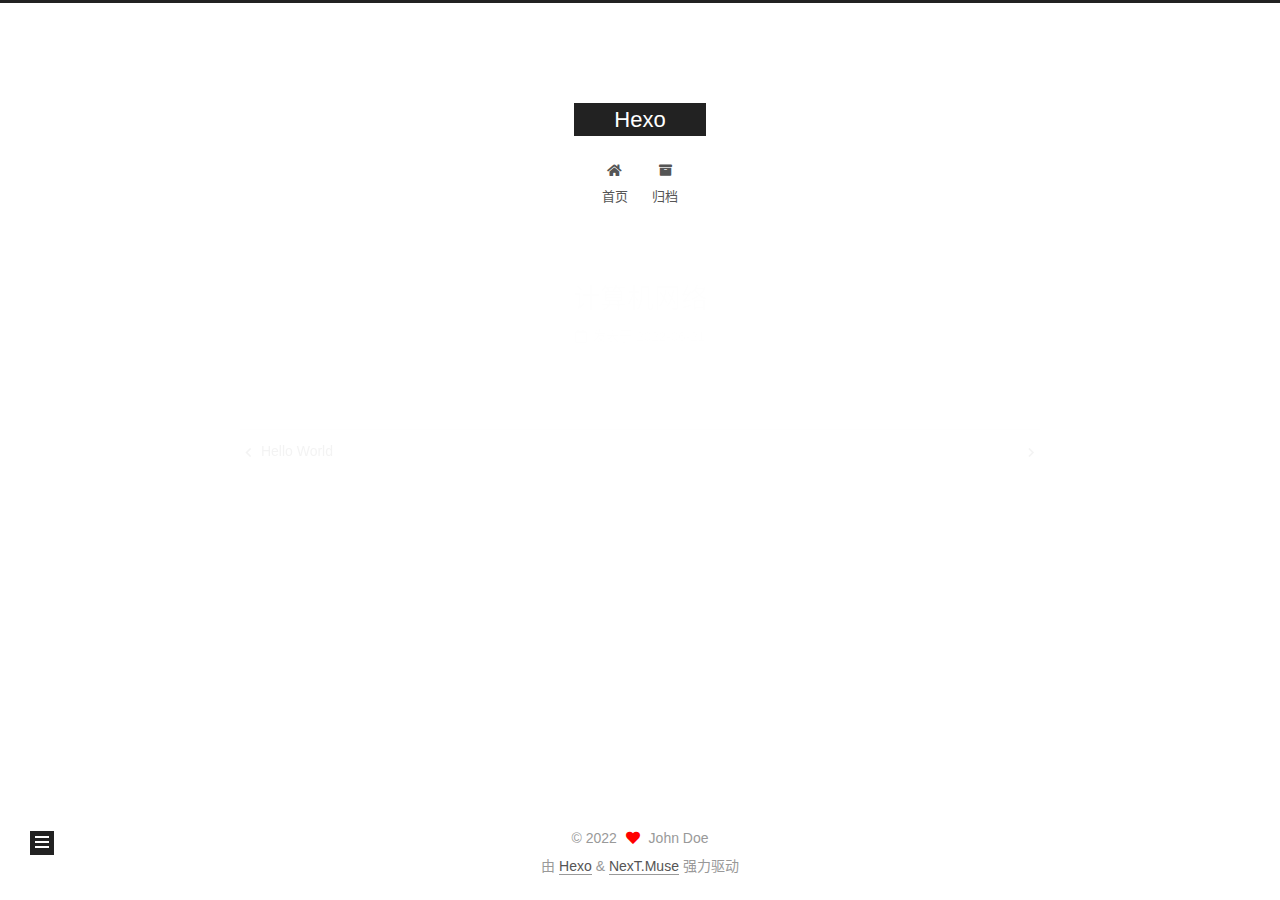
<file: 2022/06/21/计算机网络/index.html>
<!DOCTYPE html>
<html lang="zh-CN">
<head>
  <meta charset="UTF-8">
<meta name="viewport" content="width=device-width, initial-scale=1, maximum-scale=2">
<meta name="theme-color" content="#222">
<meta name="generator" content="Hexo 6.2.0">
  <link rel="apple-touch-icon" sizes="180x180" href="/images/apple-touch-icon-next.png">
  <link rel="icon" type="image/png" sizes="32x32" href="/images/favicon-32x32-next.png">
  <link rel="icon" type="image/png" sizes="16x16" href="/images/favicon-16x16-next.png">
  <link rel="mask-icon" href="/images/logo.svg" color="#222">

<link rel="stylesheet" href="/css/main.css">


<link rel="stylesheet" href="/lib/font-awesome/css/all.min.css">

<script id="hexo-configurations">
    var NexT = window.NexT || {};
    var CONFIG = {"hostname":"example.com","root":"/","scheme":"Muse","version":"7.8.0","exturl":false,"sidebar":{"position":"left","display":"post","padding":18,"offset":12,"onmobile":false},"copycode":{"enable":false,"show_result":false,"style":null},"back2top":{"enable":true,"sidebar":false,"scrollpercent":false},"bookmark":{"enable":false,"color":"#222","save":"auto"},"fancybox":false,"mediumzoom":false,"lazyload":false,"pangu":false,"comments":{"style":"tabs","active":null,"storage":true,"lazyload":false,"nav":null},"algolia":{"hits":{"per_page":10},"labels":{"input_placeholder":"Search for Posts","hits_empty":"We didn't find any results for the search: ${query}","hits_stats":"${hits} results found in ${time} ms"}},"localsearch":{"enable":false,"trigger":"auto","top_n_per_article":1,"unescape":false,"preload":false},"motion":{"enable":true,"async":false,"transition":{"post_block":"fadeIn","post_header":"slideDownIn","post_body":"slideDownIn","coll_header":"slideLeftIn","sidebar":"slideUpIn"}}};
  </script>

  <meta property="og:type" content="article">
<meta property="og:title" content="计算机网络">
<meta property="og:url" content="http://example.com/2022/06/21/%E8%AE%A1%E7%AE%97%E6%9C%BA%E7%BD%91%E7%BB%9C/index.html">
<meta property="og:site_name" content="Hexo">
<meta property="og:locale" content="zh_CN">
<meta property="article:published_time" content="2022-06-21T07:03:47.000Z">
<meta property="article:modified_time" content="2022-06-21T07:03:47.614Z">
<meta property="article:author" content="John Doe">
<meta name="twitter:card" content="summary">

<link rel="canonical" href="http://example.com/2022/06/21/%E8%AE%A1%E7%AE%97%E6%9C%BA%E7%BD%91%E7%BB%9C/">


<script id="page-configurations">
  // https://hexo.io/docs/variables.html
  CONFIG.page = {
    sidebar: "",
    isHome : false,
    isPost : true,
    lang   : 'zh-CN'
  };
</script>

  <title>计算机网络 | Hexo</title>
  






  <noscript>
  <style>
  .use-motion .brand,
  .use-motion .menu-item,
  .sidebar-inner,
  .use-motion .post-block,
  .use-motion .pagination,
  .use-motion .comments,
  .use-motion .post-header,
  .use-motion .post-body,
  .use-motion .collection-header { opacity: initial; }

  .use-motion .site-title,
  .use-motion .site-subtitle {
    opacity: initial;
    top: initial;
  }

  .use-motion .logo-line-before i { left: initial; }
  .use-motion .logo-line-after i { right: initial; }
  </style>
</noscript>

</head>

<body itemscope itemtype="http://schema.org/WebPage">
  <div class="container use-motion">
    <div class="headband"></div>

    <header class="header" itemscope itemtype="http://schema.org/WPHeader">
      <div class="header-inner"><div class="site-brand-container">
  <div class="site-nav-toggle">
    <div class="toggle" aria-label="切换导航栏">
      <span class="toggle-line toggle-line-first"></span>
      <span class="toggle-line toggle-line-middle"></span>
      <span class="toggle-line toggle-line-last"></span>
    </div>
  </div>

  <div class="site-meta">

    <a href="/" class="brand" rel="start">
      <span class="logo-line-before"><i></i></span>
      <h1 class="site-title">Hexo</h1>
      <span class="logo-line-after"><i></i></span>
    </a>
  </div>

  <div class="site-nav-right">
    <div class="toggle popup-trigger">
    </div>
  </div>
</div>




<nav class="site-nav">
  <ul id="menu" class="main-menu menu">
        <li class="menu-item menu-item-home">

    <a href="/" rel="section"><i class="fa fa-home fa-fw"></i>首页</a>

  </li>
        <li class="menu-item menu-item-archives">

    <a href="/archives/" rel="section"><i class="fa fa-archive fa-fw"></i>归档</a>

  </li>
  </ul>
</nav>




</div>
    </header>

    
  <div class="back-to-top">
    <i class="fa fa-arrow-up"></i>
    <span>0%</span>
  </div>


    <main class="main">
      <div class="main-inner">
        <div class="content-wrap">
          

          <div class="content post posts-expand">
            

    
  
  
  <article itemscope itemtype="http://schema.org/Article" class="post-block" lang="zh-CN">
    <link itemprop="mainEntityOfPage" href="http://example.com/2022/06/21/%E8%AE%A1%E7%AE%97%E6%9C%BA%E7%BD%91%E7%BB%9C/">

    <span hidden itemprop="author" itemscope itemtype="http://schema.org/Person">
      <meta itemprop="image" content="/images/avatar.gif">
      <meta itemprop="name" content="John Doe">
      <meta itemprop="description" content="">
    </span>

    <span hidden itemprop="publisher" itemscope itemtype="http://schema.org/Organization">
      <meta itemprop="name" content="Hexo">
    </span>
      <header class="post-header">
        <h1 class="post-title" itemprop="name headline">
          计算机网络
        </h1>

        <div class="post-meta">
            <span class="post-meta-item">
              <span class="post-meta-item-icon">
                <i class="far fa-calendar"></i>
              </span>
              <span class="post-meta-item-text">发表于</span>

              <time title="创建时间：2022-06-21 15:03:47" itemprop="dateCreated datePublished" datetime="2022-06-21T15:03:47+08:00">2022-06-21</time>
            </span>

          

        </div>
      </header>

    
    
    
    <div class="post-body" itemprop="articleBody">

      
        
    </div>

    
    
    

      <footer class="post-footer">

        


        
    <div class="post-nav">
      <div class="post-nav-item">
    <a href="/2022/06/21/hello-world/" rel="prev" title="Hello World">
      <i class="fa fa-chevron-left"></i> Hello World
    </a></div>
      <div class="post-nav-item">
    <a href="/2022/06/21/%E6%93%8D%E4%BD%9C%E7%B3%BB%E7%BB%9F/" rel="next" title="">
       <i class="fa fa-chevron-right"></i>
    </a></div>
    </div>
      </footer>
    
  </article>
  
  
  



          </div>
          

<script>
  window.addEventListener('tabs:register', () => {
    let { activeClass } = CONFIG.comments;
    if (CONFIG.comments.storage) {
      activeClass = localStorage.getItem('comments_active') || activeClass;
    }
    if (activeClass) {
      let activeTab = document.querySelector(`a[href="#comment-${activeClass}"]`);
      if (activeTab) {
        activeTab.click();
      }
    }
  });
  if (CONFIG.comments.storage) {
    window.addEventListener('tabs:click', event => {
      if (!event.target.matches('.tabs-comment .tab-content .tab-pane')) return;
      let commentClass = event.target.classList[1];
      localStorage.setItem('comments_active', commentClass);
    });
  }
</script>

        </div>
          
  
  <div class="toggle sidebar-toggle">
    <span class="toggle-line toggle-line-first"></span>
    <span class="toggle-line toggle-line-middle"></span>
    <span class="toggle-line toggle-line-last"></span>
  </div>

  <aside class="sidebar">
    <div class="sidebar-inner">

      <ul class="sidebar-nav motion-element">
        <li class="sidebar-nav-toc">
          文章目录
        </li>
        <li class="sidebar-nav-overview">
          站点概览
        </li>
      </ul>

      <!--noindex-->
      <div class="post-toc-wrap sidebar-panel">
      </div>
      <!--/noindex-->

      <div class="site-overview-wrap sidebar-panel">
        <div class="site-author motion-element" itemprop="author" itemscope itemtype="http://schema.org/Person">
  <p class="site-author-name" itemprop="name">John Doe</p>
  <div class="site-description" itemprop="description"></div>
</div>
<div class="site-state-wrap motion-element">
  <nav class="site-state">
      <div class="site-state-item site-state-posts">
          <a href="/archives/">
        
          <span class="site-state-item-count">3</span>
          <span class="site-state-item-name">日志</span>
        </a>
      </div>
  </nav>
</div>



      </div>

    </div>
  </aside>
  <div id="sidebar-dimmer"></div>


      </div>
    </main>

    <footer class="footer">
      <div class="footer-inner">
        

        

<div class="copyright">
  
  &copy; 
  <span itemprop="copyrightYear">2022</span>
  <span class="with-love">
    <i class="fa fa-heart"></i>
  </span>
  <span class="author" itemprop="copyrightHolder">John Doe</span>
</div>
  <div class="powered-by">由 <a href="https://hexo.io/" class="theme-link" rel="noopener" target="_blank">Hexo</a> & <a href="https://muse.theme-next.org/" class="theme-link" rel="noopener" target="_blank">NexT.Muse</a> 强力驱动
  </div>

        








      </div>
    </footer>
  </div>

  
  <script src="/lib/anime.min.js"></script>
  <script src="/lib/velocity/velocity.min.js"></script>
  <script src="/lib/velocity/velocity.ui.min.js"></script>

<script src="/js/utils.js"></script>

<script src="/js/motion.js"></script>


<script src="/js/schemes/muse.js"></script>


<script src="/js/next-boot.js"></script>




  















  

  

</body>
</html>
</file>
<file: css/main.css>
:root {
  --body-bg-color: #fff;
  --content-bg-color: #fff;
  --card-bg-color: #f5f5f5;
  --text-color: #555;
  --blockquote-color: #666;
  --link-color: #555;
  --link-hover-color: #222;
  --brand-color: #fff;
  --brand-hover-color: #fff;
  --table-row-odd-bg-color: #f9f9f9;
  --table-row-hover-bg-color: #f5f5f5;
  --menu-item-bg-color: #f5f5f5;
  --btn-default-bg: #222;
  --btn-default-color: #fff;
  --btn-default-border-color: #222;
  --btn-default-hover-bg: #fff;
  --btn-default-hover-color: #222;
  --btn-default-hover-border-color: #222;
}
html {
  line-height: 1.15; /* 1 */
  -webkit-text-size-adjust: 100%; /* 2 */
}
body {
  margin: 0;
}
main {
  display: block;
}
h1 {
  font-size: 2em;
  margin: 0.67em 0;
}
hr {
  box-sizing: content-box; /* 1 */
  height: 0; /* 1 */
  overflow: visible; /* 2 */
}
pre {
  font-family: monospace, monospace; /* 1 */
  font-size: 1em; /* 2 */
}
a {
  background: transparent;
}
abbr[title] {
  border-bottom: none; /* 1 */
  text-decoration: underline; /* 2 */
  text-decoration: underline dotted; /* 2 */
}
b,
strong {
  font-weight: bolder;
}
code,
kbd,
samp {
  font-family: monospace, monospace; /* 1 */
  font-size: 1em; /* 2 */
}
small {
  font-size: 80%;
}
sub,
sup {
  font-size: 75%;
  line-height: 0;
  position: relative;
  vertical-align: baseline;
}
sub {
  bottom: -0.25em;
}
sup {
  top: -0.5em;
}
img {
  border-style: none;
}
button,
input,
optgroup,
select,
textarea {
  font-family: inherit; /* 1 */
  font-size: 100%; /* 1 */
  line-height: 1.15; /* 1 */
  margin: 0; /* 2 */
}
button,
input {
/* 1 */
  overflow: visible;
}
button,
select {
/* 1 */
  text-transform: none;
}
button,
[type='button'],
[type='reset'],
[type='submit'] {
  -webkit-appearance: button;
}
button::-moz-focus-inner,
[type='button']::-moz-focus-inner,
[type='reset']::-moz-focus-inner,
[type='submit']::-moz-focus-inner {
  border-style: none;
  padding: 0;
}
button:-moz-focusring,
[type='button']:-moz-focusring,
[type='reset']:-moz-focusring,
[type='submit']:-moz-focusring {
  outline: 1px dotted ButtonText;
}
fieldset {
  padding: 0.35em 0.75em 0.625em;
}
legend {
  box-sizing: border-box; /* 1 */
  color: inherit; /* 2 */
  display: table; /* 1 */
  max-width: 100%; /* 1 */
  padding: 0; /* 3 */
  white-space: normal; /* 1 */
}
progress {
  vertical-align: baseline;
}
textarea {
  overflow: auto;
}
[type='checkbox'],
[type='radio'] {
  box-sizing: border-box; /* 1 */
  padding: 0; /* 2 */
}
[type='number']::-webkit-inner-spin-button,
[type='number']::-webkit-outer-spin-button {
  height: auto;
}
[type='search'] {
  outline-offset: -2px; /* 2 */
  -webkit-appearance: textfield; /* 1 */
}
[type='search']::-webkit-search-decoration {
  -webkit-appearance: none;
}
::-webkit-file-upload-button {
  font: inherit; /* 2 */
  -webkit-appearance: button; /* 1 */
}
details {
  display: block;
}
summary {
  display: list-item;
}
template {
  display: none;
}
[hidden] {
  display: none;
}
::selection {
  background: #262a30;
  color: #eee;
}
html,
body {
  height: 100%;
}
body {
  background: var(--body-bg-color);
  color: var(--text-color);
  font-family: 'Lato', "PingFang SC", "Microsoft YaHei", sans-serif;
  font-size: 1em;
  line-height: 2;
}
@media (max-width: 991px) {
  body {
    padding-left: 0 !important;
    padding-right: 0 !important;
  }
}
h1,
h2,
h3,
h4,
h5,
h6 {
  font-family: 'Lato', "PingFang SC", "Microsoft YaHei", sans-serif;
  font-weight: bold;
  line-height: 1.5;
  margin: 20px 0 15px;
}
h1 {
  font-size: 1.5em;
}
h2 {
  font-size: 1.375em;
}
h3 {
  font-size: 1.25em;
}
h4 {
  font-size: 1.125em;
}
h5 {
  font-size: 1em;
}
h6 {
  font-size: 0.875em;
}
p {
  margin: 0 0 20px 0;
}
a,
span.exturl {
  border-bottom: 1px solid #999;
  color: var(--link-color);
  outline: 0;
  text-decoration: none;
  overflow-wrap: break-word;
  word-wrap: break-word;
  cursor: pointer;
}
a:hover,
span.exturl:hover {
  border-bottom-color: var(--link-hover-color);
  color: var(--link-hover-color);
}
iframe,
img,
video {
  display: block;
  margin-left: auto;
  margin-right: auto;
  max-width: 100%;
}
hr {
  background-image: repeating-linear-gradient(-45deg, #ddd, #ddd 4px, transparent 4px, transparent 8px);
  border: 0;
  height: 3px;
  margin: 40px 0;
}
blockquote {
  border-left: 4px solid #ddd;
  color: var(--blockquote-color);
  margin: 0;
  padding: 0 15px;
}
blockquote cite::before {
  content: '-';
  padding: 0 5px;
}
dt {
  font-weight: bold;
}
dd {
  margin: 0;
  padding: 0;
}
kbd {
  background-color: #f5f5f5;
  background-image: linear-gradient(#eee, #fff, #eee);
  border: 1px solid #ccc;
  border-radius: 0.2em;
  box-shadow: 0.1em 0.1em 0.2em rgba(0,0,0,0.1);
  color: #555;
  font-family: inherit;
  padding: 0.1em 0.3em;
  white-space: nowrap;
}
.table-container {
  overflow: auto;
}
table {
  border-collapse: collapse;
  border-spacing: 0;
  font-size: 0.875em;
  margin: 0 0 20px 0;
  width: 100%;
}
tbody tr:nth-of-type(odd) {
  background: var(--table-row-odd-bg-color);
}
tbody tr:hover {
  background: var(--table-row-hover-bg-color);
}
caption,
th,
td {
  font-weight: normal;
  padding: 8px;
  vertical-align: middle;
}
th,
td {
  border: 1px solid #ddd;
  border-bottom: 3px solid #ddd;
}
th {
  font-weight: 700;
  padding-bottom: 10px;
}
td {
  border-bottom-width: 1px;
}
.btn {
  background: var(--btn-default-bg);
  border: 2px solid var(--btn-default-border-color);
  border-radius: 0;
  color: var(--btn-default-color);
  display: inline-block;
  font-size: 0.875em;
  line-height: 2;
  padding: 0 20px;
  text-decoration: none;
  transition-property: background-color;
  transition-delay: 0s;
  transition-duration: 0.2s;
  transition-timing-function: ease-in-out;
}
.btn:hover {
  background: var(--btn-default-hover-bg);
  border-color: var(--btn-default-hover-border-color);
  color: var(--btn-default-hover-color);
}
.btn + .btn {
  margin: 0 0 8px 8px;
}
.btn .fa-fw {
  text-align: left;
  width: 1.285714285714286em;
}
.toggle {
  line-height: 0;
}
.toggle .toggle-line {
  background: #fff;
  display: inline-block;
  height: 2px;
  left: 0;
  position: relative;
  top: 0;
  transition: all 0.4s;
  vertical-align: top;
  width: 100%;
}
.toggle .toggle-line:not(:first-child) {
  margin-top: 3px;
}
.toggle.toggle-arrow .toggle-line-first {
  left: 50%;
  top: 2px;
  transform: rotate(45deg);
  width: 50%;
}
.toggle.toggle-arrow .toggle-line-middle {
  left: 2px;
  width: 90%;
}
.toggle.toggle-arrow .toggle-line-last {
  left: 50%;
  top: -2px;
  transform: rotate(-45deg);
  width: 50%;
}
.toggle.toggle-close .toggle-line-first {
  transform: rotate(-45deg);
  top: 5px;
}
.toggle.toggle-close .toggle-line-middle {
  opacity: 0;
}
.toggle.toggle-close .toggle-line-last {
  transform: rotate(45deg);
  top: -5px;
}
.highlight,
pre {
  background: #f7f7f7;
  color: #4d4d4c;
  line-height: 1.6;
  margin: 0 auto 20px;
}
pre,
code {
  font-family: consolas, Menlo, monospace, "PingFang SC", "Microsoft YaHei";
}
code {
  background: #eee;
  border-radius: 3px;
  color: #555;
  padding: 2px 4px;
  overflow-wrap: break-word;
  word-wrap: break-word;
}
.highlight *::selection {
  background: #d6d6d6;
}
.highlight pre {
  border: 0;
  margin: 0;
  padding: 10px 0;
}
.highlight table {
  border: 0;
  margin: 0;
  width: auto;
}
.highlight td {
  border: 0;
  padding: 0;
}
.highlight figcaption {
  background: #eff2f3;
  color: #4d4d4c;
  display: flex;
  font-size: 0.875em;
  justify-content: space-between;
  line-height: 1.2;
  padding: 0.5em;
}
.highlight figcaption a {
  color: #4d4d4c;
}
.highlight figcaption a:hover {
  border-bottom-color: #4d4d4c;
}
.highlight .gutter {
  -moz-user-select: none;
  -ms-user-select: none;
  -webkit-user-select: none;
  user-select: none;
}
.highlight .gutter pre {
  background: #eff2f3;
  color: #869194;
  padding-left: 10px;
  padding-right: 10px;
  text-align: right;
}
.highlight .code pre {
  background: #f7f7f7;
  padding-left: 10px;
  width: 100%;
}
.gist table {
  width: auto;
}
.gist table td {
  border: 0;
}
pre {
  overflow: auto;
  padding: 10px;
}
pre code {
  background: none;
  color: #4d4d4c;
  font-size: 0.875em;
  padding: 0;
  text-shadow: none;
}
pre .deletion {
  background: #fdd;
}
pre .addition {
  background: #dfd;
}
pre .meta {
  color: #eab700;
  -moz-user-select: none;
  -ms-user-select: none;
  -webkit-user-select: none;
  user-select: none;
}
pre .comment {
  color: #8e908c;
}
pre .variable,
pre .attribute,
pre .tag,
pre .name,
pre .regexp,
pre .ruby .constant,
pre .xml .tag .title,
pre .xml .pi,
pre .xml .doctype,
pre .html .doctype,
pre .css .id,
pre .css .class,
pre .css .pseudo {
  color: #c82829;
}
pre .number,
pre .preprocessor,
pre .built_in,
pre .builtin-name,
pre .literal,
pre .params,
pre .constant,
pre .command {
  color: #f5871f;
}
pre .ruby .class .title,
pre .css .rules .attribute,
pre .string,
pre .symbol,
pre .value,
pre .inheritance,
pre .header,
pre .ruby .symbol,
pre .xml .cdata,
pre .special,
pre .formula {
  color: #718c00;
}
pre .title,
pre .css .hexcolor {
  color: #3e999f;
}
pre .function,
pre .python .decorator,
pre .python .title,
pre .ruby .function .title,
pre .ruby .title .keyword,
pre .perl .sub,
pre .javascript .title,
pre .coffeescript .title {
  color: #4271ae;
}
pre .keyword,
pre .javascript .function {
  color: #8959a8;
}
.blockquote-center {
  border-left: none;
  margin: 40px 0;
  padding: 0;
  position: relative;
  text-align: center;
}
.blockquote-center .fa {
  display: block;
  opacity: 0.6;
  position: absolute;
  width: 100%;
}
.blockquote-center .fa-quote-left {
  border-top: 1px solid #ccc;
  text-align: left;
  top: -20px;
}
.blockquote-center .fa-quote-right {
  border-bottom: 1px solid #ccc;
  text-align: right;
  bottom: -20px;
}
.blockquote-center p,
.blockquote-center div {
  text-align: center;
}
.post-body .group-picture img {
  margin: 0 auto;
  padding: 0 3px;
}
.group-picture-row {
  margin-bottom: 6px;
  overflow: hidden;
}
.group-picture-column {
  float: left;
  margin-bottom: 10px;
}
.post-body .label {
  color: #555;
  display: inline;
  padding: 0 2px;
}
.post-body .label.default {
  background: #f0f0f0;
}
.post-body .label.primary {
  background: #efe6f7;
}
.post-body .label.info {
  background: #e5f2f8;
}
.post-body .label.success {
  background: #e7f4e9;
}
.post-body .label.warning {
  background: #fcf6e1;
}
.post-body .label.danger {
  background: #fae8eb;
}
.post-body .tabs {
  margin-bottom: 20px;
}
.post-body .tabs,
.tabs-comment {
  display: block;
  padding-top: 10px;
  position: relative;
}
.post-body .tabs ul.nav-tabs,
.tabs-comment ul.nav-tabs {
  display: flex;
  flex-wrap: wrap;
  margin: 0;
  margin-bottom: -1px;
  padding: 0;
}
@media (max-width: 413px) {
  .post-body .tabs ul.nav-tabs,
  .tabs-comment ul.nav-tabs {
    display: block;
    margin-bottom: 5px;
  }
}
.post-body .tabs ul.nav-tabs li.tab,
.tabs-comment ul.nav-tabs li.tab {
  border-bottom: 1px solid #ddd;
  border-left: 1px solid transparent;
  border-right: 1px solid transparent;
  border-top: 3px solid transparent;
  flex-grow: 1;
  list-style-type: none;
  border-radius: 0 0 0 0;
}
@media (max-width: 413px) {
  .post-body .tabs ul.nav-tabs li.tab,
  .tabs-comment ul.nav-tabs li.tab {
    border-bottom: 1px solid transparent;
    border-left: 3px solid transparent;
    border-right: 1px solid transparent;
    border-top: 1px solid transparent;
  }
}
@media (max-width: 413px) {
  .post-body .tabs ul.nav-tabs li.tab,
  .tabs-comment ul.nav-tabs li.tab {
    border-radius: 0;
  }
}
.post-body .tabs ul.nav-tabs li.tab a,
.tabs-comment ul.nav-tabs li.tab a {
  border-bottom: initial;
  display: block;
  line-height: 1.8;
  outline: 0;
  padding: 0.25em 0.75em;
  text-align: center;
  transition-delay: 0s;
  transition-duration: 0.2s;
  transition-timing-function: ease-out;
}
.post-body .tabs ul.nav-tabs li.tab a i,
.tabs-comment ul.nav-tabs li.tab a i {
  width: 1.285714285714286em;
}
.post-body .tabs ul.nav-tabs li.tab.active,
.tabs-comment ul.nav-tabs li.tab.active {
  border-bottom: 1px solid transparent;
  border-left: 1px solid #ddd;
  border-right: 1px solid #ddd;
  border-top: 3px solid #fc6423;
}
@media (max-width: 413px) {
  .post-body .tabs ul.nav-tabs li.tab.active,
  .tabs-comment ul.nav-tabs li.tab.active {
    border-bottom: 1px solid #ddd;
    border-left: 3px solid #fc6423;
    border-right: 1px solid #ddd;
    border-top: 1px solid #ddd;
  }
}
.post-body .tabs ul.nav-tabs li.tab.active a,
.tabs-comment ul.nav-tabs li.tab.active a {
  color: var(--link-color);
  cursor: default;
}
.post-body .tabs .tab-content .tab-pane,
.tabs-comment .tab-content .tab-pane {
  border: 1px solid #ddd;
  border-top: 0;
  padding: 20px 20px 0 20px;
  border-radius: 0;
}
.post-body .tabs .tab-content .tab-pane:not(.active),
.tabs-comment .tab-content .tab-pane:not(.active) {
  display: none;
}
.post-body .tabs .tab-content .tab-pane.active,
.tabs-comment .tab-content .tab-pane.active {
  display: block;
}
.post-body .tabs .tab-content .tab-pane.active:nth-of-type(1),
.tabs-comment .tab-content .tab-pane.active:nth-of-type(1) {
  border-radius: 0 0 0 0;
}
@media (max-width: 413px) {
  .post-body .tabs .tab-content .tab-pane.active:nth-of-type(1),
  .tabs-comment .tab-content .tab-pane.active:nth-of-type(1) {
    border-radius: 0;
  }
}
.post-body .note {
  border-radius: 3px;
  margin-bottom: 20px;
  padding: 1em;
  position: relative;
  border: 1px solid #eee;
  border-left-width: 5px;
}
.post-body .note h2,
.post-body .note h3,
.post-body .note h4,
.post-body .note h5,
.post-body .note h6 {
  margin-top: 0;
  border-bottom: initial;
  margin-bottom: 0;
  padding-top: 0;
}
.post-body .note p:first-child,
.post-body .note ul:first-child,
.post-body .note ol:first-child,
.post-body .note table:first-child,
.post-body .note pre:first-child,
.post-body .note blockquote:first-child,
.post-body .note img:first-child {
  margin-top: 0;
}
.post-body .note p:last-child,
.post-body .note ul:last-child,
.post-body .note ol:last-child,
.post-body .note table:last-child,
.post-body .note pre:last-child,
.post-body .note blockquote:last-child,
.post-body .note img:last-child {
  margin-bottom: 0;
}
.post-body .note.default {
  border-left-color: #777;
}
.post-body .note.default h2,
.post-body .note.default h3,
.post-body .note.default h4,
.post-body .note.default h5,
.post-body .note.default h6 {
  color: #777;
}
.post-body .note.primary {
  border-left-color: #6f42c1;
}
.post-body .note.primary h2,
.post-body .note.primary h3,
.post-body .note.primary h4,
.post-body .note.primary h5,
.post-body .note.primary h6 {
  color: #6f42c1;
}
.post-body .note.info {
  border-left-color: #428bca;
}
.post-body .note.info h2,
.post-body .note.info h3,
.post-body .note.info h4,
.post-body .note.info h5,
.post-body .note.info h6 {
  color: #428bca;
}
.post-body .note.success {
  border-left-color: #5cb85c;
}
.post-body .note.success h2,
.post-body .note.success h3,
.post-body .note.success h4,
.post-body .note.success h5,
.post-body .note.success h6 {
  color: #5cb85c;
}
.post-body .note.warning {
  border-left-color: #f0ad4e;
}
.post-body .note.warning h2,
.post-body .note.warning h3,
.post-body .note.warning h4,
.post-body .note.warning h5,
.post-body .note.warning h6 {
  color: #f0ad4e;
}
.post-body .note.danger {
  border-left-color: #d9534f;
}
.post-body .note.danger h2,
.post-body .note.danger h3,
.post-body .note.danger h4,
.post-body .note.danger h5,
.post-body .note.danger h6 {
  color: #d9534f;
}
.pagination .prev,
.pagination .next,
.pagination .page-number,
.pagination .space {
  display: inline-block;
  margin: 0 10px;
  padding: 0 11px;
  position: relative;
  top: -1px;
}
@media (max-width: 767px) {
  .pagination .prev,
  .pagination .next,
  .pagination .page-number,
  .pagination .space {
    margin: 0 5px;
  }
}
.pagination {
  border-top: 1px solid #eee;
  margin: 120px 0 0;
  text-align: center;
}
.pagination .prev,
.pagination .next,
.pagination .page-number {
  border-bottom: 0;
  border-top: 1px solid #eee;
  transition-property: border-color;
  transition-delay: 0s;
  transition-duration: 0.2s;
  transition-timing-function: ease-in-out;
}
.pagination .prev:hover,
.pagination .next:hover,
.pagination .page-number:hover {
  border-top-color: #222;
}
.pagination .space {
  margin: 0;
  padding: 0;
}
.pagination .prev {
  margin-left: 0;
}
.pagination .next {
  margin-right: 0;
}
.pagination .page-number.current {
  background: #ccc;
  border-top-color: #ccc;
  color: #fff;
}
@media (max-width: 767px) {
  .pagination {
    border-top: none;
  }
  .pagination .prev,
  .pagination .next,
  .pagination .page-number {
    border-bottom: 1px solid #eee;
    border-top: 0;
    margin-bottom: 10px;
    padding: 0 10px;
  }
  .pagination .prev:hover,
  .pagination .next:hover,
  .pagination .page-number:hover {
    border-bottom-color: #222;
  }
}
.comments {
  margin-top: 60px;
  overflow: hidden;
}
.comment-button-group {
  display: flex;
  flex-wrap: wrap-reverse;
  justify-content: center;
  margin: 1em 0;
}
.comment-button-group .comment-button {
  margin: 0.1em 0.2em;
}
.comment-button-group .comment-button.active {
  background: var(--btn-default-hover-bg);
  border-color: var(--btn-default-hover-border-color);
  color: var(--btn-default-hover-color);
}
.comment-position {
  display: none;
}
.comment-position.active {
  display: block;
}
.tabs-comment {
  background: var(--content-bg-color);
  margin-top: 4em;
  padding-top: 0;
}
.tabs-comment .comments {
  border: 0;
  box-shadow: none;
  margin-top: 0;
  padding-top: 0;
}
.container {
  min-height: 100%;
  position: relative;
}
.main-inner {
  margin: 0 auto;
  width: 700px;
}
@media (min-width: 1200px) {
  .main-inner {
    width: 800px;
  }
}
@media (min-width: 1600px) {
  .main-inner {
    width: 900px;
  }
}
@media (max-width: 767px) {
  .content-wrap {
    padding: 0 20px;
  }
}
.header {
  background: transparent;
}
.header-inner {
  margin: 0 auto;
  width: 700px;
}
@media (min-width: 1200px) {
  .header-inner {
    width: 800px;
  }
}
@media (min-width: 1600px) {
  .header-inner {
    width: 900px;
  }
}
.site-brand-container {
  display: flex;
  flex-shrink: 0;
  padding: 0 10px;
}
.headband {
  background: #222;
  height: 3px;
}
.site-meta {
  flex-grow: 1;
  text-align: center;
}
@media (max-width: 767px) {
  .site-meta {
    text-align: center;
  }
}
.brand {
  border-bottom: none;
  color: var(--brand-color);
  display: inline-block;
  line-height: 1.375em;
  padding: 0 40px;
  position: relative;
}
.brand:hover {
  color: var(--brand-hover-color);
}
.site-title {
  font-family: 'Lato', "PingFang SC", "Microsoft YaHei", sans-serif;
  font-size: 1.375em;
  font-weight: normal;
  margin: 0;
}
.site-subtitle {
  color: #999;
  font-size: 0.8125em;
  margin: 10px 0;
}
.use-motion .brand {
  opacity: 0;
}
.use-motion .site-title,
.use-motion .site-subtitle,
.use-motion .custom-logo-image {
  opacity: 0;
  position: relative;
  top: -10px;
}
.site-nav-toggle,
.site-nav-right {
  display: none;
}
@media (max-width: 767px) {
  .site-nav-toggle,
  .site-nav-right {
    display: flex;
    flex-direction: column;
    justify-content: center;
  }
}
.site-nav-toggle .toggle,
.site-nav-right .toggle {
  color: var(--text-color);
  padding: 10px;
  width: 22px;
}
.site-nav-toggle .toggle .toggle-line,
.site-nav-right .toggle .toggle-line {
  background: var(--text-color);
  border-radius: 1px;
}
.site-nav {
  display: block;
}
@media (max-width: 767px) {
  .site-nav {
    clear: both;
    display: none;
  }
}
.site-nav.site-nav-on {
  display: block;
}
.menu {
  margin-top: 20px;
  padding-left: 0;
  text-align: center;
}
.menu-item {
  display: inline-block;
  list-style: none;
  margin: 0 10px;
}
@media (max-width: 767px) {
  .menu-item {
    display: block;
    margin-top: 10px;
  }
  .menu-item.menu-item-search {
    display: none;
  }
}
.menu-item a,
.menu-item span.exturl {
  border-bottom: 0;
  display: block;
  font-size: 0.8125em;
  transition-property: border-color;
  transition-delay: 0s;
  transition-duration: 0.2s;
  transition-timing-function: ease-in-out;
}
@media (hover: none) {
  .menu-item a:hover,
  .menu-item span.exturl:hover {
    border-bottom-color: transparent !important;
  }
}
.menu-item .fa,
.menu-item .fab,
.menu-item .far,
.menu-item .fas {
  margin-right: 8px;
}
.menu-item .badge {
  display: inline-block;
  font-weight: bold;
  line-height: 1;
  margin-left: 0.35em;
  margin-top: 0.35em;
  text-align: center;
  white-space: nowrap;
}
@media (max-width: 767px) {
  .menu-item .badge {
    float: right;
    margin-left: 0;
  }
}
.menu-item-active a,
.menu .menu-item a:hover,
.menu .menu-item span.exturl:hover {
  background: var(--menu-item-bg-color);
}
.use-motion .menu-item {
  opacity: 0;
}
.sidebar {
  background: #222;
  bottom: 0;
  box-shadow: inset 0 2px 6px #000;
  position: fixed;
  top: 0;
}
@media (max-width: 991px) {
  .sidebar {
    display: none;
  }
}
.sidebar-inner {
  color: #999;
  padding: 18px 10px;
  text-align: center;
}
.cc-license {
  margin-top: 10px;
  text-align: center;
}
.cc-license .cc-opacity {
  border-bottom: none;
  opacity: 0.7;
}
.cc-license .cc-opacity:hover {
  opacity: 0.9;
}
.cc-license img {
  display: inline-block;
}
.site-author-image {
  border: 2px solid #333;
  display: block;
  margin: 0 auto;
  max-width: 96px;
  padding: 2px;
}
.site-author-name {
  color: #f5f5f5;
  font-weight: normal;
  margin: 5px 0 0;
  text-align: center;
}
.site-description {
  color: #999;
  font-size: 1em;
  margin-top: 5px;
  text-align: center;
}
.links-of-author {
  margin-top: 15px;
}
.links-of-author a,
.links-of-author span.exturl {
  border-bottom-color: #555;
  display: inline-block;
  font-size: 0.8125em;
  margin-bottom: 10px;
  margin-right: 10px;
  vertical-align: middle;
}
.links-of-author a::before,
.links-of-author span.exturl::before {
  background: #58ccff;
  border-radius: 50%;
  content: ' ';
  display: inline-block;
  height: 4px;
  margin-right: 3px;
  vertical-align: middle;
  width: 4px;
}
.sidebar-button {
  margin-top: 15px;
}
.sidebar-button a {
  border: 1px solid #fc6423;
  border-radius: 4px;
  color: #fc6423;
  display: inline-block;
  padding: 0 15px;
}
.sidebar-button a .fa,
.sidebar-button a .fab,
.sidebar-button a .far,
.sidebar-button a .fas {
  margin-right: 5px;
}
.sidebar-button a:hover {
  background: #fc6423;
  border: 1px solid #fc6423;
  color: #fff;
}
.sidebar-button a:hover .fa,
.sidebar-button a:hover .fab,
.sidebar-button a:hover .far,
.sidebar-button a:hover .fas {
  color: #fff;
}
.links-of-blogroll {
  font-size: 0.8125em;
  margin-top: 10px;
}
.links-of-blogroll-title {
  font-size: 0.875em;
  font-weight: 600;
  margin-top: 0;
}
.links-of-blogroll-list {
  list-style: none;
  margin: 0;
  padding: 0;
}
#sidebar-dimmer {
  display: none;
}
@media (max-width: 767px) {
  #sidebar-dimmer {
    background: #000;
    display: block;
    height: 100%;
    left: 100%;
    opacity: 0;
    position: fixed;
    top: 0;
    width: 100%;
    z-index: 1100;
  }
  .sidebar-active + #sidebar-dimmer {
    opacity: 0.7;
    transform: translateX(-100%);
    transition: opacity 0.5s;
  }
}
.sidebar-nav {
  margin: 0;
  padding-bottom: 20px;
  padding-left: 0;
}
.sidebar-nav li {
  border-bottom: 1px solid transparent;
  color: #666;
  cursor: pointer;
  display: inline-block;
  font-size: 0.875em;
}
.sidebar-nav li.sidebar-nav-overview {
  margin-left: 10px;
}
.sidebar-nav li:hover {
  color: #f5f5f5;
}
.sidebar-nav .sidebar-nav-active {
  border-bottom-color: #87daff;
  color: #87daff;
}
.sidebar-nav .sidebar-nav-active:hover {
  color: #87daff;
}
.sidebar-panel {
  display: none;
  overflow-x: hidden;
  overflow-y: auto;
}
.sidebar-panel-active {
  display: block;
}
.sidebar-toggle {
  background: #222;
  bottom: 45px;
  cursor: pointer;
  height: 14px;
  left: 30px;
  padding: 5px;
  position: fixed;
  width: 14px;
  z-index: 1300;
}
@media (max-width: 991px) {
  .sidebar-toggle {
    left: 20px;
    opacity: 0.8;
    display: none;
  }
}
.sidebar-toggle:hover .toggle-line {
  background: #87daff;
}
.post-toc {
  font-size: 0.875em;
}
.post-toc ol {
  list-style: none;
  margin: 0;
  padding: 0 2px 5px 10px;
  text-align: left;
}
.post-toc ol > ol {
  padding-left: 0;
}
.post-toc ol a {
  transition-property: all;
  transition-delay: 0s;
  transition-duration: 0.2s;
  transition-timing-function: ease-in-out;
}
.post-toc .nav-item {
  line-height: 1.8;
  overflow: hidden;
  text-overflow: ellipsis;
  white-space: nowrap;
}
.post-toc .nav .nav-child {
  display: none;
}
.post-toc .nav .active > .nav-child {
  display: block;
}
.post-toc .nav .active-current > .nav-child {
  display: block;
}
.post-toc .nav .active-current > .nav-child > .nav-item {
  display: block;
}
.post-toc .nav .active > a {
  border-bottom-color: #87daff;
  color: #87daff;
}
.post-toc .nav .active-current > a {
  color: #87daff;
}
.post-toc .nav .active-current > a:hover {
  color: #87daff;
}
.site-state {
  display: flex;
  justify-content: center;
  line-height: 1.4;
  margin-top: 10px;
  overflow: hidden;
  text-align: center;
  white-space: nowrap;
}
.site-state-item {
  padding: 0 15px;
}
.site-state-item:not(:first-child) {
  border-left: 1px solid #333;
}
.site-state-item a {
  border-bottom: none;
}
.site-state-item-count {
  display: block;
  font-size: 1.25em;
  font-weight: 600;
  text-align: center;
}
.site-state-item-name {
  color: inherit;
  font-size: 0.875em;
}
.footer {
  color: #999;
  font-size: 0.875em;
  padding: 20px 0;
}
.footer.footer-fixed {
  bottom: 0;
  left: 0;
  position: absolute;
  right: 0;
}
.footer-inner {
  box-sizing: border-box;
  margin: 0 auto;
  text-align: center;
  width: 700px;
}
@media (min-width: 1200px) {
  .footer-inner {
    width: 800px;
  }
}
@media (min-width: 1600px) {
  .footer-inner {
    width: 900px;
  }
}
.languages {
  display: inline-block;
  font-size: 1.125em;
  position: relative;
}
.languages .lang-select-label span {
  margin: 0 0.5em;
}
.languages .lang-select {
  height: 100%;
  left: 0;
  opacity: 0;
  position: absolute;
  top: 0;
  width: 100%;
}
.with-love {
  color: #ff0000;
  display: inline-block;
  margin: 0 5px;
}
.powered-by,
.theme-info {
  display: inline-block;
}
@-moz-keyframes iconAnimate {
  0%, 100% {
    transform: scale(1);
  }
  10%, 30% {
    transform: scale(0.9);
  }
  20%, 40%, 60%, 80% {
    transform: scale(1.1);
  }
  50%, 70% {
    transform: scale(1.1);
  }
}
@-webkit-keyframes iconAnimate {
  0%, 100% {
    transform: scale(1);
  }
  10%, 30% {
    transform: scale(0.9);
  }
  20%, 40%, 60%, 80% {
    transform: scale(1.1);
  }
  50%, 70% {
    transform: scale(1.1);
  }
}
@-o-keyframes iconAnimate {
  0%, 100% {
    transform: scale(1);
  }
  10%, 30% {
    transform: scale(0.9);
  }
  20%, 40%, 60%, 80% {
    transform: scale(1.1);
  }
  50%, 70% {
    transform: scale(1.1);
  }
}
@keyframes iconAnimate {
  0%, 100% {
    transform: scale(1);
  }
  10%, 30% {
    transform: scale(0.9);
  }
  20%, 40%, 60%, 80% {
    transform: scale(1.1);
  }
  50%, 70% {
    transform: scale(1.1);
  }
}
.back-to-top {
  font-size: 12px;
  text-align: center;
  transition-delay: 0s;
  transition-duration: 0.2s;
  transition-timing-function: ease-in-out;
}
.back-to-top {
  background: #222;
  bottom: -100px;
  box-sizing: border-box;
  color: #fff;
  cursor: pointer;
  left: 30px;
  opacity: 1;
  padding: 0 6px;
  position: fixed;
  transition-property: bottom;
  z-index: 1300;
  width: 24px;
}
.back-to-top span {
  display: none;
}
.back-to-top:hover {
  color: #87daff;
}
.back-to-top.back-to-top-on {
  bottom: 19px;
}
@media (max-width: 991px) {
  .back-to-top {
    left: 20px;
    opacity: 0.8;
  }
}
.post-body {
  font-family: 'Lato', "PingFang SC", "Microsoft YaHei", sans-serif;
  overflow-wrap: break-word;
  word-wrap: break-word;
}
@media (min-width: 1200px) {
  .post-body {
    font-size: 1.125em;
  }
}
.post-body .exturl .fa {
  font-size: 0.875em;
  margin-left: 4px;
}
.post-body .image-caption,
.post-body .figure .caption {
  color: #999;
  font-size: 0.875em;
  font-weight: bold;
  line-height: 1;
  margin: -20px auto 15px;
  text-align: center;
}
.post-sticky-flag {
  display: inline-block;
  transform: rotate(30deg);
}
.post-button {
  margin-top: 40px;
  text-align: center;
}
.use-motion .post-block,
.use-motion .pagination,
.use-motion .comments {
  opacity: 0;
}
.use-motion .post-header {
  opacity: 0;
}
.use-motion .post-body {
  opacity: 0;
}
.use-motion .collection-header {
  opacity: 0;
}
.posts-collapse {
  margin-left: 35px;
  position: relative;
}
@media (max-width: 767px) {
  .posts-collapse {
    margin-left: 0px;
    margin-right: 0px;
  }
}
.posts-collapse .collection-title {
  font-size: 1.125em;
  position: relative;
}
.posts-collapse .collection-title::before {
  background: #999;
  border: 1px solid #fff;
  border-radius: 50%;
  content: ' ';
  height: 10px;
  left: 0;
  margin-left: -6px;
  margin-top: -4px;
  position: absolute;
  top: 50%;
  width: 10px;
}
.posts-collapse .collection-year {
  font-size: 1.5em;
  font-weight: bold;
  margin: 60px 0;
  position: relative;
}
.posts-collapse .collection-year::before {
  background: #bbb;
  border-radius: 50%;
  content: ' ';
  height: 8px;
  left: 0;
  margin-left: -4px;
  margin-top: -4px;
  position: absolute;
  top: 50%;
  width: 8px;
}
.posts-collapse .collection-header {
  display: block;
  margin: 0 0 0 20px;
}
.posts-collapse .collection-header small {
  color: #bbb;
  margin-left: 5px;
}
.posts-collapse .post-header {
  border-bottom: 1px dashed #ccc;
  margin: 30px 0;
  padding-left: 15px;
  position: relative;
  transition-property: border;
  transition-delay: 0s;
  transition-duration: 0.2s;
  transition-timing-function: ease-in-out;
}
.posts-collapse .post-header::before {
  background: #bbb;
  border: 1px solid #fff;
  border-radius: 50%;
  content: ' ';
  height: 6px;
  left: 0;
  margin-left: -4px;
  position: absolute;
  top: 0.75em;
  transition-property: background;
  width: 6px;
  transition-delay: 0s;
  transition-duration: 0.2s;
  transition-timing-function: ease-in-out;
}
.posts-collapse .post-header:hover {
  border-bottom-color: #666;
}
.posts-collapse .post-header:hover::before {
  background: #222;
}
.posts-collapse .post-meta {
  display: inline;
  font-size: 0.75em;
  margin-right: 10px;
}
.posts-collapse .post-title {
  display: inline;
}
.posts-collapse .post-title a,
.posts-collapse .post-title span.exturl {
  border-bottom: none;
  color: var(--link-color);
}
.posts-collapse .post-title .fa-external-link-alt {
  font-size: 0.875em;
  margin-left: 5px;
}
.posts-collapse::before {
  background: #f5f5f5;
  content: ' ';
  height: 100%;
  left: 0;
  margin-left: -2px;
  position: absolute;
  top: 1.25em;
  width: 4px;
}
.post-eof {
  background: #ccc;
  height: 1px;
  margin: 80px auto 60px;
  text-align: center;
  width: 8%;
}
.post-block:last-of-type .post-eof {
  display: none;
}
.content {
  padding-top: 40px;
}
@media (min-width: 992px) {
  .post-body {
    text-align: justify;
  }
}
@media (max-width: 991px) {
  .post-body {
    text-align: justify;
  }
}
.post-body h1,
.post-body h2,
.post-body h3,
.post-body h4,
.post-body h5,
.post-body h6 {
  padding-top: 10px;
}
.post-body h1 .header-anchor,
.post-body h2 .header-anchor,
.post-body h3 .header-anchor,
.post-body h4 .header-anchor,
.post-body h5 .header-anchor,
.post-body h6 .header-anchor {
  border-bottom-style: none;
  color: #ccc;
  float: right;
  margin-left: 10px;
  visibility: hidden;
}
.post-body h1 .header-anchor:hover,
.post-body h2 .header-anchor:hover,
.post-body h3 .header-anchor:hover,
.post-body h4 .header-anchor:hover,
.post-body h5 .header-anchor:hover,
.post-body h6 .header-anchor:hover {
  color: inherit;
}
.post-body h1:hover .header-anchor,
.post-body h2:hover .header-anchor,
.post-body h3:hover .header-anchor,
.post-body h4:hover .header-anchor,
.post-body h5:hover .header-anchor,
.post-body h6:hover .header-anchor {
  visibility: visible;
}
.post-body iframe,
.post-body img,
.post-body video {
  margin-bottom: 20px;
}
.post-body .video-container {
  height: 0;
  margin-bottom: 20px;
  overflow: hidden;
  padding-top: 75%;
  position: relative;
  width: 100%;
}
.post-body .video-container iframe,
.post-body .video-container object,
.post-body .video-container embed {
  height: 100%;
  left: 0;
  margin: 0;
  position: absolute;
  top: 0;
  width: 100%;
}
.post-gallery {
  align-items: center;
  display: grid;
  grid-gap: 10px;
  grid-template-columns: 1fr 1fr 1fr;
  margin-bottom: 20px;
}
@media (max-width: 767px) {
  .post-gallery {
    grid-template-columns: 1fr 1fr;
  }
}
.post-gallery a {
  border: 0;
}
.post-gallery img {
  margin: 0;
}
.posts-expand .post-header {
  font-size: 1.125em;
}
.posts-expand .post-title {
  font-size: 1.5em;
  font-weight: normal;
  margin: initial;
  text-align: center;
  overflow-wrap: break-word;
  word-wrap: break-word;
}
.posts-expand .post-title-link {
  border-bottom: none;
  color: var(--link-color);
  display: inline-block;
  position: relative;
  vertical-align: top;
}
.posts-expand .post-title-link::before {
  background: var(--link-color);
  bottom: 0;
  content: '';
  height: 2px;
  left: 0;
  position: absolute;
  transform: scaleX(0);
  visibility: hidden;
  width: 100%;
  transition-delay: 0s;
  transition-duration: 0.2s;
  transition-timing-function: ease-in-out;
}
.posts-expand .post-title-link:hover::before {
  transform: scaleX(1);
  visibility: visible;
}
.posts-expand .post-title-link .fa-external-link-alt {
  font-size: 0.875em;
  margin-left: 5px;
}
.posts-expand .post-meta {
  color: #999;
  font-family: 'Lato', "PingFang SC", "Microsoft YaHei", sans-serif;
  font-size: 0.75em;
  margin: 3px 0 60px 0;
  text-align: center;
}
.posts-expand .post-meta .post-description {
  font-size: 0.875em;
  margin-top: 2px;
}
.posts-expand .post-meta time {
  border-bottom: 1px dashed #999;
  cursor: pointer;
}
.post-meta .post-meta-item + .post-meta-item::before {
  content: '|';
  margin: 0 0.5em;
}
.post-meta-divider {
  margin: 0 0.5em;
}
.post-meta-item-icon {
  margin-right: 3px;
}
@media (max-width: 991px) {
  .post-meta-item-icon {
    display: inline-block;
  }
}
@media (max-width: 991px) {
  .post-meta-item-text {
    display: none;
  }
}
.post-nav {
  border-top: 1px solid #eee;
  display: flex;
  justify-content: space-between;
  margin-top: 15px;
  padding: 10px 5px 0;
}
.post-nav-item {
  flex: 1;
}
.post-nav-item a {
  border-bottom: none;
  display: block;
  font-size: 0.875em;
  line-height: 1.6;
  position: relative;
}
.post-nav-item a:active {
  top: 2px;
}
.post-nav-item .fa {
  font-size: 0.75em;
}
.post-nav-item:first-child {
  margin-right: 15px;
}
.post-nav-item:first-child .fa {
  margin-right: 5px;
}
.post-nav-item:last-child {
  margin-left: 15px;
  text-align: right;
}
.post-nav-item:last-child .fa {
  margin-left: 5px;
}
.rtl.post-body p,
.rtl.post-body a,
.rtl.post-body h1,
.rtl.post-body h2,
.rtl.post-body h3,
.rtl.post-body h4,
.rtl.post-body h5,
.rtl.post-body h6,
.rtl.post-body li,
.rtl.post-body ul,
.rtl.post-body ol {
  direction: rtl;
  font-family: UKIJ Ekran;
}
.rtl.post-title {
  font-family: UKIJ Ekran;
}
.post-tags {
  margin-top: 40px;
  text-align: center;
}
.post-tags a {
  display: inline-block;
  font-size: 0.8125em;
}
.post-tags a:not(:last-child) {
  margin-right: 10px;
}
.post-widgets {
  border-top: 1px solid #eee;
  margin-top: 15px;
  text-align: center;
}
.wp_rating {
  height: 20px;
  line-height: 20px;
  margin-top: 10px;
  padding-top: 6px;
  text-align: center;
}
.social-like {
  display: flex;
  font-size: 0.875em;
  justify-content: center;
  text-align: center;
}
.reward-container {
  margin: 20px auto;
  padding: 10px 0;
  text-align: center;
  width: 90%;
}
.reward-container button {
  background: transparent;
  border: 1px solid #fc6423;
  border-radius: 0;
  color: #fc6423;
  cursor: pointer;
  line-height: 2;
  outline: 0;
  padding: 0 15px;
  vertical-align: text-top;
}
.reward-container button:hover {
  background: #fc6423;
  border: 1px solid transparent;
  color: #fa9366;
}
#qr {
  padding-top: 20px;
}
#qr a {
  border: 0;
}
#qr img {
  display: inline-block;
  margin: 0.8em 2em 0 2em;
  max-width: 100%;
  width: 180px;
}
#qr p {
  text-align: center;
}
.category-all-page .category-all-title {
  text-align: center;
}
.category-all-page .category-all {
  margin-top: 20px;
}
.category-all-page .category-list {
  list-style: none;
  margin: 0;
  padding: 0;
}
.category-all-page .category-list-item {
  margin: 5px 10px;
}
.category-all-page .category-list-count {
  color: #bbb;
}
.category-all-page .category-list-count::before {
  content: ' (';
  display: inline;
}
.category-all-page .category-list-count::after {
  content: ') ';
  display: inline;
}
.category-all-page .category-list-child {
  padding-left: 10px;
}
.event-list {
  padding: 0;
}
.event-list hr {
  background: #222;
  margin: 20px 0 45px 0;
}
.event-list hr::after {
  background: #222;
  color: #fff;
  content: 'NOW';
  display: inline-block;
  font-weight: bold;
  padding: 0 5px;
  text-align: right;
}
.event-list .event {
  background: #222;
  margin: 20px 0;
  min-height: 40px;
  padding: 15px 0 15px 10px;
}
.event-list .event .event-summary {
  color: #fff;
  margin: 0;
  padding-bottom: 3px;
}
.event-list .event .event-summary::before {
  animation: dot-flash 1s alternate infinite ease-in-out;
  color: #fff;
  content: '\f111';
  display: inline-block;
  font-size: 10px;
  margin-right: 25px;
  vertical-align: middle;
  font-family: 'Font Awesome 5 Free';
  font-weight: 900;
}
.event-list .event .event-relative-time {
  color: #bbb;
  display: inline-block;
  font-size: 12px;
  font-weight: normal;
  padding-left: 12px;
}
.event-list .event .event-details {
  color: #fff;
  display: block;
  line-height: 18px;
  margin-left: 56px;
  padding-bottom: 6px;
  padding-top: 3px;
  text-indent: -24px;
}
.event-list .event .event-details::before {
  color: #fff;
  display: inline-block;
  margin-right: 9px;
  text-align: center;
  text-indent: 0;
  width: 14px;
  font-family: 'Font Awesome 5 Free';
  font-weight: 900;
}
.event-list .event .event-details.event-location::before {
  content: '\f041';
}
.event-list .event .event-details.event-duration::before {
  content: '\f017';
}
.event-list .event-past {
  background: #f5f5f5;
}
.event-list .event-past .event-summary,
.event-list .event-past .event-details {
  color: #bbb;
  opacity: 0.9;
}
.event-list .event-past .event-summary::before,
.event-list .event-past .event-details::before {
  animation: none;
  color: #bbb;
}
@-moz-keyframes dot-flash {
  from {
    opacity: 1;
    transform: scale(1);
  }
  to {
    opacity: 0;
    transform: scale(0.8);
  }
}
@-webkit-keyframes dot-flash {
  from {
    opacity: 1;
    transform: scale(1);
  }
  to {
    opacity: 0;
    transform: scale(0.8);
  }
}
@-o-keyframes dot-flash {
  from {
    opacity: 1;
    transform: scale(1);
  }
  to {
    opacity: 0;
    transform: scale(0.8);
  }
}
@keyframes dot-flash {
  from {
    opacity: 1;
    transform: scale(1);
  }
  to {
    opacity: 0;
    transform: scale(0.8);
  }
}
ul.breadcrumb {
  font-size: 0.75em;
  list-style: none;
  margin: 1em 0;
  padding: 0 2em;
  text-align: center;
}
ul.breadcrumb li {
  display: inline;
}
ul.breadcrumb li + li::before {
  content: '/\00a0';
  font-weight: normal;
  padding: 0.5em;
}
ul.breadcrumb li + li:last-child {
  font-weight: bold;
}
.tag-cloud {
  text-align: center;
}
.tag-cloud a {
  display: inline-block;
  margin: 10px;
}
.tag-cloud a:hover {
  color: var(--link-hover-color) !important;
}
@media (max-width: 767px) {
  .header-inner,
  .main-inner,
  .footer-inner {
    width: auto;
  }
}
.header-inner {
  padding-top: 100px;
}
@media (max-width: 767px) {
  .header-inner {
    padding-top: 50px;
  }
}
.main-inner {
  padding-bottom: 60px;
}
.content {
  padding-top: 70px;
}
@media (max-width: 767px) {
  .content {
    padding-top: 35px;
  }
}
embed {
  display: block;
  margin: 0 auto 25px auto;
}
.custom-logo .site-meta-headline {
  text-align: center;
}
.custom-logo .site-title {
  color: #222;
  margin: 10px auto 0;
}
.custom-logo .site-title a {
  border: 0;
}
.custom-logo-image {
  background: #fff;
  margin: 0 auto;
  max-width: 150px;
  padding: 5px;
}
.brand {
  background: var(--btn-default-bg);
}
@media (max-width: 767px) {
  .site-nav {
    border-bottom: 1px solid #ddd;
    border-top: 1px solid #ddd;
    left: 0;
    margin: 0;
    padding: 0;
    width: 100%;
  }
}
@media (max-width: 767px) {
  .menu {
    text-align: left;
  }
}
.menu-item-active a,
.menu .menu-item a:hover,
.menu .menu-item span.exturl:hover {
  background: transparent;
  border-bottom: 1px solid var(--link-hover-color) !important;
}
@media (max-width: 767px) {
  .menu-item-active a,
  .menu .menu-item a:hover,
  .menu .menu-item span.exturl:hover {
    border-bottom: 1px dotted #ddd !important;
  }
}
@media (max-width: 767px) {
  .menu .menu-item {
    margin: 0 10px;
  }
}
.menu .menu-item a,
.menu .menu-item span.exturl {
  border-bottom: 1px solid transparent;
}
@media (max-width: 767px) {
  .menu .menu-item a,
  .menu .menu-item span.exturl {
    padding: 5px 10px;
  }
}
@media (min-width: 768px) {
  .menu .menu-item .fa,
  .menu .menu-item .fab,
  .menu .menu-item .far,
  .menu .menu-item .fas {
    display: block;
    line-height: 2;
    margin-right: 0;
    width: 100%;
  }
}
.menu .menu-item .badge {
  background: #eee;
  padding: 1px 4px;
}
.sub-menu {
  margin: 10px 0;
}
.sub-menu .menu-item {
  display: inline-block;
}
.sidebar {
  left: -320px;
}
.sidebar.sidebar-active {
  left: 0;
}
.sidebar {
  width: 320px;
  z-index: 1200;
  transition-delay: 0s;
  transition-duration: 0.2s;
  transition-timing-function: ease-out;
}
.sidebar a,
.sidebar span.exturl {
  border-bottom-color: #555;
  color: #999;
}
.sidebar a:hover,
.sidebar span.exturl:hover {
  border-bottom-color: #eee;
  color: #eee;
}
.links-of-blogroll-item {
  padding: 2px 10px;
}
.links-of-blogroll-item a,
.links-of-blogroll-item span.exturl {
  box-sizing: border-box;
  display: inline-block;
  max-width: 280px;
  overflow: hidden;
  text-overflow: ellipsis;
  white-space: nowrap;
}
</file>
